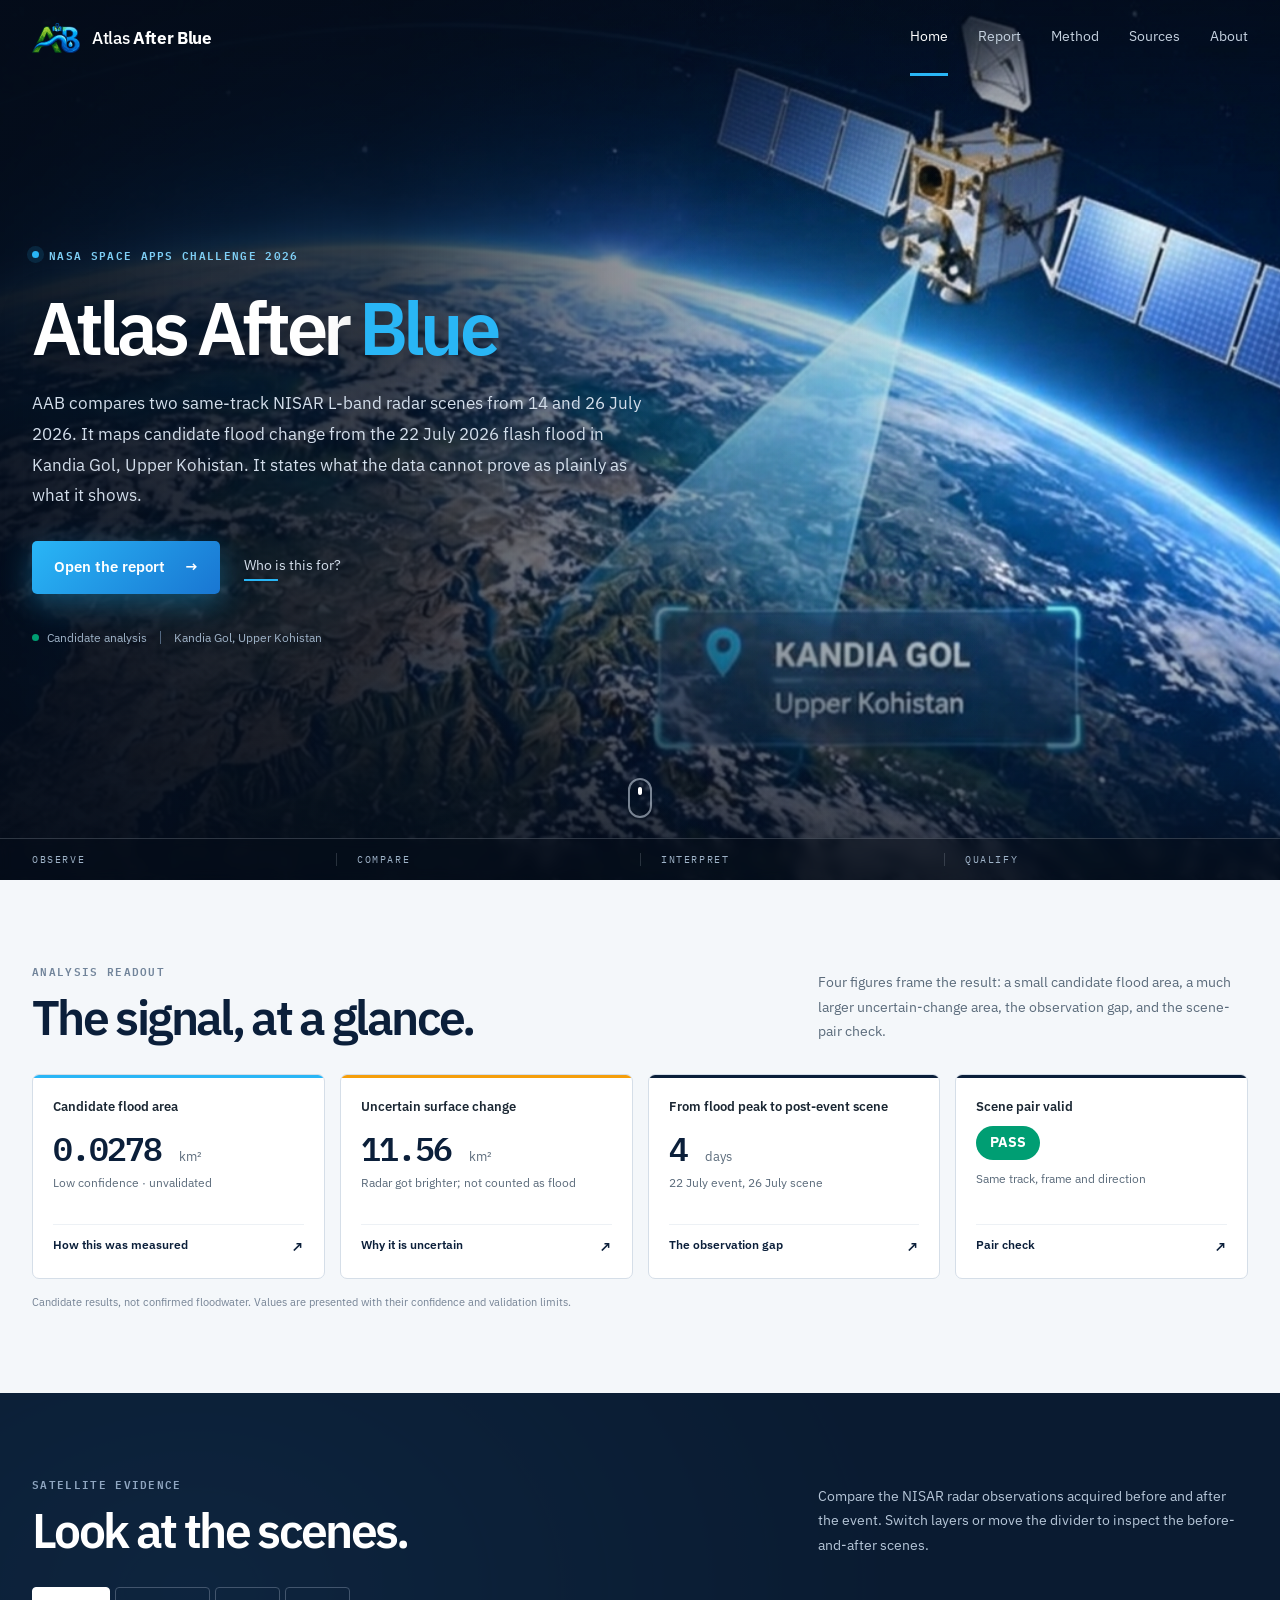
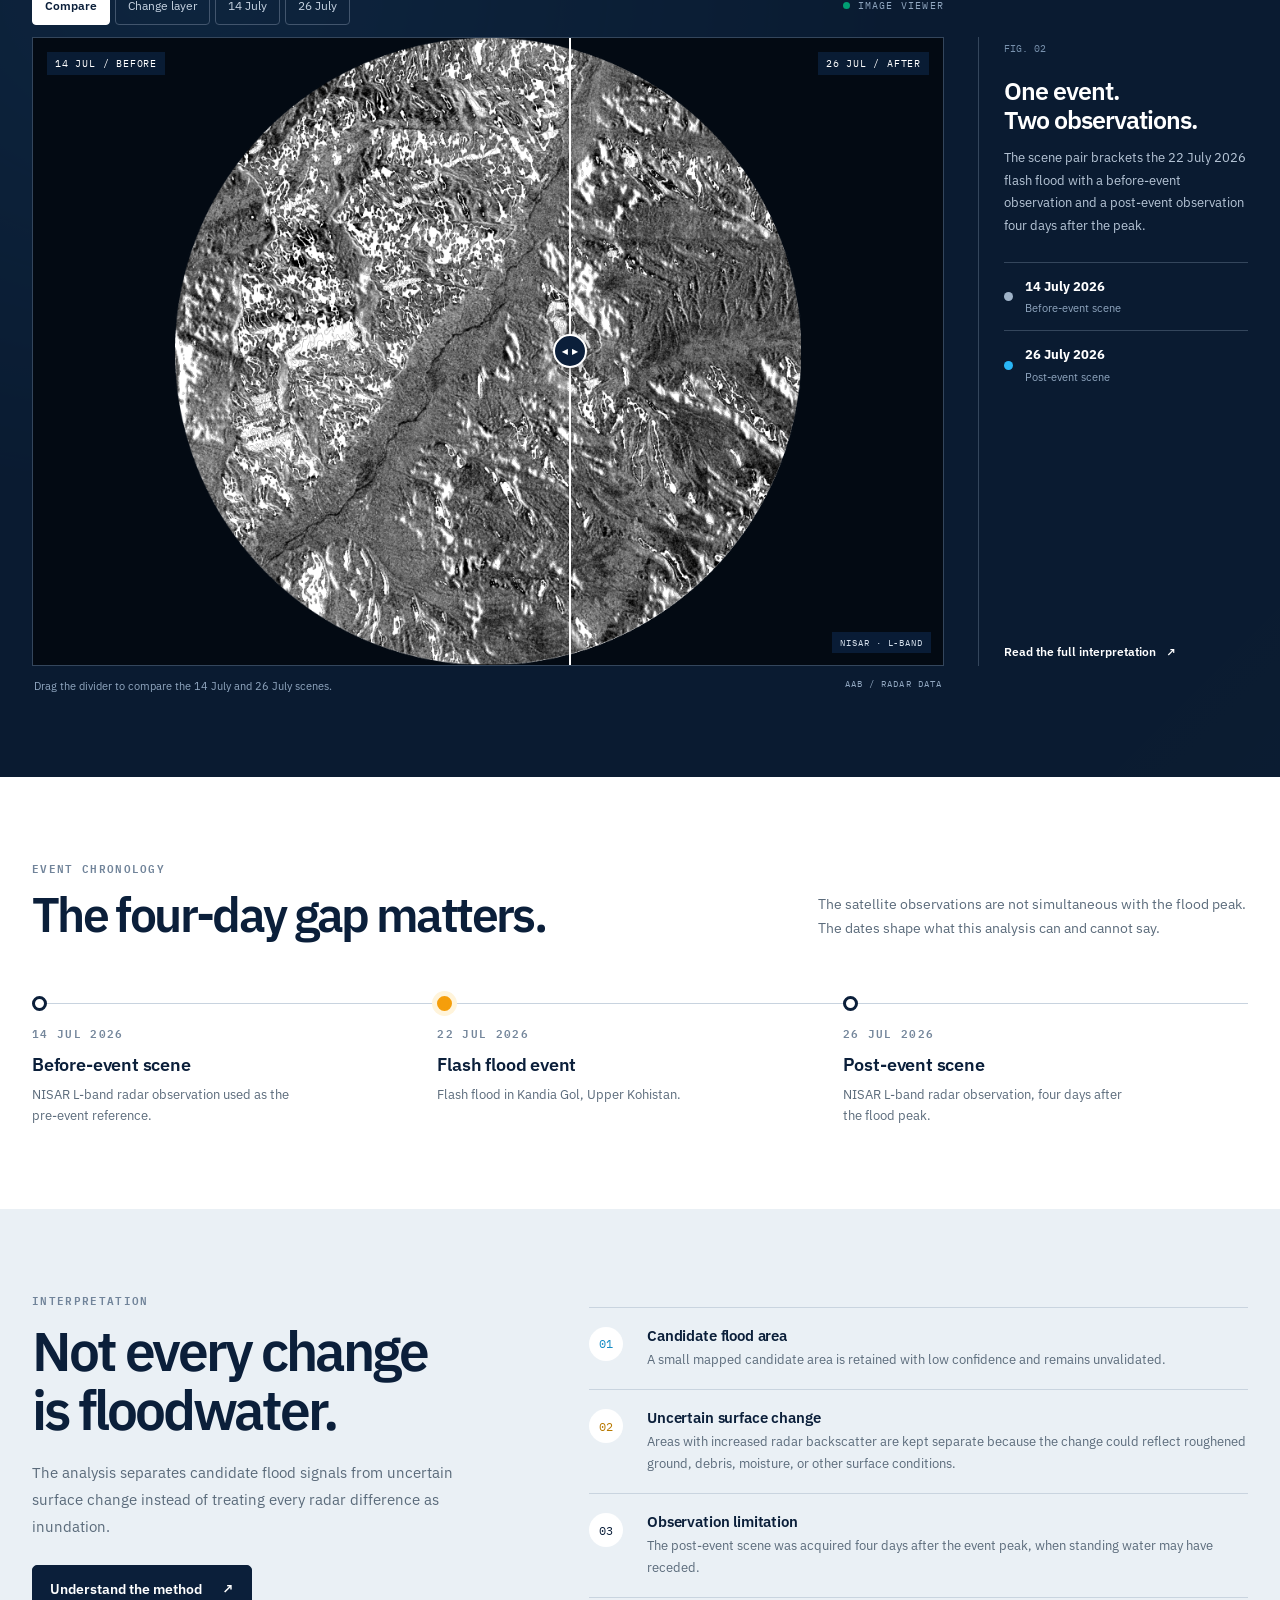
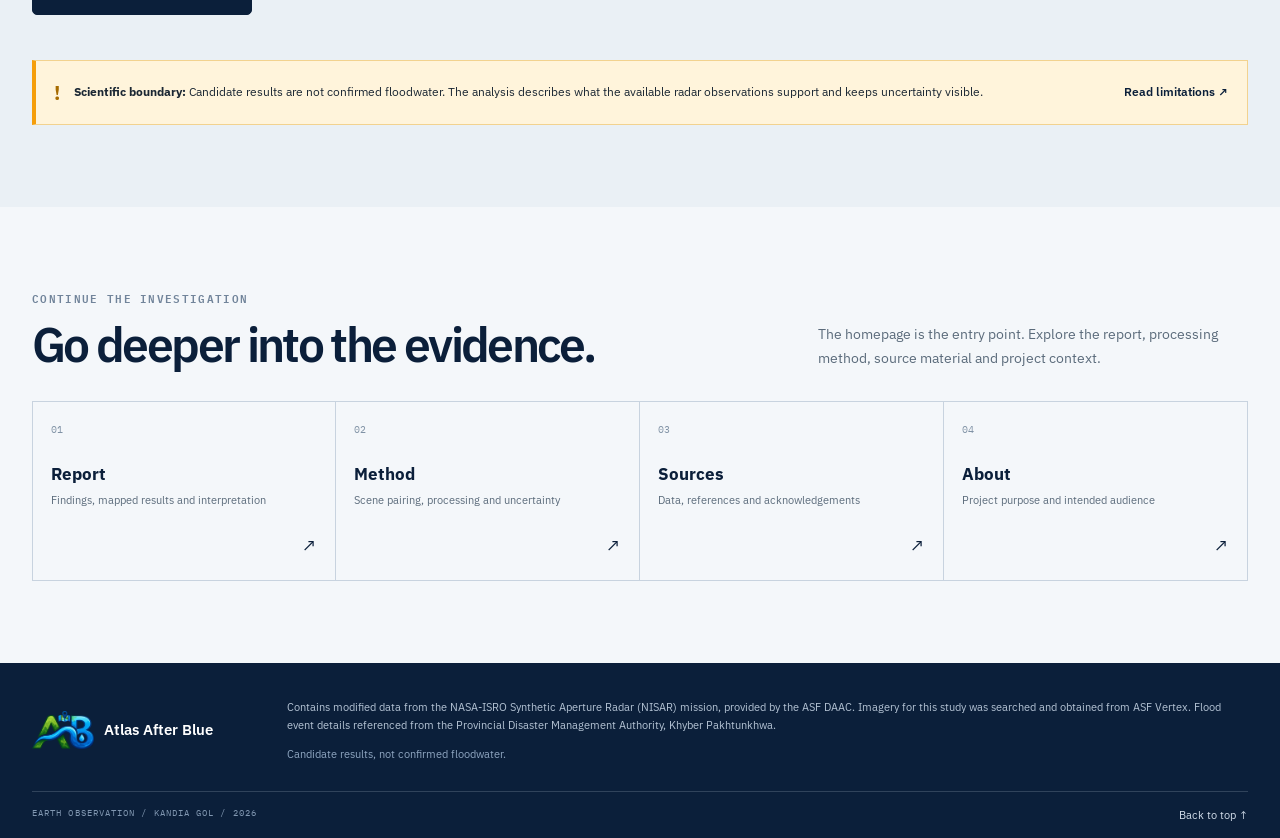
<file: aab/index.html>
<!doctype html>
<html lang="en">
<head>
  <meta charset="utf-8">
  <meta name="viewport" content="width=device-width,initial-scale=1">
  <meta name="description" content="Atlas After Blue compares two same-track NISAR L-band radar scenes to map candidate flood change from the 22 July 2026 flash flood in Kandia Gol, Upper Kohistan.">
  <meta name="theme-color" content="#0B1F3A">
  <title>Atlas After Blue | NISAR flood-change investigation</title>
  <link rel="icon" href="img/logo.png">
  <link rel="preconnect" href="https://fonts.googleapis.com">
  <link rel="preconnect" href="https://fonts.gstatic.com" crossorigin>
  <link href="https://fonts.googleapis.com/css2?family=IBM+Plex+Mono:wght@400;500;600&family=IBM+Plex+Sans:wght@400;500;600;700&display=swap" rel="stylesheet">
  <link rel="stylesheet" href="css/style.css">
  <link rel="stylesheet" href="css/home.css">
  <link rel="stylesheet" href="css/hero-upgrade.css">
  <script>document.documentElement.classList.add('js');</script>
</head>
<body>
  <a class="skip-link" href="#main">Skip to content</a>
  <header class="site-header" id="site-header">
    <div class="header-inner">
      <a class="brand" href="index.html" aria-label="Atlas After Blue home">
        <img src="img/logo.png" alt="">
        <span>Atlas <b>After Blue</b></span>
      </a>
      <button class="menu-toggle" id="menu-toggle" aria-expanded="false" aria-controls="site-nav">
        <span class="menu-lines" aria-hidden="true"></span><span class="sr-only">Toggle navigation</span>
      </button>
      <nav class="site-nav" id="site-nav" aria-label="Main navigation">
        <a href="index.html" aria-current="page">Home</a>
        <a href="report.html">Report</a>
        <a href="method.html">Method</a>
        <a href="sources.html">Sources</a>
        <a href="about.html">About</a>
      </nav>
    </div>
  </header>

  <main id="main">
    <!-- HERO: Earth is the full-bleed background -->
    <section class="hero" id="hero">
      <div class="hero-bg">
        <img class="hero-bg-img" src="img/earth-orbit-hero.jpg" alt="Earth seen from orbit with a radar satellite scanning the Kandia Gol area of Upper Kohistan" fetchpriority="high">
        <div class="hero-shade" aria-hidden="true"></div>
        <div class="hero-glow" aria-hidden="true"></div>
        <div class="hero-scan" aria-hidden="true"></div>
      </div>

      <div class="hero-grid">
        <div class="hero-copy">
          <div class="eyebrow"><span class="eyebrow-mark"></span> NASA SPACE APPS CHALLENGE 2026</div><br>
                <h1>Atlas After <span>Blue</span></h1>
          <p class="hero-lead">AAB compares two same-track NISAR L-band radar scenes from 14 and 26 July 2026. It maps candidate flood change from the 22 July 2026 flash flood in Kandia Gol, Upper Kohistan. It states what the data cannot prove as plainly as what it shows.</p>
          <div class="hero-actions">
            <a class="button button-primary" href="report.html">Open the report <span aria-hidden="true">→</span></a>
            <a class="quiet-link" href="about.html#audience">Who is this for?</a>
          </div>
          <div class="hero-meta">
            <span><i class="status-dot"></i> Candidate analysis</span>
            <span class="meta-separator"></span>
            <span>Kandia Gol, Upper Kohistan</span>
          </div>
        </div>
      </div>

      <a class="scroll-cue" href="#readout-title" aria-label="Scroll to key figures"><span></span></a>

      <div class="hero-bottom-grid" aria-hidden="true">
        <span>OBSERVE</span><span>COMPARE</span><span>INTERPRET</span><span>QUALIFY</span>
      </div>
    </section>

    <!-- KEY FIGURES -->
    <section class="readout section-pad" aria-labelledby="readout-title">
      <div class="section-heading reveal">
        <div>
          <p class="section-index">ANALYSIS READOUT</p>
          <h2 id="readout-title">The signal, at a glance.</h2>
        </div>
        <p class="section-intro">Four figures frame the result: a small candidate flood area, a much larger uncertain-change area, the observation gap, and the scene-pair check.</p>
      </div>
      <div class="metrics-grid" id="metrics">
        <article class="metric-card metric-blue reveal" style="--d:0ms">
          <span class="metric-art metric-art-water" aria-hidden="true">
            <svg viewBox="0 0 64 44" focusable="false"><path d="M5 13c7-5 13-5 20 0s13 5 20 0 9-5 14-2M5 23c7-5 13-5 20 0s13 5 20 0 9-5 14-2M5 33c7-5 13-5 20 0s13 5 20 0 9-5 14-2"/><path d="M5 6h54" class="water-line-top"/></svg>
          </span>
          <p class="metric-label">Candidate flood area</p>
          <p class="metric-value"><b class="count" data-to="0.0278" data-dec="4">0.0278</b> <span>km²</span></p>
          <p class="metric-note">Low confidence · unvalidated</p>
          <a href="report.html#map" class="metric-link">How this was measured <span>↗</span></a>
        </article>
        <article class="metric-card metric-amber reveal" style="--d:80ms">
          <p class="metric-label">Uncertain surface change</p>
          <p class="metric-value"><b class="count" data-to="11.56" data-dec="2">11.56</b> <span>km²</span></p>
          <p class="metric-note">Radar got brighter; not counted as flood</p>
          <a href="method.html#thresholds" class="metric-link">Why it is uncertain <span>↗</span></a>
        </article>
        <article class="metric-card metric-navy reveal" style="--d:160ms">
          <p class="metric-label">From flood peak to post-event scene</p>
          <p class="metric-value metric-value-calendar"><svg viewBox="0 0 24 24" aria-hidden="true" focusable="false"><rect x="3.5" y="5" width="17" height="16" rx="2"/><path d="M7.5 3v4M16.5 3v4M4 9.5h16"/><path d="M8 13h2M14 13h2M8 17h2"/></svg><b class="count" data-to="4" data-dec="0">4</b> <span>days</span></p>
          <p class="metric-note">22 July event, 26 July scene</p>
          <a href="report.html#limitations" class="metric-link">The observation gap <span>↗</span></a>
        </article>
        <article class="metric-card metric-navy reveal" style="--d:240ms">
          <p class="metric-label">Scene pair valid</p>
          <p class="metric-status"><span class="pass-badge">PASS</span></p>
          <p class="metric-note">Same track, frame and direction</p>
          <a href="method.html#pair" class="metric-link">Pair check <span>↗</span></a>
        </article>
      </div>
      <p class="data-footnote">Candidate results, not confirmed floodwater. Values are presented with their confidence and validation limits.</p>
    </section>

    <!-- IMAGE EXPLORER -->
    <section class="explorer section-pad" aria-labelledby="explorer-title">
      <div class="section-heading section-heading-light reveal">
        <div>
          <p class="section-index">SATELLITE EVIDENCE</p>
          <h2 id="explorer-title">Look at the scenes.</h2>
        </div>
        <p class="section-intro">Compare the NISAR radar observations acquired before and after the event. Switch layers or move the divider to inspect the before-and-after scenes.</p>
      </div>
      <div class="explorer-layout reveal">
        <div class="explorer-main">
          <div class="viewer-toolbar">
            <div class="layer-tabs" role="group" aria-label="Choose radar layer">
              <button type="button" class="layer-tab is-active" data-layer="compare" aria-pressed="true">Compare</button>
              <button type="button" class="layer-tab" data-layer="change" aria-pressed="false">Change layer</button>
              <button type="button" class="layer-tab" data-layer="before" aria-pressed="false">14 July</button>
              <button type="button" class="layer-tab" data-layer="after" aria-pressed="false">26 July</button>
            </div>
            <span class="viewer-live"><i></i> IMAGE VIEWER</span>
          </div>
          <div class="radar-viewer" id="radar-viewer">
            <div class="compare-stage" id="compare-stage">
              <img class="radar-image radar-base" src="img/pre.png" alt="NISAR L-band radar scene from 14 July 2026, before the flash flood">
              <div class="radar-after-clip" id="radar-after-clip">
                <img class="radar-image radar-after" src="img/post.png" alt="NISAR L-band radar scene from 26 July 2026, after the flash flood">
              </div>
              <div class="compare-divider" id="compare-divider"><span>◀</span><span>▶</span></div>
              <div class="compare-captions"><span>14 JUL / BEFORE</span><span>26 JUL / AFTER</span></div>
              <input id="compare-range" class="compare-range" type="range" min="0" max="100" value="50" aria-label="Move comparison divider between before and after radar scenes">
            </div>
            <img class="single-layer" id="single-layer" src="img/change.png" alt="NISAR radar backscatter change image" hidden>
            <div class="single-layer-caption" id="single-layer-caption" hidden></div>
            <div class="viewer-corner">NISAR · L-BAND</div>
          </div>
          <div class="viewer-foot">
            <span id="viewer-caption">Drag the divider to compare the 14 July and 26 July scenes.</span>
            <span class="mono">AAB / RADAR DATA</span>
          </div>
        </div>
        <aside class="explorer-aside">
          <div class="aside-number mono">FIG. 02</div>
          <h3>One event.<br>Two observations.</h3>
          <p>The scene pair brackets the 22 July 2026 flash flood with a before-event observation and a post-event observation four days after the peak.</p>
          <div class="scene-date"><span class="date-marker"></span><div><b>14 July 2026</b><small>Before-event scene</small></div></div>
          <div class="scene-date"><span class="date-marker date-marker-blue"></span><div><b>26 July 2026</b><small>Post-event scene</small></div></div>
          <a class="aside-link" href="report.html">Read the full interpretation <span>↗</span></a>
        </aside>
      </div>
    </section>

    <!-- EVENT TIMELINE -->
    <section class="timeline-section section-pad" aria-labelledby="timeline-title">
      <div class="section-heading reveal">
        <div><p class="section-index">EVENT CHRONOLOGY</p><h2 id="timeline-title">The four-day gap matters.</h2></div>
        <p class="section-intro">The satellite observations are not simultaneous with the flood peak. The dates shape what this analysis can and cannot say.</p>
      </div>
      <div class="event-timeline">
        <article class="timeline-stop reveal" style="--d:0ms">
          <span class="timeline-node"></span><p class="timeline-date mono">14 JUL 2026</p><h3>Before-event scene</h3><p>NISAR L-band radar observation used as the pre-event reference.</p>
        </article>
        <article class="timeline-stop timeline-event reveal" style="--d:120ms">
          <span class="timeline-node"></span><p class="timeline-date mono">22 JUL 2026</p><h3>Flash flood event</h3><p>Flash flood in Kandia Gol, Upper Kohistan.</p>
        </article>
        <article class="timeline-stop reveal" style="--d:240ms">
          <span class="timeline-node"></span><p class="timeline-date mono">26 JUL 2026</p><h3>Post-event scene</h3><p>NISAR L-band radar observation, four days after the flood peak.</p>
        </article>
      </div>
    </section>

    <!-- INTERPRETATION -->
    <section class="interpretation section-pad" aria-labelledby="interp-title">
      <div class="interpretation-grid">
        <div class="reveal">
          <p class="section-index">INTERPRETATION</p>
          <h2 id="interp-title">Not every change<br>is floodwater.</h2>
          <p class="interpretation-lead">The analysis separates candidate flood signals from uncertain surface change instead of treating every radar difference as inundation.</p>
          <a class="button button-dark" href="method.html">Understand the method <span>↗</span></a>
        </div>
        <div class="interpretation-notes">
          <article class="interpretation-row reveal" style="--d:0ms">
            <span class="interpretation-symbol symbol-blue">01</span>
            <div><h3>Candidate flood area</h3><p>A small mapped candidate area is retained with low confidence and remains unvalidated.</p></div>
          </article>
          <article class="interpretation-row reveal" style="--d:100ms">
            <span class="interpretation-symbol symbol-amber">02</span>
            <div><h3>Uncertain surface change</h3><p>Areas with increased radar backscatter are kept separate because the change could reflect roughened ground, debris, moisture, or other surface conditions.</p></div>
          </article>
          <article class="interpretation-row reveal" style="--d:200ms">
            <span class="interpretation-symbol symbol-navy">03</span>
            <div><h3>Observation limitation</h3><p>The post-event scene was acquired four days after the event peak, when standing water may have receded.</p></div>
          </article>
        </div>
      </div>
      <div class="limits-strip reveal"><span class="limits-icon">!</span><p><b>Scientific boundary:</b> Candidate results are not confirmed floodwater. The analysis describes what the available radar observations support and keeps uncertainty visible.</p><a href="report.html#limitations">Read limitations ↗</a></div>
    </section>

    <!-- EXPLORE SITE -->
    <section class="explore-pages section-pad" aria-labelledby="continue-title">
      <div class="section-heading reveal">
        <div><p class="section-index">CONTINUE THE INVESTIGATION</p><h2 id="continue-title">Go deeper into the evidence.</h2></div>
        <p class="section-intro">The homepage is the entry point. Explore the report, processing method, source material and project context.</p>
      </div>
      <div class="page-links">
        <a class="page-link reveal" style="--d:0ms" href="report.html"><span class="page-link-index mono">01</span><span><b>Report</b><small>Findings, mapped results and interpretation</small></span><i>↗</i></a>
        <a class="page-link reveal" style="--d:70ms" href="method.html"><span class="page-link-index mono">02</span><span><b>Method</b><small>Scene pairing, processing and uncertainty</small></span><i>↗</i></a>
        <a class="page-link reveal" style="--d:140ms" href="sources.html"><span class="page-link-index mono">03</span><span><b>Sources</b><small>Data, references and acknowledgements</small></span><i>↗</i></a>
        <a class="page-link reveal" style="--d:210ms" href="about.html"><span class="page-link-index mono">04</span><span><b>About</b><small>Project purpose and intended audience</small></span><i>↗</i></a>
      </div>
    </section>
  </main>

  <footer class="site-footer">
    <div class="footer-main">
      <a class="footer-brand" href="index.html"><img src="img/logo.png" alt=""><span>Atlas After Blue</span></a>
      <p id="ack">AAB · NASA Space Apps Challenge 2026.</p>
      <p class="footer-disclaimer">Candidate results, not confirmed floodwater.</p>
    </div>
    <div class="footer-bottom"><span>EARTH OBSERVATION / KANDIA GOL / 2026</span><a href="#main">Back to top ↑</a></div>
  </footer>

  <script src="js/common.js?v=3"></script>
  <script src="js/home.js?v=3"></script>
</body>
</html>
</file>
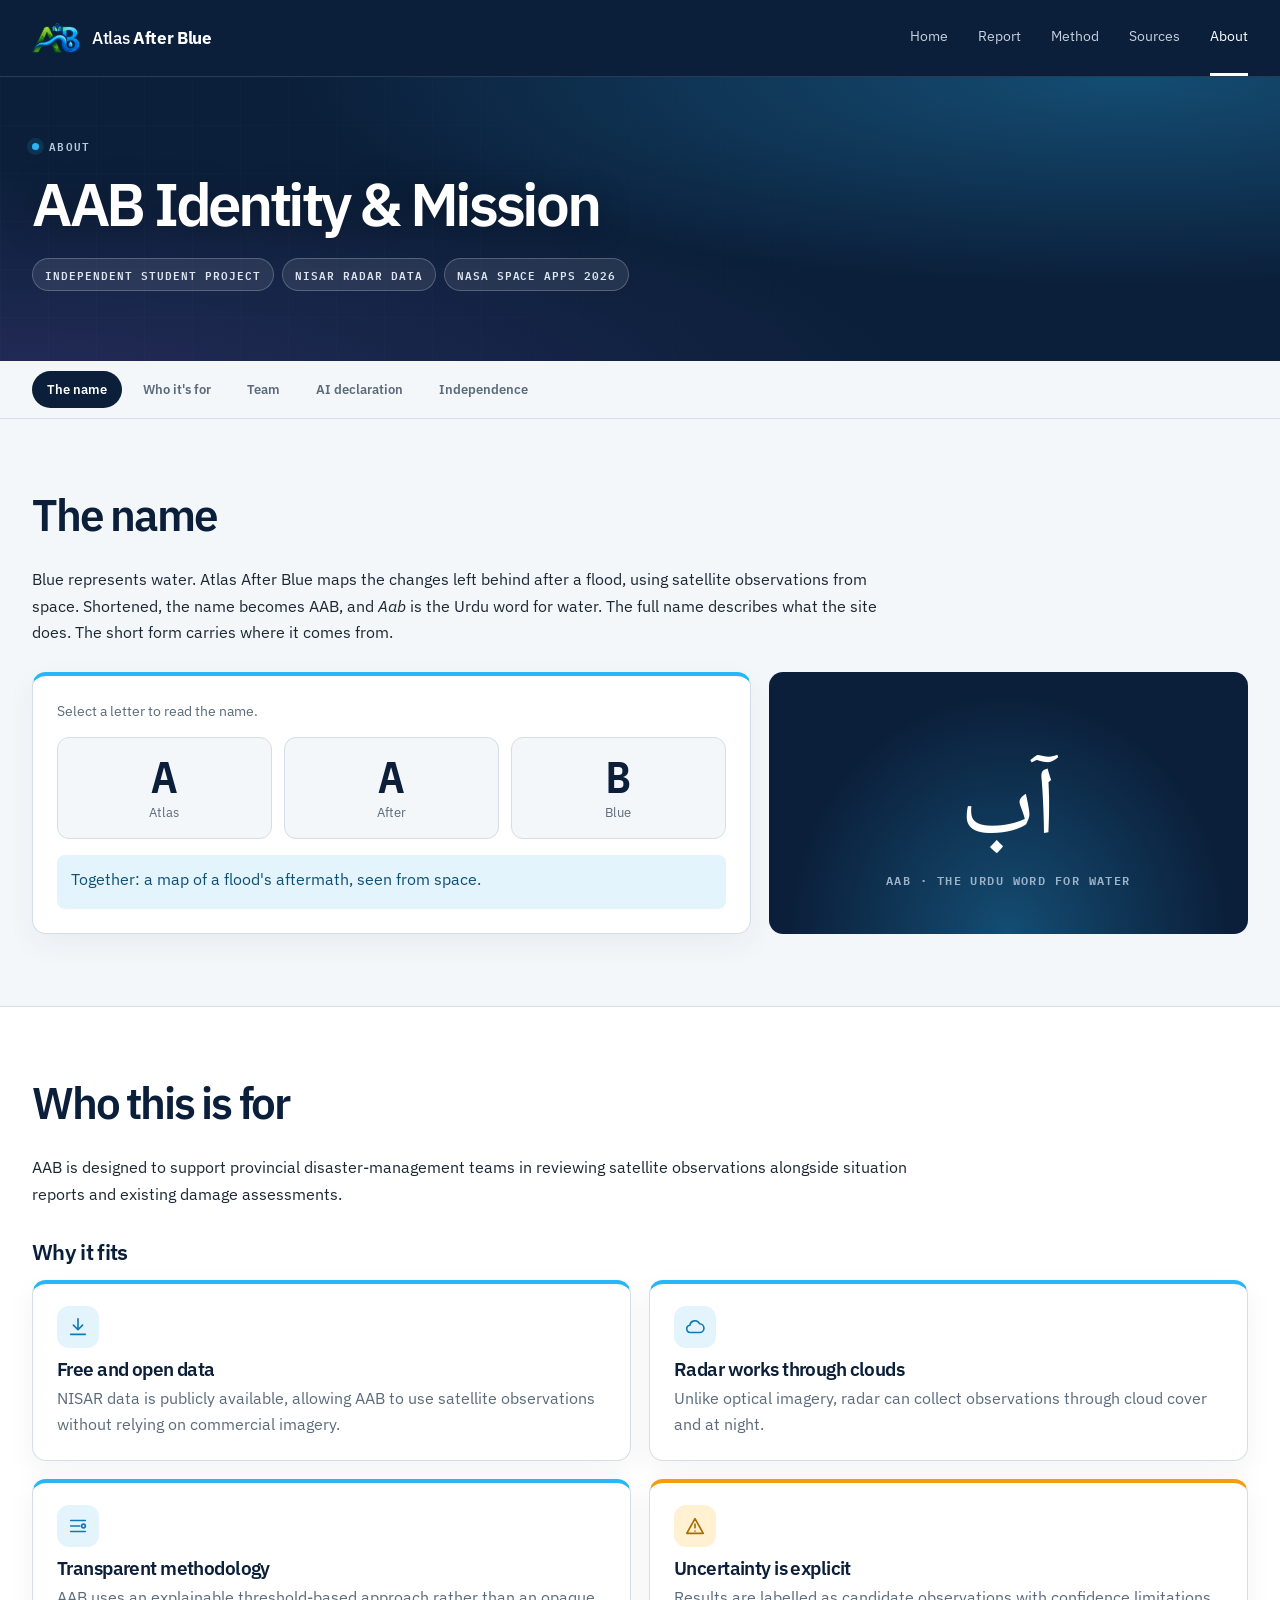
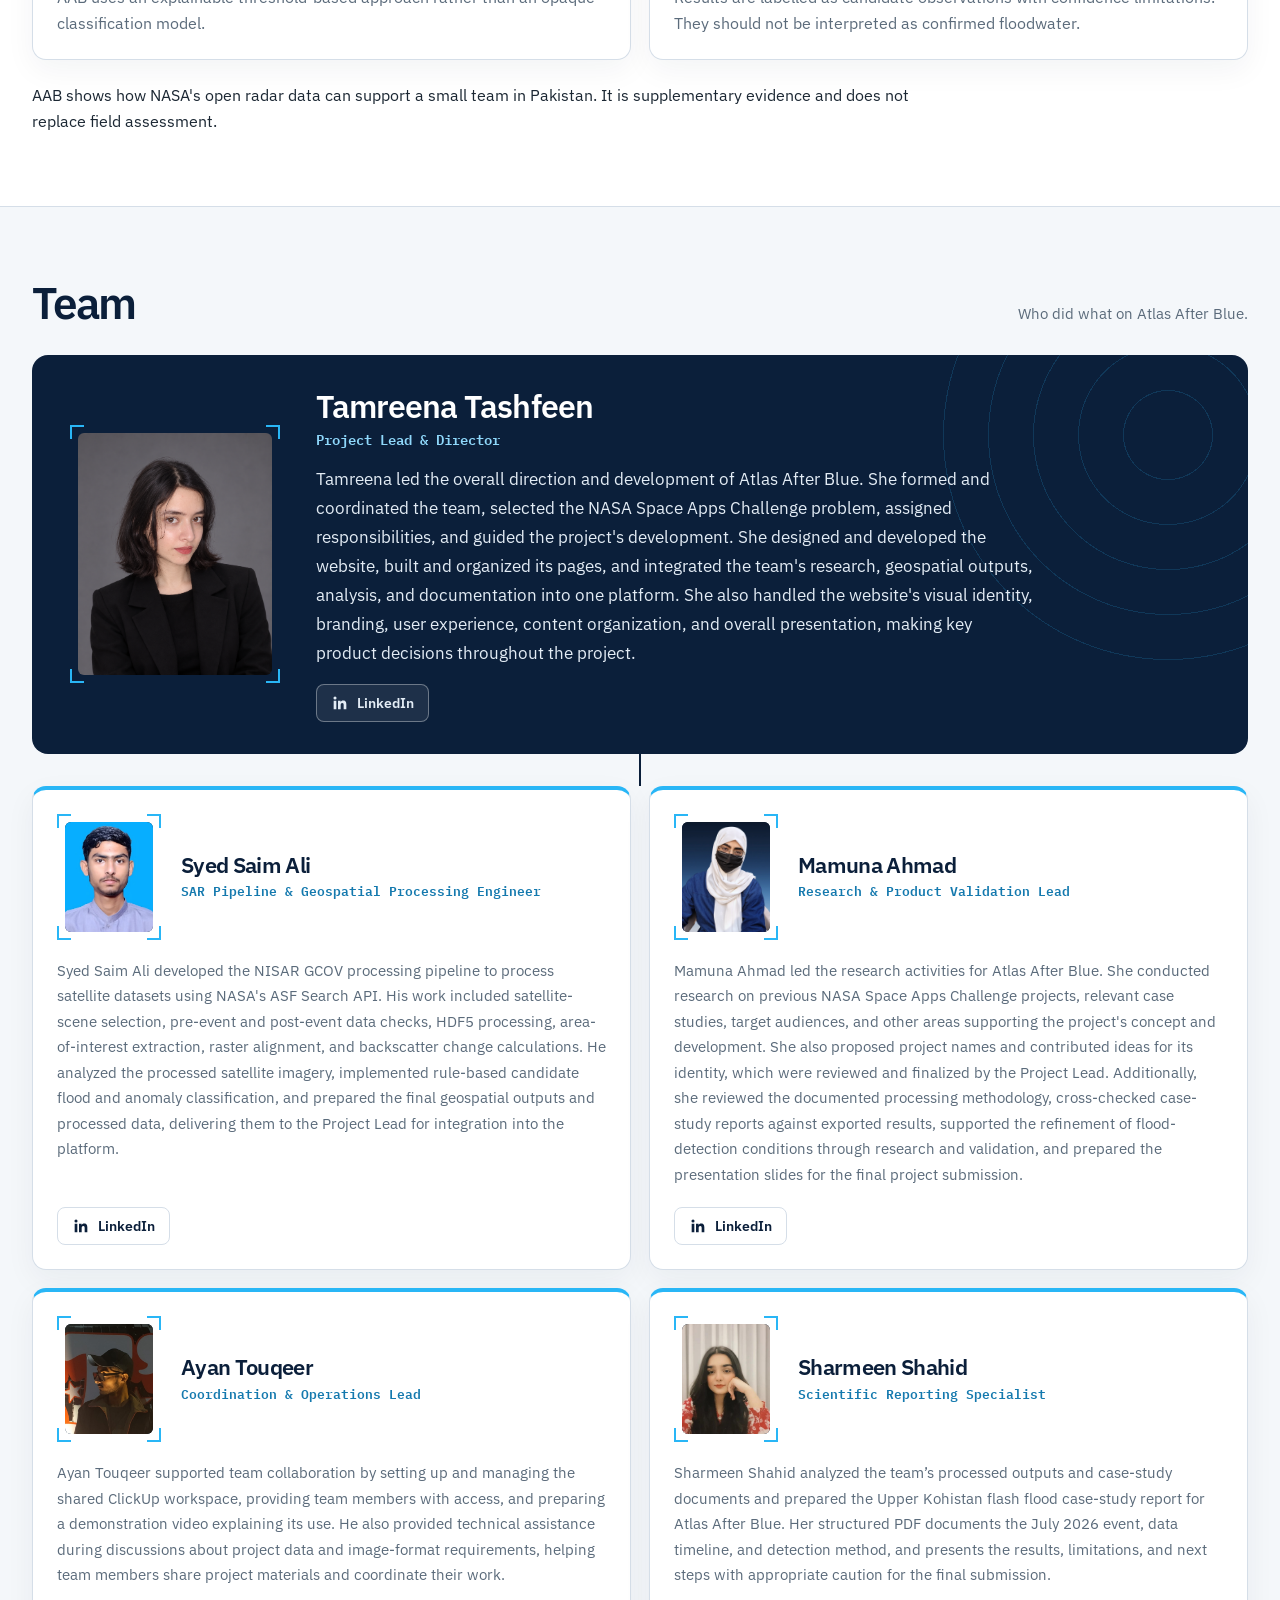
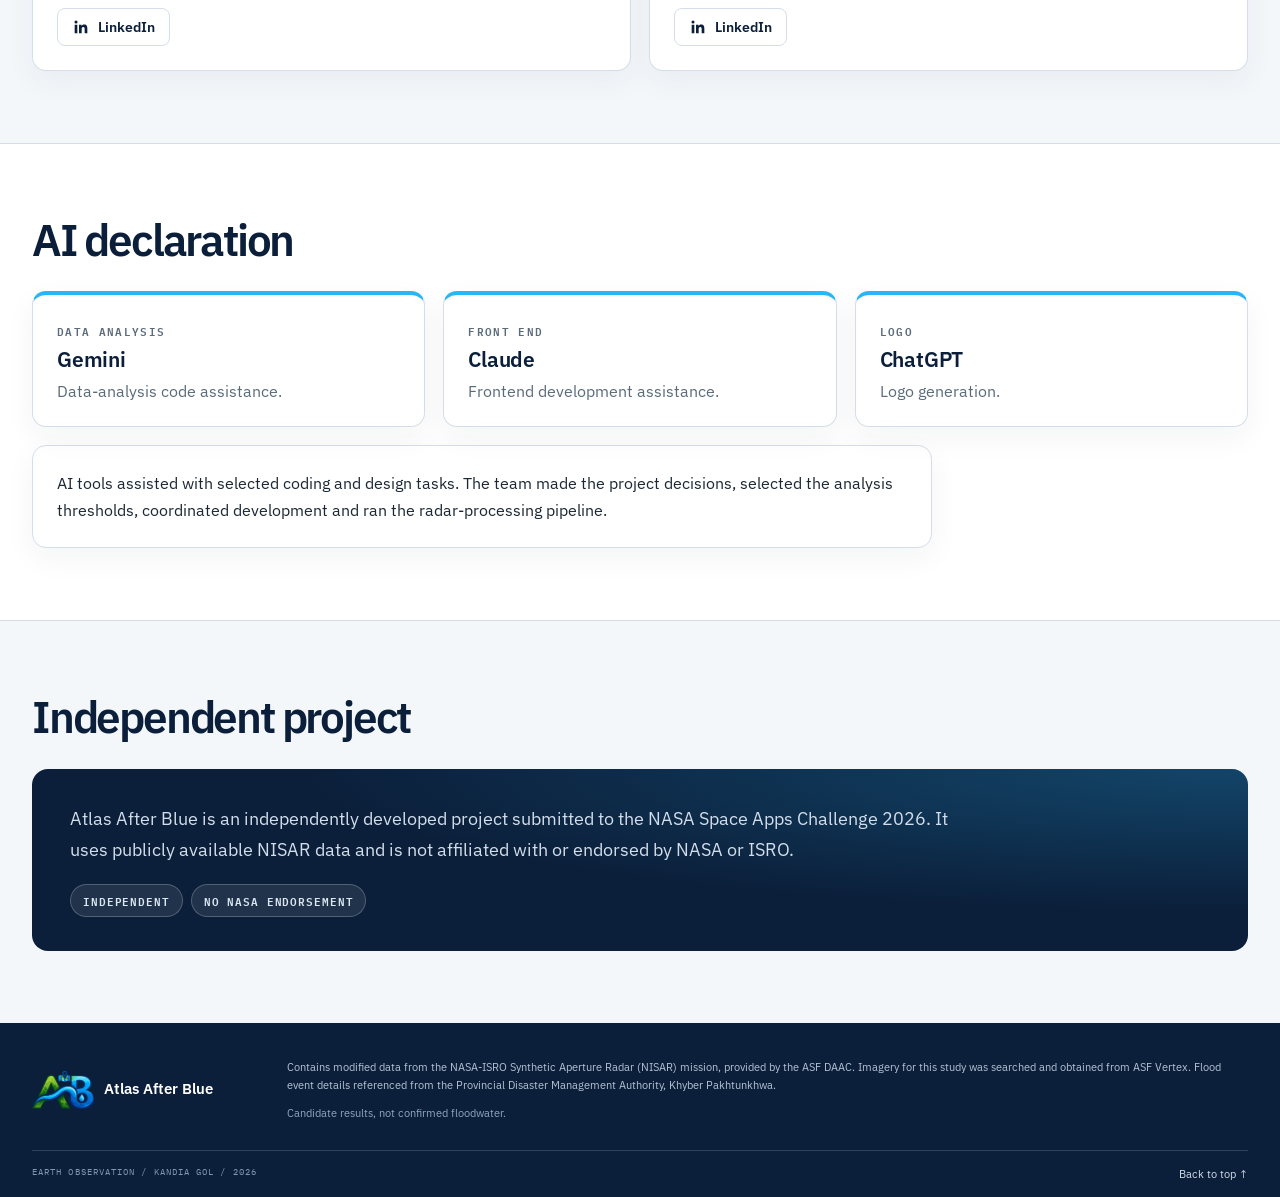
<file: aab/about.html>
<!doctype html>
<html lang="en">
<head>
  <meta charset="utf-8">
  <meta name="viewport" content="width=device-width, initial-scale=1">
  <title>About | Atlas After Blue</title>
  <meta name="description" content="Learn about Atlas After Blue, its intended users, team, use of AI tools and independent status.">
  <meta name="theme-color" content="#0B1F3A">
  <link rel="icon" href="img/logo.png">
  <link rel="preconnect" href="https://fonts.googleapis.com">
  <link rel="preconnect" href="https://fonts.gstatic.com" crossorigin>
  <link href="https://fonts.googleapis.com/css2?family=IBM+Plex+Mono:wght@400;500;600&family=IBM+Plex+Sans:wght@400;500;600;700&family=Noto+Naskh+Arabic:wght@400;600&display=swap" rel="stylesheet">
  <link rel="stylesheet" href="css/style.css">
  <link rel="stylesheet" href="css/home.css">
  <link rel="stylesheet" href="css/method.css">
  <link rel="stylesheet" href="css/about.css">
  <script>document.documentElement.classList.add('js');</script>
</head>
<body>
  <a class="skip-link" href="#content">Skip to content</a>

  <header class="site-header">
    <div class="header-inner">
      <a class="brand" href="index.html" aria-label="Atlas After Blue home">
        <img src="img/logo.png" alt="">
        <span>Atlas <b>After Blue</b></span>
      </a>
      <button class="menu-toggle" id="menu-toggle" aria-expanded="false" aria-controls="site-nav">
        <span class="menu-lines" aria-hidden="true"></span><span class="sr-only">Toggle navigation</span>
      </button>
      <nav class="site-nav" id="site-nav" aria-label="Main navigation">
        <a href="index.html">Home</a>
        <a href="report.html">Report</a>
        <a href="method.html">Method</a>
        <a href="sources.html">Sources</a>
        <a href="about.html" aria-current="page">About</a>
      </nav>
    </div>
  </header>

  <section class="m-hero">
    <div class="mwrap rwrap">
      <div class="eyebrow"><span class="eyebrow-mark"></span> ABOUT</div>
      <h1>AAB Identity & Mission</h1>
      <ul class="hero-chips" aria-label="Project facts">
        <li>Independent student project</li>
        <li>NISAR radar data</li>
        <li>NASA Space Apps 2026</li>
      </ul>
    </div>
  </section>

  <nav class="subnav" aria-label="On this page">
    <div class="mwrap">
      <a href="#the-name" aria-current="true">The name</a>
      <a href="#audience">Who it's for</a>
      <a href="#team">Team</a>
      <a href="#ai-declaration">AI declaration</a>
      <a href="#independence">Independence</a>
    </div>
  </nav>

  <main id="content">

    <!-- 1. THE NAME -->
    <section class="msec" id="the-name" aria-labelledby="name-title">
      <div class="mwrap">
        <div class="mhead reveal">
          <h2 id="name-title">The name</h2>
        </div>
        <p class="name-copy reveal">Blue represents water. Atlas After Blue maps the changes left behind after a flood, using satellite observations from space. Shortened, the name becomes AAB, and <em>Aab</em> is the Urdu word for water. The full name describes what the site does. The short form carries where it comes from.</p>
        <div class="name-lab reveal">
          <div class="name-card">
            <p class="cap">Select a letter to read the name.</p>
            <div class="letter-row" role="group" aria-label="Letters of AAB">
              <button class="letter" type="button" aria-pressed="false" data-say="Atlas: the map. The site maps what remains."><b>A</b><span>Atlas</span></button>
              <button class="letter" type="button" aria-pressed="false" data-say="After: the time once the water has passed."><b>A</b><span>After</span></button>
              <button class="letter" type="button" aria-pressed="false" data-say="Blue: water."><b>B</b><span>Blue</span></button>
            </div>
            <p class="letter-out" id="letter-out" aria-live="polite">Together: a map of a flood's aftermath, seen from space.</p>
          </div>
          <div class="urdu-card" id="urdu-card">
            <div class="ripples" aria-hidden="true"><i></i><i></i><i></i></div>
            <div>
              <span class="urdu-name" lang="ur" dir="rtl" aria-label="Aab">آب</span>
              <p class="urdu-sub">AAB · the Urdu word for water</p>
            </div>
          </div>
        </div>
      </div>
    </section>

    <!-- 2. AUDIENCE -->
    <section class="msec alt" id="audience" aria-labelledby="aud-title">
      <div class="mwrap">
        <div class="mhead reveal">
          <h2 id="aud-title">Who this is for</h2>
        </div>
        <p class="about-copy reveal">AAB is designed to support provincial disaster-management teams in reviewing satellite observations alongside situation reports and existing damage assessments.</p>
        <h3 class="why-title reveal">Why it fits</h3>
        <div class="why-grid">
          <article class="why-card reveal">
            <div class="why-ic" aria-hidden="true"><svg viewBox="0 0 24 24"><path d="M12 3v12M7 10l5 5 5-5M4 20h16"/></svg></div>
            <h3>Free and open data</h3>
            <p>NISAR data is publicly available, allowing AAB to use satellite observations without relying on commercial imagery.</p>
          </article>
          <article class="why-card reveal" style="--d:70ms">
            <div class="why-ic" aria-hidden="true"><svg viewBox="0 0 24 24"><path d="M7 18a4 4 0 0 1-.5-7.97A5.5 5.5 0 0 1 17 8.5a4.5 4.5 0 0 1 0 9.5H7z"/></svg></div>
            <h3>Radar works through clouds</h3>
            <p>Unlike optical imagery, radar can collect observations through cloud cover and at night.</p>
          </article>
          <article class="why-card reveal" style="--d:140ms">
            <div class="why-ic" aria-hidden="true"><svg viewBox="0 0 24 24"><path d="M4 6h16M4 12h10M4 18h16"/><circle cx="18" cy="12" r="2"/></svg></div>
            <h3>Transparent methodology</h3>
            <p>AAB uses an explainable threshold-based approach rather than an opaque classification model.</p>
          </article>
          <article class="why-card caution reveal" style="--d:210ms">
            <div class="why-ic" aria-hidden="true"><svg viewBox="0 0 24 24"><path d="M12 4l9 16H3z"/><path d="M12 10v4M12 17.5v.01"/></svg></div>
            <h3>Uncertainty is explicit</h3>
            <p>Results are labelled as candidate observations with confidence limitations. They should not be interpreted as confirmed floodwater.</p>
          </article>
        </div>
        <p class="why-closing reveal">AAB shows how NASA's open radar data can support a small team in Pakistan. It is supplementary evidence and does not replace field assessment.</p>
      </div>
    </section>

    <!-- 3. TEAM -->
    <section class="msec" id="team" aria-labelledby="team-title">
      <div class="mwrap">
        <div class="mhead reveal">
          <h2 id="team-title">Team</h2>
          <p class="sub">Who did what on Atlas After Blue.</p>
        </div>
        <div id="team-board" class="team-board" aria-live="polite">
          <p class="team-load-note">Loading team…</p>
        </div>
      </div>
    </section>

    <!-- 4. AI DECLARATION -->
    <section class="msec alt" id="ai-declaration" aria-labelledby="ai-title">
      <div class="mwrap">
        <div class="mhead reveal">
          <h2 id="ai-title">AI declaration</h2>
        </div>
        <div class="ai-grid reveal">
          <article class="ai-tool">
            <span class="tag">Data analysis</span>
            <h3>Gemini</h3>
            <p>Data-analysis code assistance.</p>
          </article>
          <article class="ai-tool">
            <span class="tag">Front end</span>
            <h3>Claude</h3>
            <p>Frontend development assistance.</p>
          </article>
          <article class="ai-tool">
            <span class="tag">Logo</span>
            <h3>ChatGPT</h3>
            <p>Logo generation.</p>
          </article>
        </div>
        <article class="mcard ai-full reveal">
          <p>AI tools assisted with selected coding and design tasks. The team made the project decisions, selected the analysis thresholds, coordinated development and ran the radar-processing pipeline.</p>
        </article>
      </div>
    </section>

    <!-- 5. INDEPENDENCE -->
    <section class="msec" id="independence" aria-labelledby="indep-title">
      <div class="mwrap">
        <div class="mhead reveal">
          <h2 id="indep-title">Independent project</h2>
        </div>
        <article class="short reveal">
          <p>Atlas After Blue is an independently developed project submitted to the NASA Space Apps Challenge 2026. It uses publicly available NISAR data and is not affiliated with or endorsed by NASA or ISRO.</p>
          <div class="indep-tags" aria-hidden="true">
            <span>Independent</span><span>No NASA endorsement</span>
          </div>
        </article>
      </div>
    </section>
  </main>

  <footer class="site-footer">
    <div class="footer-main">
      <a class="footer-brand" href="index.html"><img src="img/logo.png" alt=""><span>Atlas After Blue</span></a>
      <p id="ack">AAB · NASA Space Apps Challenge 2026.</p>
      <p class="footer-disclaimer">Candidate results, not confirmed floodwater.</p>
    </div>
    <div class="footer-bottom"><span>EARTH OBSERVATION / KANDIA GOL / 2026</span><a href="#content">Back to top ↑</a></div>
  </footer>

  <script src="js/common.js"></script>
  <script>
    (() => {
      "use strict";
      const $ = (s, r = document) => r.querySelector(s);
      const $$ = (s, r = document) => Array.from(r.querySelectorAll(s));
      const reduce = window.matchMedia("(prefers-reduced-motion: reduce)").matches;

      /* ---------- Reveal on scroll (same behaviour as the Method page) ---------- */
      const io = "IntersectionObserver" in window && !reduce
        ? new IntersectionObserver(entries => entries.forEach(en => {
            if (en.isIntersecting) { en.target.classList.add("in"); io.unobserve(en.target); }
          }), { threshold: 0.12, rootMargin: "0px 0px -6% 0px" })
        : null;
      const reveal = el => (io ? io.observe(el) : el.classList.add("in"));
      $$(".reveal").forEach(reveal);

      /* ---------- Sub-nav highlight (same aria-current="true" pattern as Method) ---------- */
      const navLinks = $$(".subnav a");
      const sections = navLinks.map(a => $(a.getAttribute("href"))).filter(Boolean);
      const spy = () => {
        const y = window.scrollY + 190;
        let current = sections[0];
        sections.forEach(s => { if (s.offsetTop <= y) current = s; });
        navLinks.forEach(a => {
          if (a.getAttribute("href") === "#" + current.id) a.setAttribute("aria-current", "true");
          else a.removeAttribute("aria-current");
        });
      };
      window.addEventListener("scroll", spy, { passive: true });
      spy();

      /* ---------- Name decoder ---------- */
      const out = $("#letter-out");
      const defaultSay = out.textContent;
      const letters = $$(".letter");
      const urdu = $("#urdu-card");
      letters.forEach(btn => btn.addEventListener("click", () => {
        const on = btn.getAttribute("aria-pressed") === "true";
        letters.forEach(b => b.setAttribute("aria-pressed", "false"));
        if (!on) btn.setAttribute("aria-pressed", "true");
        out.textContent = on ? defaultSay : btn.dataset.say;
        urdu.classList.remove("pulse");
        void urdu.offsetWidth;
        if (!on && btn.querySelector("span").textContent === "Blue") urdu.classList.add("pulse");
      }));

      /* ---------- Team ---------- */
      const board = $("#team-board");
      const make = (tag, className, text) => {
        const el = document.createElement(tag);
        if (className) el.className = className;
        if (text !== undefined) el.textContent = text;
        return el;
      };
      const initialsFor = name => String(name || "").trim().split(/\s+/).filter(Boolean).slice(0, 2)
        .map(p => Array.from(p)[0].toUpperCase()).join("");

      const LINKEDIN_PATH = "M20.45 20.45h-3.56v-5.57c0-1.33-.03-3.04-1.85-3.04-1.86 0-2.14 1.45-2.14 2.94v5.67H9.35V9h3.41v1.56h.05c.48-.9 1.64-1.85 3.37-1.85 3.6 0 4.27 2.37 4.27 5.45v6.29zM5.34 7.43a2.06 2.06 0 1 1 0-4.12 2.06 2.06 0 0 1 0 4.12zM7.12 20.45H3.56V9h3.56v11.45z";

      function linkedinButton(member) {
        if (!member.linkedin) return null;
        const a = make("a", "tm-li");
        a.href = member.linkedin;
        a.target = "_blank";
        a.rel = "noopener noreferrer";
        a.setAttribute("aria-label", `LinkedIn profile of ${member.name} (opens in a new tab)`);
        const ns = "http://www.w3.org/2000/svg";
        const svg = document.createElementNS(ns, "svg");
        svg.setAttribute("viewBox", "0 0 24 24");
        svg.setAttribute("width", "18");
        svg.setAttribute("height", "18");
        svg.setAttribute("aria-hidden", "true");
        svg.setAttribute("focusable", "false");
        const path = document.createElementNS(ns, "path");
        path.setAttribute("d", LINKEDIN_PATH);
        path.setAttribute("fill", "currentColor");
        svg.appendChild(path);
        a.append(svg, make("span", "", "LinkedIn"));
        return a;
      }

      function photoFrame(member) {
        const frame = make("div", "tm-frame");
        const photo = make("div", "tm-photo", initialsFor(member.name));
        if (member.focus) photo.style.setProperty("--focus", member.focus);
        if (member.zoom) photo.style.setProperty("--zoom", member.zoom);
        if (member.photo) {
          const img = document.createElement("img");
          img.src = member.photo;
          img.alt = `Portrait of ${member.name}`;
          img.loading = "lazy";
          img.decoding = "async";
          img.onerror = () => img.remove();
          img.onload = () => photo.classList.add("loaded");
          photo.appendChild(img);
        }
        frame.appendChild(photo);
        return frame;
      }

      function nameBlock(member) {
        const box = make("div", "tm-id");
        box.append(make("h3", "tm-name", member.name), make("p", "tm-title", member.role));
        return box;
      }

      function leadCard(member) {
        const card = make("article", "tm-lead reveal");
        const body = make("div", "tm-body");
        const li = linkedinButton(member);
        body.append(nameBlock(member), make("p", "tm-desc", member.description));
        if (li) body.append(li);
        card.append(photoFrame(member), body);
        reveal(card);
        return card;
      }

      function memberCard(member, delay) {
        const card = make("article", "tm-card reveal");
        card.style.setProperty("--d", delay + "ms");
        const head = make("div", "tm-head");
        head.append(photoFrame(member), nameBlock(member));
        card.append(head, make("p", "tm-desc", member.description));
        const li = linkedinButton(member);
        if (li) card.append(li);
        reveal(card);
        return card;
      }

      function renderTeam(members) {
        if (!Array.isArray(members) || members.length === 0) throw new Error("Team data is empty.");
        const leadIndex = Math.max(0, members.findIndex(m => m.lead === true));
        const others = members.filter((m, i) => i !== leadIndex);

        const grid = make("ul", "team-grid");
        grid.setAttribute("aria-label", "Team members");
        others.forEach((m, i) => {
          const li = document.createElement("li");
          li.appendChild(memberCard(m, i * 70));
          grid.appendChild(li);
        });
        const join = make("div", "team-join");
        join.setAttribute("aria-hidden", "true");
        board.replaceChildren(leadCard(members[leadIndex]), join, grid);
      }

      fetch("data/team.json")
        .then(r => { if (!r.ok) throw new Error("Team data request failed."); return r.json(); })
        .then(renderTeam)
        .catch(() => board.replaceChildren(make("p", "team-load-error", "The team list could not be loaded.")));
    })();
  </script>
</body>
</html>
</file>
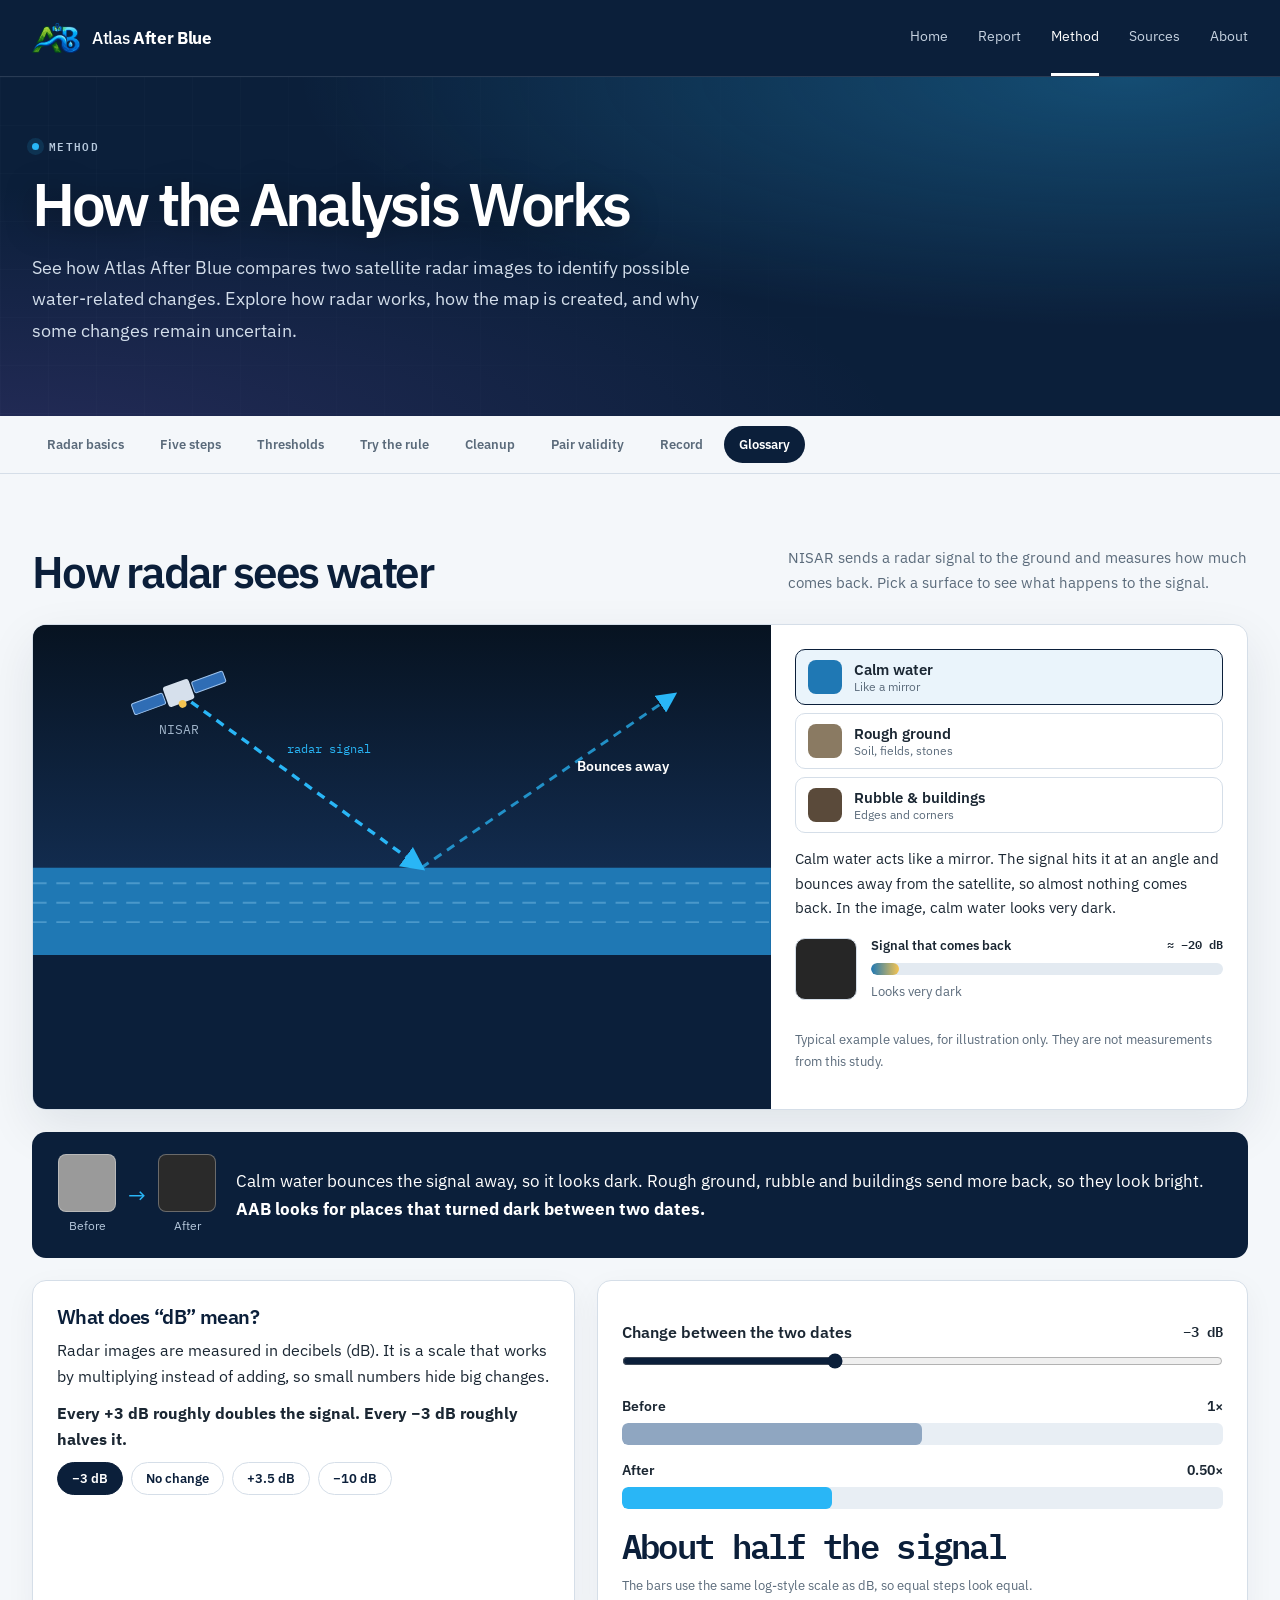
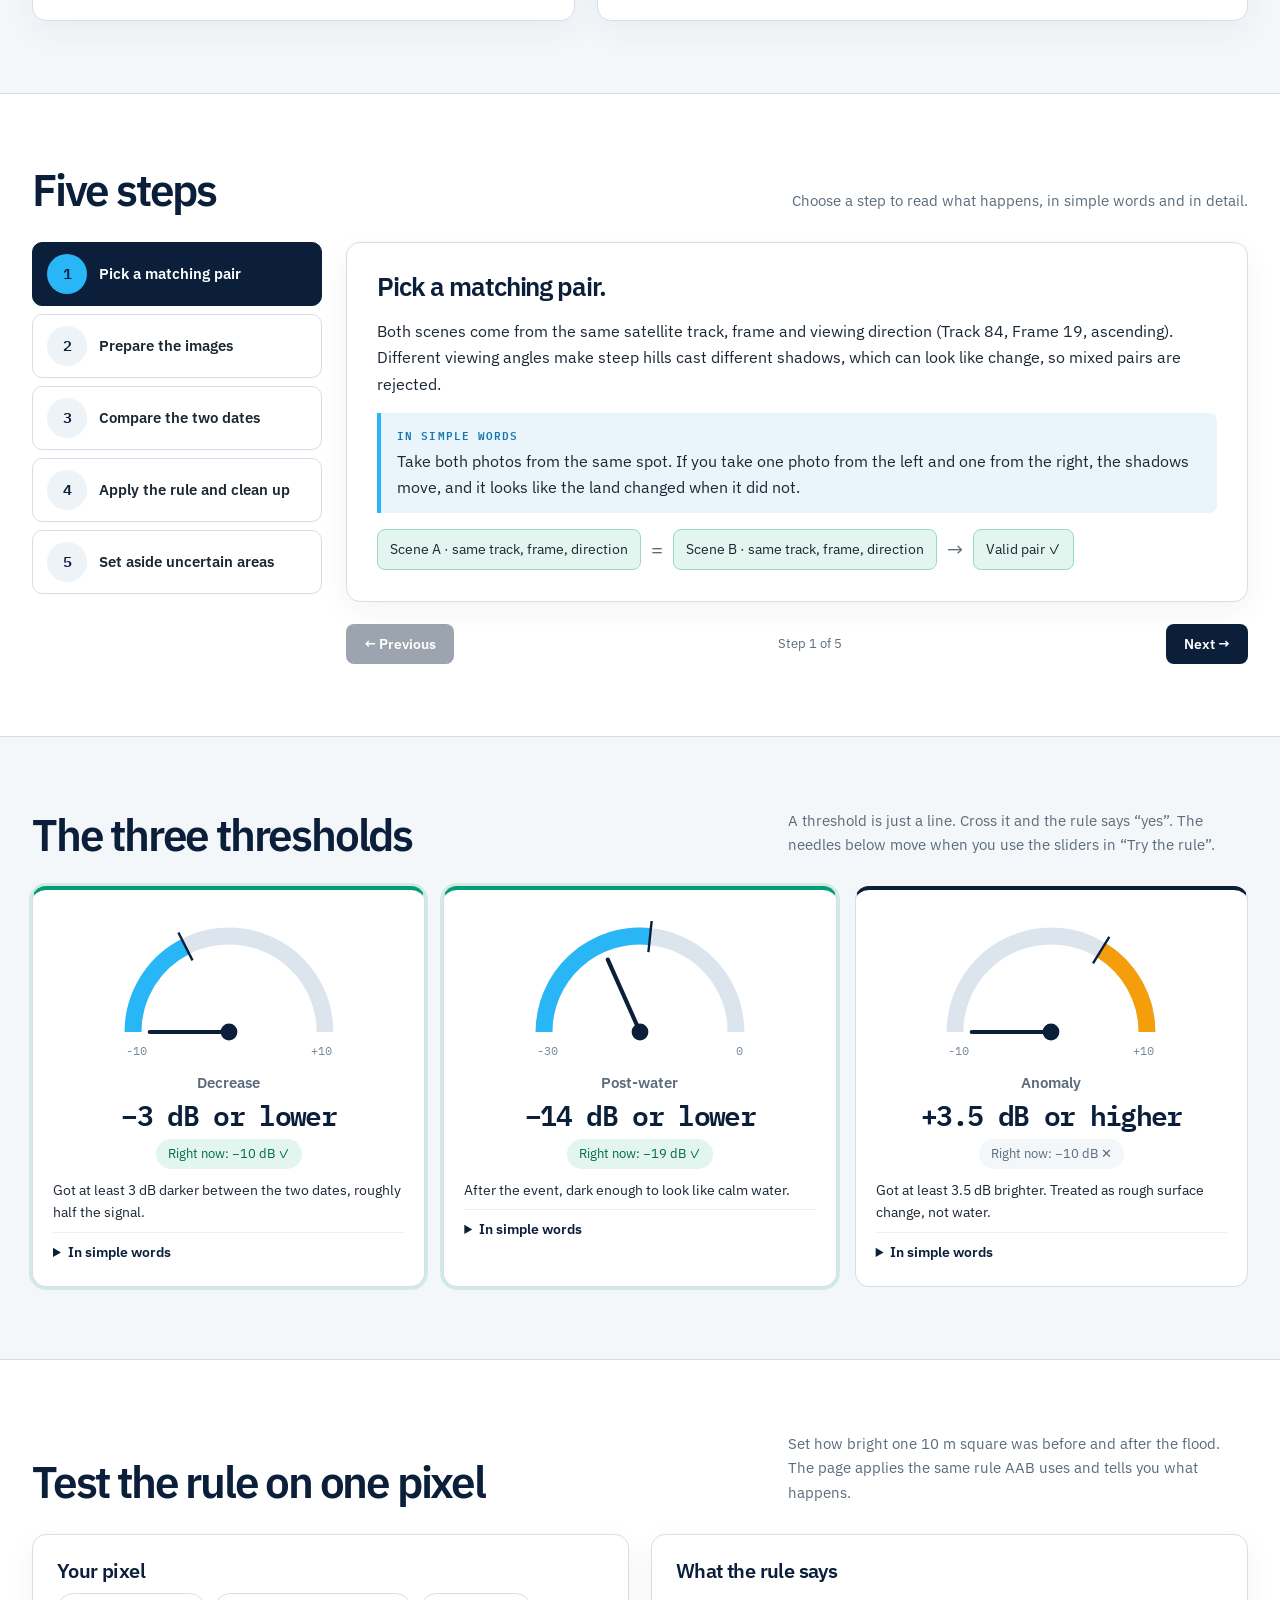
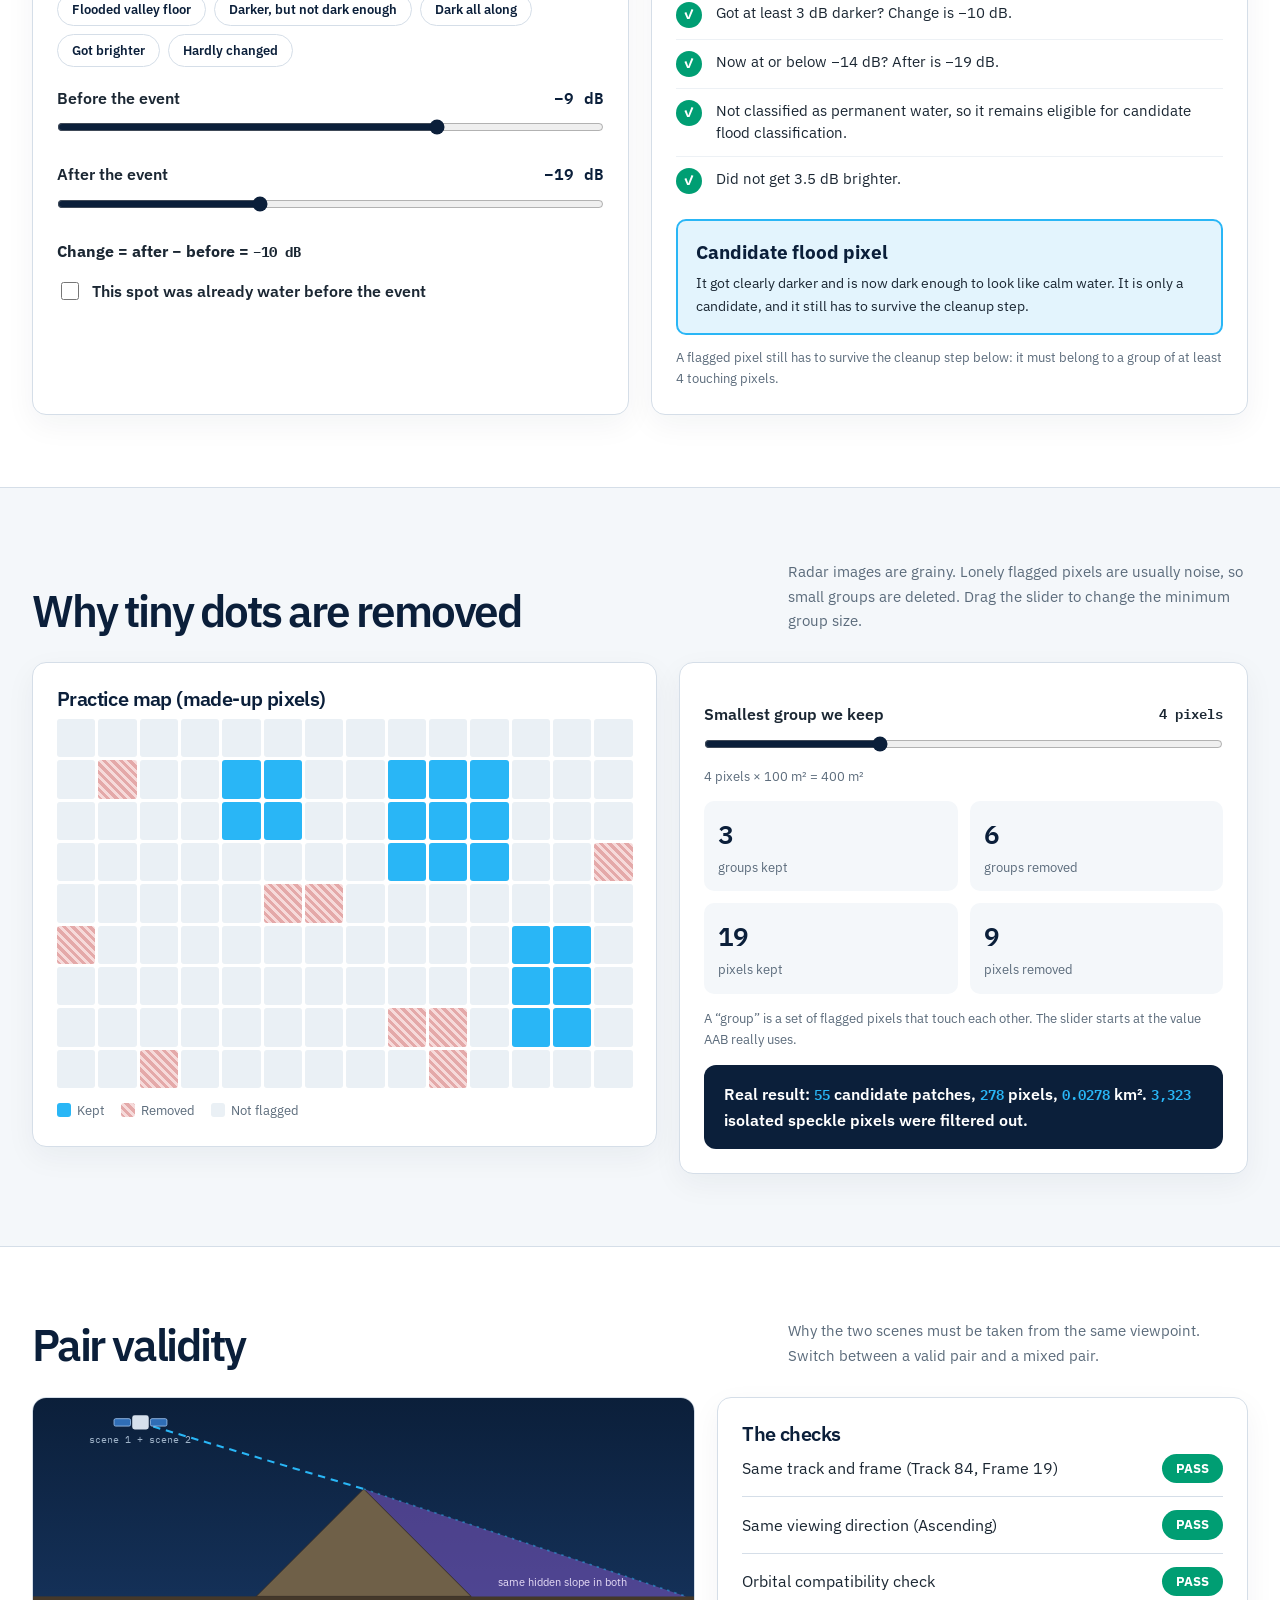
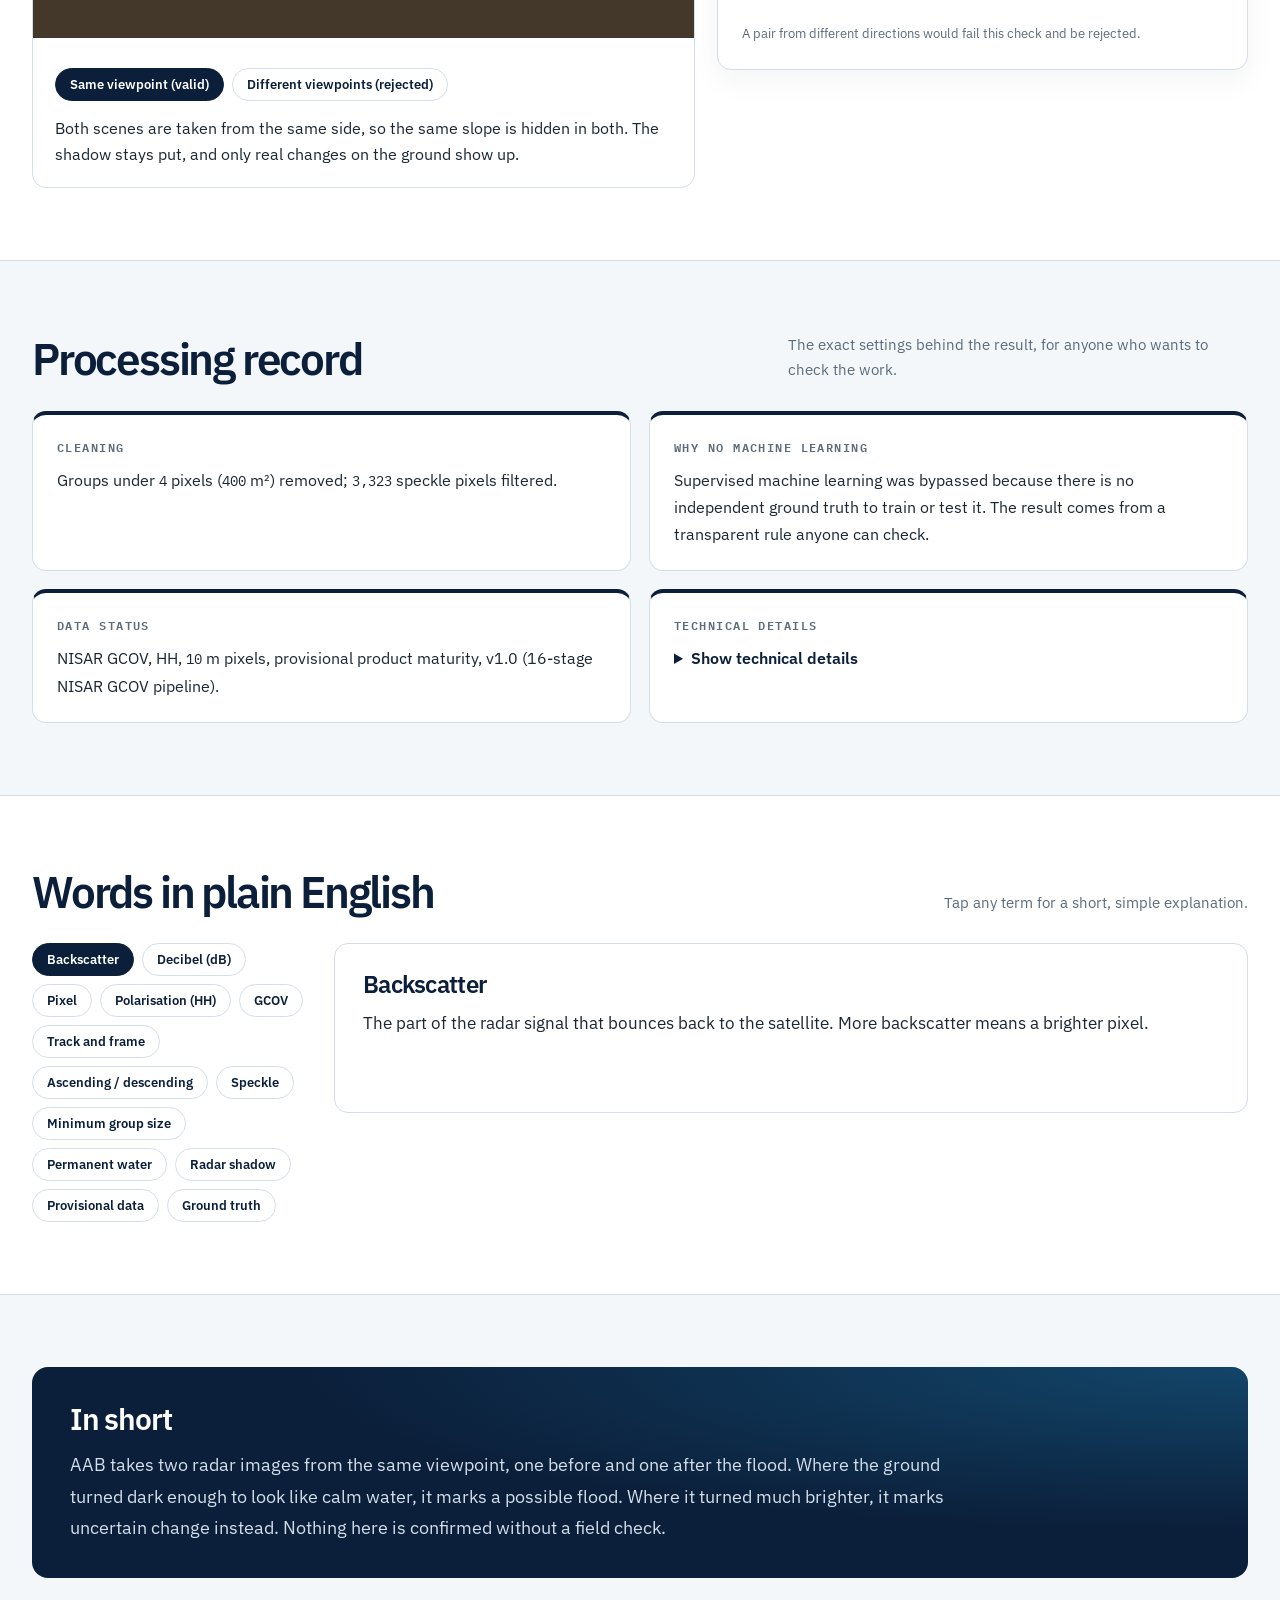
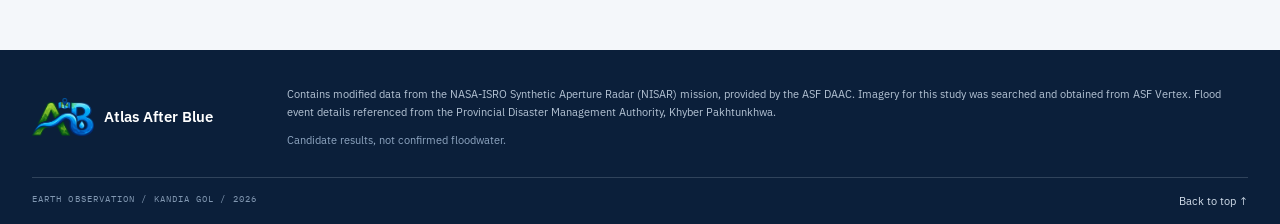
<file: aab/method.html>
<!doctype html>
<html lang="en">
<head>
  <meta charset="utf-8">
  <meta name="viewport" content="width=device-width, initial-scale=1">
  <title>Method | Atlas After Blue</title>
  <meta name="description" content="Learn how Atlas After Blue compares matched NISAR radar scenes and applies transparent thresholds to flag candidate flood change.">
  <meta name="theme-color" content="#0B1F3A">
  <link rel="icon" href="img/logo.png">
  <link rel="preconnect" href="https://fonts.googleapis.com">
  <link rel="preconnect" href="https://fonts.gstatic.com" crossorigin>
  <link href="https://fonts.googleapis.com/css2?family=IBM+Plex+Mono:wght@400;500;600&family=IBM+Plex+Sans:wght@400;500;600;700&display=swap" rel="stylesheet">
  <link rel="stylesheet" href="css/style.css">
  <link rel="stylesheet" href="css/home.css">
  <link rel="stylesheet" href="css/method.css">
  <script>document.documentElement.classList.add('js');</script>
</head>
<body>
  <a class="skip-link" href="#content">Skip to content</a>

  <header class="site-header">
    <div class="header-inner">
      <a class="brand" href="index.html" aria-label="Atlas After Blue home">
        <img src="img/logo.png" alt="">
        <span>Atlas <b>After Blue</b></span>
      </a>
      <button class="menu-toggle" id="menu-toggle" aria-expanded="false" aria-controls="site-nav">
        <span class="menu-lines" aria-hidden="true"></span><span class="sr-only">Toggle navigation</span>
      </button>
      <nav class="site-nav" id="site-nav" aria-label="Main navigation">
        <a href="index.html">Home</a>
        <a href="report.html">Report</a>
        <a href="method.html" aria-current="page">Method</a>
        <a href="sources.html">Sources</a>
        <a href="about.html">About</a>
      </nav>
    </div>
  </header>

  <section class="m-hero">
    <div class="mwrap rwrap">
      <div class="eyebrow"><span class="eyebrow-mark"></span> METHOD</div>
      <h1>How the Analysis Works</h1>
      <p class="lead">See how Atlas After Blue compares two satellite radar images to identify possible water-related changes. Explore how radar works, how the map is created, and why some changes remain uncertain.</p>
    </div>
  </section>

  <nav class="subnav" aria-label="On this page">
    <div class="mwrap">
      <a href="#basics">Radar basics</a>
      <a href="#steps">Five steps</a>
      <a href="#thresholds">Thresholds</a>
      <a href="#try">Try the rule</a>
      <a href="#clean">Cleanup</a>
      <a href="#pair">Pair validity</a>
      <a href="#record">Record</a>
      <a href="#glossary">Glossary</a>
    </div>
  </nav>

  <main id="content">

    <!-- 1. RADAR BASICS -->
    <section class="msec" id="basics" aria-labelledby="basics-title">
      <div class="mwrap">
        <div class="mhead reveal">
          <h2 id="basics-title">How radar sees water</h2>
          <p class="sub">NISAR sends a radar signal to the ground and measures how much comes back. Pick a surface to see what happens to the signal.</p>
        </div>

        <div class="stage reveal">
          <div class="stage-vis">
            <svg id="radar-svg" viewBox="0 0 760 340" role="img" aria-label="Diagram of a radar satellite sending a signal to the ground. The signal bounces differently from water, rough ground and rubble.">
              <defs>
                <linearGradient id="sky" x1="0" y1="0" x2="0" y2="1"><stop offset="0" stop-color="#071321"/><stop offset="1" stop-color="#16345E"/></linearGradient>
                <marker id="arr" viewBox="0 0 10 10" refX="8" refY="5" markerWidth="7" markerHeight="7" orient="auto-start-reverse"><path d="M0 0L10 5L0 10z" fill="#29B6F6"/></marker>
                <marker id="arr2" viewBox="0 0 10 10" refX="8" refY="5" markerWidth="7" markerHeight="7" orient="auto-start-reverse"><path d="M0 0L10 5L0 10z" fill="#F5C451"/></marker>
              </defs>
              <rect width="760" height="340" fill="url(#sky)"/>
              <g id="r-ground"></g>
              <g id="r-rays"></g>
              <g transform="translate(150,70) rotate(-20)">
                <rect x="-50" y="-6" width="34" height="12" rx="2" fill="#2F6DB5" stroke="#9FC4EE"/>
                <rect x="16" y="-6" width="34" height="12" rx="2" fill="#2F6DB5" stroke="#9FC4EE"/>
                <rect x="-14" y="-11" width="28" height="22" rx="3" fill="#D6E0EC"/>
                <circle cx="0" cy="12" r="4" fill="#F5C451"/>
              </g>
              <text x="150" y="112" fill="#9FB3C8" font-size="13" text-anchor="middle" font-family="IBM Plex Mono, monospace">NISAR</text>
              <text x="262" y="132" fill="#29B6F6" font-size="12" font-family="IBM Plex Mono, monospace">radar signal</text>
              <text id="r-label" x="380" y="226" fill="#fff" font-size="14" font-weight="600" font-family="IBM Plex Sans, sans-serif"></text>
            </svg>
          </div>
          <div class="stage-side">
            <div class="surf-list" role="group" aria-label="Choose a surface">
              <button class="surf" type="button" data-s="water" aria-pressed="true"><i style="background:#1F78B4"></i><span>Calm water<small>Like a mirror</small></span></button>
              <button class="surf" type="button" data-s="ground" aria-pressed="false"><i style="background:#8a7a62"></i><span>Rough ground<small>Soil, fields, stones</small></span></button>
              <button class="surf" type="button" data-s="rubble" aria-pressed="false"><i style="background:#5a4a3a"></i><span>Rubble &amp; buildings<small>Edges and corners</small></span></button>
            </div>
            <p class="surf-text" id="surf-text" aria-live="polite"></p>
            <div class="meter-row">
              <div class="swatch" id="surf-swatch" aria-hidden="true"></div>
              <div class="meter-col">
                <div class="lbl"><span>Signal that comes back</span><span id="surf-db" class="mono"></span></div>
                <div class="meter"><i id="surf-meter"></i></div>
                <div class="note" id="surf-look" style="margin-top:6px"></div>
              </div>
            </div>
            <p class="note">Typical example values, for illustration only. They are not measurements from this study.</p>
          </div>
        </div>

        <div class="callout reveal">
          <div class="ba" aria-hidden="true">
            <figure><i style="background:#9A9A9A"></i>Before</figure>
            <span class="arrow">→</span>
            <figure><i style="background:#2A2A2A"></i>After</figure>
          </div>
          <p>Calm water bounces the signal away, so it looks dark. Rough ground, rubble and buildings send more back, so they look bright. <b>AAB looks for places that turned dark between two dates.</b></p>
        </div>

        <div class="dbdemo">
          <article class="mcard reveal">
            <h3>What does “dB” mean?</h3>
            <p>Radar images are measured in decibels (dB). It is a scale that works by multiplying instead of adding, so small numbers hide big changes.</p>
            <p><b>Every +3 dB roughly doubles the signal. Every −3 dB roughly halves it.</b></p>
            <div class="chip-btns" role="group" aria-label="Try an example change">
              <button class="chip-btn" type="button" data-db="-3">−3 dB</button>
              <button class="chip-btn" type="button" data-db="0">No change</button>
              <button class="chip-btn" type="button" data-db="3.5">+3.5 dB</button>
              <button class="chip-btn" type="button" data-db="-10">−10 dB</button>
            </div>
          </article>
          <article class="mcard reveal" style="--d:90ms">
            <div class="range-row">
              <label for="db-slider"><span>Change between the two dates</span><span class="mono" id="db-readout">−3 dB</span></label>
              <input id="db-slider" type="range" min="-10" max="10" step="0.5" value="-3">
            </div>
            <div class="bars" aria-hidden="true">
              <div class="bar-row"><div class="lab"><span>Before</span><span>1×</span></div><div class="bar-track"><i class="bar-before" style="width:50%"></i></div></div>
              <div class="bar-row"><div class="lab"><span>After</span><span id="db-factor">0.5×</span></div><div class="bar-track"><i class="bar-after" id="db-bar" style="width:35%"></i></div></div>
            </div>
            <p class="big-fact" id="db-fact" aria-live="polite">About half the signal</p>
            <p class="note">The bars use the same log-style scale as dB, so equal steps look equal.</p>
          </article>
        </div>
      </div>
    </section>

    <!-- 2. FIVE STEPS -->
    <section class="msec alt" id="steps" aria-labelledby="steps-title">
      <div class="mwrap">
        <div class="mhead reveal">
          <h2 id="steps-title">Five steps</h2>
          <p class="sub">Choose a step to read what happens, in simple words and in detail.</p>
        </div>

        <div class="stepper reveal">
          <div class="step-list" role="tablist" aria-label="Method steps" aria-orientation="vertical">
            <button class="step-btn" role="tab" id="st-1" aria-selected="true" aria-controls="sp-1" type="button"><span class="n">1</span><span class="t">Pick a matching pair</span></button>
            <button class="step-btn" role="tab" id="st-2" aria-selected="false" aria-controls="sp-2" tabindex="-1" type="button"><span class="n">2</span><span class="t">Prepare the images</span></button>
            <button class="step-btn" role="tab" id="st-3" aria-selected="false" aria-controls="sp-3" tabindex="-1" type="button"><span class="n">3</span><span class="t">Compare the two dates</span></button>
            <button class="step-btn" role="tab" id="st-4" aria-selected="false" aria-controls="sp-4" tabindex="-1" type="button"><span class="n">4</span><span class="t">Apply the rule and clean up</span></button>
            <button class="step-btn" role="tab" id="st-5" aria-selected="false" aria-controls="sp-5" tabindex="-1" type="button"><span class="n">5</span><span class="t">Set aside uncertain areas</span></button>
          </div>

          <div>
            <div class="step-panel" role="tabpanel" id="sp-1" aria-labelledby="st-1">
              <h3>Pick a matching pair.</h3>
              <p>Both scenes come from the same satellite track, frame and viewing direction (<span id="pair-track-value">Track 84, Frame 19</span>, <span id="pair-direction-value">ascending</span>). Different viewing angles make steep hills cast different shadows, which can look like change, so mixed pairs are rejected.</p>
              <div class="simple"><b>IN SIMPLE WORDS</b>Take both photos from the same spot. If you take one photo from the left and one from the right, the shadows move, and it looks like the land changed when it did not.</div>
              <div class="mini"><span class="pill ok">Scene A · same track, frame, direction</span><span class="sep">=</span><span class="pill ok">Scene B · same track, frame, direction</span><span class="sep">→</span><span class="pill ok">Valid pair ✓</span></div>
            </div>
            <div class="step-panel" role="tabpanel" id="sp-2" aria-labelledby="st-2" hidden>
              <h3>Prepare the images.</h3>
              <p>We use terrain-corrected radar data (NISAR GCOV, HH polarisation), mask out invalid pixels, and convert to decibels (dB). On this scale, a 3 dB change means the signal roughly halved or doubled.</p>
              <div class="simple"><b>IN SIMPLE WORDS</b>The raw radar data is tidied up first. It is placed correctly on the map, pixels with no usable data are ignored, and the numbers are put on the dB scale so they are easy to compare.</div>
              <div class="mini"><span class="pill">Terrain-corrected data</span><span class="sep">→</span><span class="pill">Invalid pixels masked</span><span class="sep">→</span><span class="pill mono">Converted to dB</span></div>
            </div>
            <div class="step-panel" role="tabpanel" id="sp-3" aria-labelledby="st-3" hidden>
              <h3>Compare the two dates.</h3>
              <p>For every 10 m pixel, we subtract the “before” value from the “after” value.</p>
              <div class="simple"><b>IN SIMPLE WORDS</b>For each small square on the ground, we ask one question: is it darker or brighter now than before? A negative answer means darker. A positive answer means brighter.</div>
              <div class="mini"><span class="pill mono">after − before = change</span><span class="sep">e.g.</span><span class="pill mono">−18 − (−9) = −9 dB</span><span class="pill blue">Got darker</span></div>
              <p class="note" style="margin-top:12px">The numbers above are an example. You can try your own further down, in “Try the rule”.</p>
            </div>
            <div class="step-panel" role="tabpanel" id="sp-4" aria-labelledby="st-4" hidden>
              <h3>Apply the rule and clean up.</h3>
              <p>A pixel is a candidate when it got at least 3 dB darker and is now at or below −14 dB. Permanent water is excluded. Groups smaller than 4 pixels (400 m²) are removed, which filters out 3,323 isolated speckle pixels.</p>
              <div class="simple"><b>IN SIMPLE WORDS</b>A square is only flagged if it got clearly darker <em>and</em> is now dark enough to look like calm water. Lakes and rivers that were already there are ignored. Tiny lonely dots are deleted because they are usually just radar noise.</div>
              <div class="mini"><span class="pill blue">Got ≥ 3 dB darker</span><span class="sep">+</span><span class="pill blue">Now ≤ −14 dB</span><span class="sep">+</span><span class="pill">Not permanent water</span><span class="sep">+</span><span class="pill">Group of 4+ pixels</span></div>
              <div class="step-nav"><a href="#try">Try the rule yourself ↓</a><a href="#clean">See the cleanup ↓</a></div>
            </div>
            <div class="step-panel" role="tabpanel" id="sp-5" aria-labelledby="st-5" hidden>
              <h3>Set aside uncertain areas.</h3>
              <p>Pixels that got at least 3.5 dB brighter are held as uncertain surface change: <span id="uncertain-area">11.56</span> km². They are not counted as flood.</p>
              <div class="simple"><b>IN SIMPLE WORDS</b>Places that got much brighter are not water. They may be rough, disturbed ground. We do not know exactly what happened there, so we keep them separate instead of guessing.</div>
              <div class="mini"><span class="pill amber">Got ≥ 3.5 dB brighter</span><span class="sep">→</span><span class="pill amber">Uncertain surface change</span><span class="sep">→</span><span class="pill">Not counted as flood</span></div>
            </div>
            <div class="step-nav">
              <button class="btn-dark" id="step-prev" type="button">← Previous</button>
              <span class="note" id="step-count">Step 1 of 5</span>
              <button class="btn-dark" id="step-next" type="button">Next →</button>
            </div>
          </div>
        </div>
      </div>
    </section>

    <!-- 3. THRESHOLDS -->
    <section class="msec" id="thresholds" aria-labelledby="thr-title">
      <div class="mwrap">
        <div class="mhead reveal">
          <h2 id="thr-title">The three thresholds</h2>
          <p class="sub">A threshold is just a line. Cross it and the rule says “yes”. The needles below move when you use the sliders in “Try the rule”.</p>
        </div>
        <div class="gauges">
          <article class="gcard reveal" id="gc-dec">
            <div class="gauge-svg" id="gs-dec"></div>
            <p class="g-name">Decrease</p>
            <h3 id="threshold-decrease">−3 dB or lower</h3>
            <p class="g-live" id="gl-dec">Right now: –</p>
            <p class="desc">Got at least 3 dB darker between the two dates, roughly half the signal.</p>
            <details><summary>In simple words</summary><p>This asks: did this spot get clearly darker? A tiny dip could be noise, so it must drop by at least 3 dB, about half the signal, to count.</p></details>
          </article>
          <article class="gcard reveal" id="gc-water" style="--d:90ms">
            <div class="gauge-svg" id="gs-water"></div>
            <p class="g-name">Post-water</p>
            <h3 id="threshold-water">−14 dB or lower</h3>
            <p class="g-live" id="gl-water">Right now: –</p>
            <p class="desc">After the event, dark enough to look like calm water.</p>
            <details><summary>In simple words</summary><p>This asks: is it dark enough <em>now</em> to look like calm water? A spot can get darker and still be too bright to be water, so both rules must pass together.</p></details>
          </article>
          <article class="gcard reveal" id="gc-bright" style="--d:180ms">
            <div class="gauge-svg" id="gs-bright"></div>
            <p class="g-name">Anomaly</p>
            <h3 id="threshold-brighter">+3.5 dB or higher</h3>
            <p class="g-live" id="gl-bright">Right now: –</p>
            <p class="desc">Got at least 3.5 dB brighter. Treated as rough surface change, not water.</p>
            <details><summary>In simple words</summary><p>This asks: did the spot get much brighter instead? Water does not make radar images brighter, so these spots are set aside as “uncertain” and are not counted as flood.</p></details>
          </article>
        </div>
      </div>
    </section>

    <!-- 4. TRY THE RULE -->
    <section class="msec alt" id="try" aria-labelledby="try-title">
      <div class="mwrap">
        <div class="mhead reveal">
          <h2 id="try-title">Test the rule on one pixel</h2>
          <p class="sub">Set how bright one 10 m square was before and after the flood. The page applies the same rule AAB uses and tells you what happens.</p>
        </div>
        <div class="play">
          <article class="mcard reveal">
            <h3>Your pixel</h3>
            <div class="chip-btns" role="group" aria-label="Example pixels" id="presets">
              <button class="chip-btn" type="button" data-b="-9" data-a="-19">Flooded valley floor</button>
              <button class="chip-btn" type="button" data-b="-6" data-a="-10">Darker, but not dark enough</button>
              <button class="chip-btn" type="button" data-b="-23" data-a="-24">Dark all along</button>
              <button class="chip-btn" type="button" data-b="-12" data-a="-7">Got brighter</button>
              <button class="chip-btn" type="button" data-b="-10" data-a="-10.5">Hardly changed</button>
            </div>
            <div class="slider-block">
              <label for="pb"><span>Before the event</span><span class="val" id="pb-v">−9 dB</span></label>
              <input id="pb" type="range" min="-30" max="0" step="0.5" value="-9">
            </div>
            <div class="slider-block">
              <label for="pa"><span>After the event</span><span class="val" id="pa-v">−19 dB</span></label>
              <input id="pa" type="range" min="-30" max="0" step="0.5" value="-19">
            </div>
            <p><b>Change = after − before = <span class="mono" id="pc-v">−10 dB</span></b></p>
            <label class="check"><input type="checkbox" id="pperm"> This spot was already water before the event</label>
          </article>

          <article class="mcard reveal" style="--d:90ms">
            <h3>What the rule says</h3>
            <ul class="checks" aria-live="polite">
              <li><span class="ck" id="ck-1">–</span><span id="tx-1"></span></li>
              <li><span class="ck" id="ck-2">–</span><span id="tx-2"></span></li>
              <li><span class="ck" id="ck-3">–</span><span id="tx-3"></span></li>
              <li><span class="ck" id="ck-4">–</span><span id="tx-4"></span></li>
            </ul>
            <div class="verdict none" id="verdict" aria-live="polite"><b id="v-title"></b><p id="v-text"></p></div>
            <p class="note" style="margin-top:12px">A flagged pixel still has to survive the cleanup step below: it must belong to a group of at least 4 touching pixels.</p>
          </article>
        </div>
      </div>
    </section>

    <!-- 5. CLEANUP -->
    <section class="msec" id="clean" aria-labelledby="clean-title">
      <div class="mwrap">
        <div class="mhead reveal">
          <h2 id="clean-title">Why tiny dots are removed</h2>          <p class="sub">Radar images are grainy. Lonely flagged pixels are usually noise, so small groups are deleted. Drag the slider to change the minimum group size.</p>
        </div>
        <div class="clean">
          <article class="mcard reveal">
            <h3>Practice map (made-up pixels)</h3>
            <div class="pxgrid" id="pxgrid" role="img" aria-label="A small grid of flagged pixels showing which groups are kept and which are removed"></div>
            <div class="legend2"><span><i style="background:var(--flood)"></i>Kept</span><span><i style="background:repeating-linear-gradient(45deg,#E4A9A9,#E4A9A9 3px,#F6DADA 3px,#F6DADA 6px)"></i>Removed</span><span><i style="background:#EAF0F5"></i>Not flagged</span></div>
          </article>
          <article class="mcard reveal" style="--d:90ms">
            <div class="range-row">
              <label for="mmu-slider"><span>Smallest group we keep</span><span class="mono" id="mmu-readout">4 pixels</span></label>
              <input id="mmu-slider" type="range" min="1" max="10" step="1" value="4">
            </div>
            <p class="note" id="mmu-area">4 pixels × 100 m² = 400 m²</p>
            <div class="stat-row">
              <div class="stat"><b id="kept-groups">0</b><span>groups kept</span></div>
              <div class="stat"><b id="removed-groups">0</b><span>groups removed</span></div>
              <div class="stat"><b id="kept-px">0</b><span>pixels kept</span></div>
              <div class="stat"><b id="removed-px">0</b><span>pixels removed</span></div>
            </div>
            <p class="note">A “group” is a set of flagged pixels that touch each other. The slider starts at the value AAB really uses.</p>
            <div class="result-line">
              <p>Real result: <span class="mono" id="result-patches">55</span> candidate patches, <span class="mono" id="result-pixels">278</span> pixels, <span class="mono" id="result-area">0.0278</span> km². <span class="mono" id="demo-speckle">3,323</span> isolated speckle pixels were filtered out.</p>
            </div>
          </article>
        </div>
      </div>
    </section>

    <!-- 6. PAIR VALIDITY -->
    <section class="msec alt" id="pair" aria-labelledby="pair-title">
      <div class="mwrap">
        <div class="mhead reveal">
          <h2 id="pair-title">Pair validity</h2>
          <p class="sub">Why the two scenes must be taken from the same viewpoint. Switch between a valid pair and a mixed pair.</p>
        </div>
        <div class="pairgrid">
          <div class="vp-card reveal">
            <svg id="vp-svg" viewBox="0 0 800 290" role="img" aria-label="A hill with radar shadows. A valid pair has the same shadow in both scenes. A mixed pair has different shadows."></svg>
            <div class="vp-body">
              <div class="chip-btns" role="group" aria-label="Pair type">
                <button class="chip-btn" type="button" data-vp="same" aria-pressed="true">Same viewpoint (valid)</button>
                <button class="chip-btn" type="button" data-vp="mixed" aria-pressed="false">Different viewpoints (rejected)</button>
              </div>
              <p id="vp-text" style="margin:14px 0 0" aria-live="polite"></p>
            </div>
          </div>
          <article class="mcard reveal" style="--d:90ms">
            <h3>The checks</h3>
            <div class="pair-row">
              <span class="condition">Same track and frame (<span id="pair-track-label">Track 84, Frame 19</span>)</span>
              <span class="badge pass" id="pair-track-status">PASS</span>
            </div>
            <div class="pair-row">
              <span class="condition">Same viewing direction (<span id="pair-direction-label">Ascending</span>)</span>
              <span class="badge pass" id="pair-direction-status">PASS</span>
            </div>
            <div class="pair-row">
              <span class="condition">Orbital compatibility check</span>
              <span class="badge pass" id="pair-orbital-status">PASS</span>
            </div>
            <p class="note" style="margin-top:14px">A pair from different directions would fail this check and be rejected.</p>
          </article>
        </div>
      </div>
    </section>

    <!-- 7. RECORD -->
    <section class="msec" id="record" aria-labelledby="rec-title">
      <div class="mwrap">
        <div class="mhead reveal">
          <h2 id="rec-title">Processing record</h2>
          <p class="sub">The exact settings behind the result, for anyone who wants to check the work.</p>
        </div>
        <div class="rec-grid">
          <article class="rec-card reveal">
            <h3>Cleaning</h3>
            <p>Groups under <span class="mono" id="record-mmu">4</span> pixels (<span class="mono" id="record-area">400</span> m²) removed; <span class="mono" id="record-speckle">3,323</span> speckle pixels filtered.</p>
          </article>
          <article class="rec-card reveal" id="ml-row" style="--d:80ms">
            <h3>Why no machine learning</h3>
            <p>Supervised machine learning was bypassed because there is no independent ground truth to train or test it. The result comes from a transparent rule anyone can check.</p>
          </article>
          <article class="rec-card reveal" style="--d:160ms">
            <h3>Data status</h3>
            <p>NISAR GCOV, <span id="record-polarization">HH</span>, <span class="mono" id="record-pixel-size">10</span> m pixels, provisional product maturity, <span id="record-version">v1.0 (16-stage NISAR GCOV pipeline)</span>.</p>
          </article>
          <article class="rec-card reveal" style="--d:240ms">
            <h3>Technical details</h3>
            <details>
              <summary>Show technical details</summary>
              <p>Schema validation: <span id="record-schema">PASSED</span>. Rejected complex term: <span class="mono" id="record-rejected">HHHV</span>. Pixel area: <span class="mono" id="record-pixel-area">100</span> m².</p>
            </details>
          </article>
        </div>
      </div>
    </section>

    <!-- 8. GLOSSARY -->
    <section class="msec alt" id="glossary" aria-labelledby="gloss-title">
      <div class="mwrap">
        <div class="mhead reveal">
          <h2 id="gloss-title">Words in plain English</h2>
          <p class="sub">Tap any term for a short, simple explanation.</p>
        </div>
        <div class="gloss reveal">
          <div class="gloss-list" id="gloss-list" role="group" aria-label="Terms"></div>
          <div class="gloss-panel" aria-live="polite"><h3 id="gloss-term"></h3><p id="gloss-def"></p></div>
        </div>
      </div>
    </section>

    <!-- IN SHORT -->
    <section class="msec">
      <div class="mwrap">
        <article class="short reveal">
          <h2>In short</h2>
          <p>AAB takes two radar images from the same viewpoint, one before and one after the flood. Where the ground turned dark enough to look like calm water, it marks a possible flood. Where it turned much brighter, it marks uncertain change instead. Nothing here is confirmed without a field check.</p>
        </article>
      </div>
    </section>
  </main>

  <footer class="site-footer">
    <div class="footer-main">
      <a class="footer-brand" href="index.html"><img src="img/logo.png" alt=""><span>Atlas After Blue</span></a>
      <p id="ack">AAB · NASA Space Apps Challenge 2026.</p>
      <p class="footer-disclaimer">Candidate results, not confirmed floodwater.</p>
    </div>
    <div class="footer-bottom"><span>EARTH OBSERVATION / KANDIA GOL / 2026</span><a href="#content">Back to top ↑</a></div>
  </footer>

  <script src="js/common.js"></script>
  <script>
    (() => {
      "use strict";
      const $ = id => document.getElementById(id);
      const setText = (id, value) => {
        const node = $(id);
        if (node && value !== undefined && value !== null && value !== "") node.textContent = value;
      };
      const fmtNum = (v, d = 1) => {
        const n = Math.round(Number(v) * Math.pow(10, d)) / Math.pow(10, d);
        return (n < 0 ? "−" : n > 0 ? "+" : "") + Math.abs(n);
      };
      const fmtDb = v => fmtNum(v) + " dB";
      const clamp = (v, a, b) => Math.min(b, Math.max(a, v));
      const fetchJson = async path => {
        const response = await fetch(path);
        if (!response.ok) throw new Error(`Could not load ${path}`);
        return response.json();
      };
      const valueAt = (object, path, fallback) => {
        const value = path.split(".").reduce((c, k) => c && c[k] !== undefined ? c[k] : undefined, object);
        return value === undefined || value === null ? fallback : value;
      };

      // Thresholds and pixel size (replaced by the JSON values when they load)
      const T = { dec: -3, water: -14, bright: 3.5 };
      let PIXEL_AREA = 100;
      let MMU = 4;

      /* ================= 1. Radar demo ================= */
      const S = { x: 150, y: 70 }, C = { x: 400, y: 250 }, P = { x: -5.6, y: 8.3 };
      const surfaces = {
        water: {
          ground: '<rect x="0" y="250" width="760" height="90" fill="#1F78B4"/><path d="M0 266h760M0 286h760M0 306h760" stroke="#9AD3F2" stroke-opacity=".35" stroke-width="2" stroke-dasharray="14 10"/>',
          rays: '<line x1="400" y1="250" x2="660" y2="72" stroke="#29B6F6" stroke-width="3" stroke-opacity=".75" marker-end="url(#arr)" class="flow"/>',
          label: "Bounces away", labelX: 560, labelY: 150,
          text: "Calm water acts like a mirror. The signal hits it at an angle and bounces away from the satellite, so almost nothing comes back. In the image, calm water looks very dark.",
          level: 8, db: "≈ −20 dB", look: "Looks very dark", swatch: "#262626"
        },
        ground: {
          ground: '<polygon points="0,340 0,252 30,244 55,256 85,246 120,258 150,245 190,256 225,247 260,258 300,246 335,257 370,245 410,258 445,247 480,257 520,246 560,258 600,247 640,256 680,246 720,257 760,248 760,340" fill="#8a7a62"/>',
          rays: '<line x1="394" y1="258" x2="144" y2="78" stroke="#F5C451" stroke-width="2.5" stroke-opacity=".6" marker-end="url(#arr2)" class="flow"/>' +
                '<g stroke="#29B6F6" stroke-width="2" stroke-opacity=".6" class="flow">' +
                '<line x1="400" y1="250" x2="520" y2="190"/><line x1="400" y1="250" x2="470" y2="170"/><line x1="400" y1="250" x2="600" y2="225"/><line x1="400" y1="250" x2="330" y2="180"/><line x1="400" y1="250" x2="270" y2="215"/></g>',
          label: "Scatters in many directions", labelX: 450, labelY: 160,
          text: "Rough ground scatters the signal in many directions. Some of it finds its way back to the satellite, so the ground looks medium grey.",
          level: 45, db: "≈ −12 dB", look: "Looks mid grey", swatch: "#8C8C8C"
        },
        rubble: {
          ground: '<rect x="0" y="262" width="760" height="78" fill="#5a4a3a"/><g fill="#7a6650" stroke="#3a2e22"><rect x="300" y="226" width="34" height="36"/><rect x="345" y="238" width="26" height="24"/><rect x="430" y="214" width="40" height="48"/><rect x="484" y="236" width="30" height="26"/><rect x="560" y="230" width="36" height="32"/><rect x="230" y="240" width="30" height="22"/></g><polygon points="372,262 384,236 400,262" fill="#7a6650" stroke="#3a2e22"/>',
          rays: '<line x1="394" y1="258" x2="144" y2="78" stroke="#F5C451" stroke-width="7" stroke-opacity=".95" marker-end="url(#arr2)" class="flow"/>' +
                '<line x1="400" y1="250" x2="470" y2="200" stroke="#29B6F6" stroke-width="2" stroke-opacity=".55" class="flow"/>',
          label: "Bounces straight back", labelX: 420, labelY: 190,
          text: "Rubble, rocks and buildings have many edges and corners that throw the signal straight back. A lot comes back, so these places look bright.",
          level: 90, db: "≈ −5 dB", look: "Looks bright", swatch: "#E4E4E4"
        }
      };
      const beam = `<line x1="${S.x}" y1="${S.y}" x2="${C.x}" y2="${C.y}" stroke="#29B6F6" stroke-width="3.5" marker-end="url(#arr)" class="flow"/>`;
      function setSurface(key) {
        const s = surfaces[key];
        $("r-ground").innerHTML = s.ground;
        $("r-rays").innerHTML = beam + s.rays;
        const lbl = $("r-label");
        lbl.textContent = s.label; lbl.setAttribute("x", s.labelX); lbl.setAttribute("y", s.labelY);
        $("surf-text").textContent = s.text;
        $("surf-meter").style.width = s.level + "%";
        $("surf-db").textContent = s.db;
        $("surf-look").textContent = s.look;
        $("surf-swatch").style.background = s.swatch;
        document.querySelectorAll(".surf").forEach(b => b.setAttribute("aria-pressed", String(b.dataset.s === key)));
      }
      document.querySelectorAll(".surf").forEach(b => b.addEventListener("click", () => setSurface(b.dataset.s)));
      setSurface("water");

      /* ================= dB demo ================= */
      const dbSlider = $("db-slider");
      function updateDb() {
        const v = Number(dbSlider.value);
        const factor = Math.pow(10, v / 10);
        $("db-readout").textContent = fmtDb(v);
        $("db-factor").textContent = (factor >= 10 ? factor.toFixed(0) : factor >= 1 ? factor.toFixed(1) : factor.toFixed(2)) + "×";
        const bar = $("db-bar");
        bar.style.width = ((v + 10) / 20 * 100) + "%";
        bar.classList.toggle("up", v > 0);
        let fact;
        if (Math.abs(v) < 0.25) fact = "No real change";
        else if (v < 0) fact = factor <= 0.12 ? "About a tenth of the signal" : factor < 0.4 ? "Less than half the signal" : factor < 0.6 ? "About half the signal" : "A little less signal";
        else fact = factor >= 8 ? "About ten times the signal" : factor > 2.4 ? "More than double the signal" : factor > 1.7 ? "About double the signal" : "A little more signal";
        $("db-fact").textContent = fact;
        document.querySelectorAll("[data-db]").forEach(b => b.setAttribute("aria-pressed", String(Number(b.dataset.db) === v)));
      }
      dbSlider.addEventListener("input", updateDb);
      document.querySelectorAll("[data-db]").forEach(b => b.addEventListener("click", () => { dbSlider.value = b.dataset.db; updateDb(); }));
      updateDb();

      /* ================= 2. Stepper ================= */
      const stepBtns = [...document.querySelectorAll(".step-btn")];
      const stepPanels = stepBtns.map(b => $(b.getAttribute("aria-controls")));
      let stepIdx = 0;
      function selectStep(i, focus) {
        stepIdx = clamp(i, 0, stepBtns.length - 1);
        stepBtns.forEach((b, k) => {
          const on = k === stepIdx;
          b.setAttribute("aria-selected", String(on));
          b.tabIndex = on ? 0 : -1;
          stepPanels[k].hidden = !on;
        });
        $("step-prev").disabled = stepIdx === 0;
        $("step-next").disabled = stepIdx === stepBtns.length - 1;
        $("step-count").textContent = `Step ${stepIdx + 1} of ${stepBtns.length}`;
        if (focus) stepBtns[stepIdx].focus();
      }
      stepBtns.forEach((b, i) => {
        b.addEventListener("click", () => selectStep(i));
        b.addEventListener("keydown", e => {
          if (e.key === "ArrowDown" || e.key === "ArrowRight") { e.preventDefault(); selectStep((i + 1) % stepBtns.length, true); }
          if (e.key === "ArrowUp" || e.key === "ArrowLeft") { e.preventDefault(); selectStep((i - 1 + stepBtns.length) % stepBtns.length, true); }
        });
      });
      $("step-prev").addEventListener("click", () => selectStep(stepIdx - 1));
      $("step-next").addEventListener("click", () => selectStep(stepIdx + 1));
      selectStep(0);

      /* ================= 3. Gauges ================= */
      const R = 80, CX = 100, CY = 100;
      const pt = (f, r = R) => { const a = Math.PI * (1 - f); return [CX + r * Math.cos(a), CY - r * Math.sin(a)]; };
      const arc = (f1, f2) => {
        const [x1, y1] = pt(f1), [x2, y2] = pt(f2);
        return `M${x1.toFixed(2)} ${y1.toFixed(2)}A${R} ${R} 0 0 1 ${x2.toFixed(2)} ${y2.toFixed(2)}`;
      };
      const gauges = {
        dec:    { el: "gs-dec",    min: -10, max: 10, cls: "blue",  zone: () => [-10, T.dec], mark: () => T.dec,    label: "Decrease gauge" },
        water:  { el: "gs-water",  min: -30, max: 0,  cls: "blue",  zone: () => [-30, T.water], mark: () => T.water, label: "Post-water gauge" },
        bright: { el: "gs-bright", min: -10, max: 10, cls: "amber", zone: () => [T.bright, 10], mark: () => T.bright, label: "Anomaly gauge" }
      };
      const gaugeVal = { dec: T.dec, water: T.water, bright: T.bright };
      function buildGauge(key) {
        const g = gauges[key];
        const f = v => (clamp(v, g.min, g.max) - g.min) / (g.max - g.min);
        const [lo, hi] = g.zone();
        const [tx1, ty1] = pt(f(g.mark()), R - 13), [tx2, ty2] = pt(f(g.mark()), R + 13);
        $(g.el).innerHTML =
          `<svg viewBox="0 0 200 124" role="img" aria-label="${g.label}, scale ${g.min} to ${g.max} dB">` +
          `<path class="g-bg" d="${arc(0, 1)}"/>` +
          `<path class="g-zone ${g.cls}" d="${arc(f(lo), f(hi))}"/>` +
          `<line class="g-tick" x1="${tx1.toFixed(1)}" y1="${ty1.toFixed(1)}" x2="${tx2.toFixed(1)}" y2="${ty2.toFixed(1)}"/>` +
          `<g class="g-needle-wrap" id="${g.el}-n" style="transform:rotate(-90deg);transform-origin:100px 100px"><line class="g-needle" x1="100" y1="100" x2="100" y2="34"/></g>` +
          `<circle class="g-hub" cx="100" cy="100" r="7"/>` +
          `<text class="g-end" x="14" y="119">${g.min}</text><text class="g-end" x="186" y="119" text-anchor="end">${g.max > 0 ? "+" + g.max : g.max}</text>` +
          `</svg>`;
        moveNeedle(key, gaugeVal[key]);
      }
      function moveNeedle(key, value) {
        const g = gauges[key];
        gaugeVal[key] = value;
        const f = (clamp(value, g.min, g.max) - g.min) / (g.max - g.min);
        const n = $(g.el + "-n");
        if (n) n.style.transform = `rotate(${(-90 + f * 180).toFixed(1)}deg)`;
      }
      const buildAllGauges = () => Object.keys(gauges).forEach(buildGauge);
      buildAllGauges();

      /* ================= 4. Rule playground ================= */
      const pb = $("pb"), pa = $("pa"), pperm = $("pperm");
      function evaluate() {
        const before = Number(pb.value), after = Number(pa.value);
        const change = after - before;
        const perm = pperm.checked;
        $("pb-v").textContent = fmtDb(before);
        $("pa-v").textContent = fmtDb(after);
        $("pc-v").textContent = fmtDb(change);

        const c1 = change <= T.dec;
        const c2 = after <= T.water;
        const c3 = !perm;
        const c4 = change >= T.bright;
        const flood = c1 && c2 && c3;
        const unc = !flood && c4;

        const mark = (id, ok) => { const e = $(id); e.textContent = ok ? "✓" : "✕"; e.className = "ck " + (ok ? "yes" : "no"); };
        mark("ck-1", c1); mark("ck-2", c2); mark("ck-3", c3); mark("ck-4", !c4);
        $("tx-1").textContent = `Got at least ${Math.abs(T.dec)} dB darker? Change is ${fmtDb(change)}.`;
        $("tx-2").textContent = `Now at or below ${fmtDb(T.water)}? After is ${fmtDb(after)}.`;
        $("tx-3").textContent = perm ? "Already water before the event, so it is excluded." : "Not classified as permanent water, so it remains eligible for candidate flood classification.";
        $("tx-4").textContent = c4 ? `Got at least ${T.bright} dB brighter, so it is held as uncertain.` : `Did not get ${T.bright} dB brighter.`;

        const v = $("verdict");
        v.className = "verdict " + (flood ? "flood" : unc ? "unc" : "none");
        if (flood) {
          $("v-title").textContent = "Candidate flood pixel";
          $("v-text").textContent = "It got clearly darker and is now dark enough to look like calm water. It is only a candidate, and it still has to survive the cleanup step.";
        } else if (unc) {
          $("v-title").textContent = "Uncertain surface change";
          $("v-text").textContent = "It got much brighter. That points to rough or disturbed ground, not standing water, so it is kept apart and not counted as flood.";
        } else {
          let why;
          if (perm) why = "It was already water before the event, so there is nothing new to flag.";
          else if (!c1 && c2) why = "It is dark, but it did not get darker by enough between the two dates.";
          else if (c1 && !c2) why = "It got darker, but it is still too bright to look like calm water.";
          else why = "It did not change enough to pass either rule.";
          $("v-title").textContent = "Not flagged";
          $("v-text").textContent = why;
        }

        // gauges follow the pixel
        moveNeedle("dec", change); moveNeedle("water", after); moveNeedle("bright", change);
        const live = (id, text, hit, cardId) => { $(id).textContent = text; $(cardId).classList.toggle("hit", hit); };
        live("gl-dec", `Right now: ${fmtDb(change)} ${c1 ? "✓" : "✕"}`, c1, "gc-dec");
        live("gl-water", `Right now: ${fmtDb(after)} ${c2 ? "✓" : "✕"}`, c2, "gc-water");
        live("gl-bright", `Right now: ${fmtDb(change)} ${c4 ? "✓" : "✕"}`, c4, "gc-bright");
      }
      [pb, pa, pperm].forEach(e => e.addEventListener("input", evaluate));
      document.querySelectorAll("#presets .chip-btn").forEach(b => b.addEventListener("click", () => {
        pb.value = b.dataset.b; pa.value = b.dataset.a; pperm.checked = false; evaluate();
      }));
      evaluate();

      /* ================= 5. Cleanup demo ================= */
      const COLS = 14, ROWS = 9;
      const flagged = new Set();
      [[1,1],[8,2],[3,13],[5,0],[4,5],[4,6],[7,8],[7,9],[8,9],[1,4],[1,5],[2,4],[2,5],
       [5,11],[5,12],[6,11],[6,12],[7,11],[7,12],[1,8],[1,9],[1,10],[2,8],[2,9],[2,10],[3,8],[3,9],[3,10]]
        .forEach(([r, c]) => flagged.add(r * COLS + c));
      // connected groups (touching pixels, up/down/left/right)
      const groupOf = new Map(); const groups = [];
      flagged.forEach(i => {
        if (groupOf.has(i)) return;
        const stack = [i], members = [];
        groupOf.set(i, groups.length);
        while (stack.length) {
          const cur = stack.pop(); members.push(cur);
          const r = Math.floor(cur / COLS), c = cur % COLS;
          [[r-1,c],[r+1,c],[r,c-1],[r,c+1]].forEach(([nr, nc]) => {
            if (nr < 0 || nc < 0 || nr >= ROWS || nc >= COLS) return;
            const ni = nr * COLS + nc;
            if (flagged.has(ni) && !groupOf.has(ni)) { groupOf.set(ni, groups.length); stack.push(ni); }
          });
        }
        groups.push(members);
      });
      const grid = $("pxgrid");
      const cells = [];
      for (let i = 0; i < ROWS * COLS; i++) { const d = document.createElement("div"); d.className = "px"; grid.appendChild(d); cells.push(d); }
      const mmuSlider = $("mmu-slider");
      let mmuTouched = false;
      function updateClean() {
        const min = Number(mmuSlider.value);
        let kg = 0, rg = 0, kp = 0, rp = 0;
        groups.forEach(g => { if (g.length >= min) { kg++; kp += g.length; } else { rg++; rp += g.length; } });
        cells.forEach((cell, i) => {
          if (!flagged.has(i)) { cell.className = "px"; return; }
          cell.className = "px " + (groups[groupOf.get(i)].length >= min ? "kept" : "removed");
        });
        $("mmu-readout").textContent = `${min} pixel${min === 1 ? "" : "s"}`;
        $("mmu-area").textContent = `${min} pixel${min === 1 ? "" : "s"} × ${PIXEL_AREA} m² = ${(min * PIXEL_AREA).toLocaleString("en-US")} m²`;
        $("kept-groups").textContent = kg; $("removed-groups").textContent = rg;
        $("kept-px").textContent = kp; $("removed-px").textContent = rp;
      }
      mmuSlider.addEventListener("input", () => { mmuTouched = true; updateClean(); });
      updateClean();

      /* ================= 6. Viewpoint demo ================= */
      const vpSvg = $("vp-svg");
      const sat = (x, y, label) =>
        `<g transform="translate(${x},${y})"><rect x="-32" y="-5" width="20" height="9" rx="2" fill="#2F6DB5" stroke="#9FC4EE"/><rect x="12" y="-5" width="20" height="9" rx="2" fill="#2F6DB5" stroke="#9FC4EE"/><rect x="-10" y="-9" width="20" height="17" rx="3" fill="#D6E0EC"/></g>` +
        `<text x="${x}" y="${y + 24}" fill="#9FB3C8" font-size="12" text-anchor="middle" font-family="IBM Plex Mono, monospace">${label}</text>`;
      const hill = '<polygon points="270,240 400,110 530,240" fill="#6f6048" stroke="#3a2e22"/>';
      function setVp(mode) {
        let svg = '<rect width="800" height="290" fill="none"/><rect x="0" y="240" width="800" height="50" fill="#44382a"/>';
        if (mode === "same") {
          svg += '<polygon points="400,110 790,240 530,240" fill="#7E57C2" fill-opacity=".55"/>' + hill +
                 '<line x1="130" y1="30" x2="400" y2="110" stroke="#29B6F6" stroke-width="2.5" stroke-dasharray="8 6" class="flow"/><line x1="400" y1="110" x2="790" y2="240" stroke="#29B6F6" stroke-opacity=".5" stroke-width="2" stroke-dasharray="3 6"/>' +
                 sat(130, 30, "scene 1 + scene 2") +
                 '<text x="640" y="228" fill="#E6DDF7" font-size="13" text-anchor="middle" font-family="IBM Plex Sans, sans-serif">same hidden slope in both</text>';
          $("vp-text").textContent = "Both scenes are taken from the same side, so the same slope is hidden in both. The shadow stays put, and only real changes on the ground show up.";
        } else {
          svg += '<polygon points="400,110 790,240 530,240" fill="#7E57C2" fill-opacity=".5"/><polygon points="400,110 10,240 270,240" fill="#F59E0B" fill-opacity=".5"/>' + hill +
                 '<line x1="130" y1="30" x2="400" y2="110" stroke="#29B6F6" stroke-width="2.5" stroke-dasharray="8 6" class="flow"/><line x1="670" y1="30" x2="400" y2="110" stroke="#F5C451" stroke-width="2.5" stroke-dasharray="8 6" class="flow"/>' +
                 sat(130, 30, "scene 1") + sat(670, 30, "scene 2") +
                 '<text x="650" y="228" fill="#E6DDF7" font-size="13" text-anchor="middle" font-family="IBM Plex Sans, sans-serif">hidden in scene 1</text>' +
                 '<text x="150" y="228" fill="#FFE1A8" font-size="13" text-anchor="middle" font-family="IBM Plex Sans, sans-serif">hidden in scene 2</text>';
          $("vp-text").textContent = "Scene 1 hides the right slope and scene 2 hides the left slope. A computer would see “change” that is only a viewing effect, so a mixed pair like this is rejected.";
        }
        vpSvg.innerHTML = svg;
        document.querySelectorAll("[data-vp]").forEach(b => b.setAttribute("aria-pressed", String(b.dataset.vp === mode)));
      }
      document.querySelectorAll("[data-vp]").forEach(b => b.addEventListener("click", () => setVp(b.dataset.vp)));
      setVp("same");

      /* ================= 8. Glossary ================= */
      const terms = [
        ["Backscatter", "The part of the radar signal that bounces back to the satellite. More backscatter means a brighter pixel."],
        ["Decibel (dB)", "A scale for comparing signal strength. Every +3 dB roughly doubles the signal and every −3 dB roughly halves it."],
        ["Pixel", "One small square of the image. In this study each pixel covers 10 m × 10 m on the ground, which is 100 m²."],
        ["Polarisation (HH)", "The direction the radar wave is wiggling. HH means it was sent horizontally and received horizontally."],
        ["GCOV", "A ready-to-use NISAR radar product. It has already been placed on the map and corrected for the shape of the land."],
        ["Track and frame", "A track is one repeating path of the satellite over the Earth. A frame is one slice of that path. Two scenes with the same track and frame look at the same ground."],
        ["Ascending / descending", "Whether the satellite is travelling roughly north (ascending) or south (descending) as it looks at the ground. Pairs must match."],
        ["Speckle", "The grainy, salt-and-pepper noise that every radar image has. It can create lonely pixels that look like change but are not."],
        ["Minimum group size", "The smallest number of touching flagged pixels we keep. Here it is 4 pixels, which is 400 m²."],
        ["Permanent water", "Rivers and lakes that were already water before the event. They are excluded so only new water is flagged."],
        ["Radar shadow", "A patch behind a hill that the radar cannot see, a bit like the shadow of a hill in sunlight."],
        ["Provisional data", "Data that has been released but is not yet at its final quality, so it may still be improved."],
        ["Ground truth", "A real-world check, such as a field visit or a clear photo, used to confirm what the satellite suggests. None was used here."]
      ];
      const gl = $("gloss-list");
      function showTerm(i) {
        $("gloss-term").textContent = terms[i][0];
        $("gloss-def").textContent = terms[i][1];
        [...gl.children].forEach((b, k) => b.setAttribute("aria-pressed", String(k === i)));
      }
      terms.forEach((t, i) => {
        const b = document.createElement("button");
        b.type = "button"; b.className = "chip-btn"; b.textContent = t[0];
        b.addEventListener("click", () => showTerm(i));
        gl.appendChild(b);
      });
      showTerm(0);

      /* ================= In-page nav highlight + reveal ================= */
      const navLinks = [...document.querySelectorAll(".subnav a")];
      if ("IntersectionObserver" in window) {
        const secIO = new IntersectionObserver(entries => entries.forEach(en => {
          if (!en.isIntersecting) return;
          navLinks.forEach(l => l.removeAttribute("aria-current"));
          const link = navLinks.find(l => l.getAttribute("href") === "#" + en.target.id);
          if (link) {
            link.setAttribute("aria-current", "true");
            const bar = link.parentElement;
            bar.scrollTo({ left: link.offsetLeft - 24, behavior: "smooth" });
          }
        }), { rootMargin: "-35% 0px -60% 0px" });
        navLinks.forEach(l => { const s = document.querySelector(l.getAttribute("href")); if (s) secIO.observe(s); });
      }
      const reveals = document.querySelectorAll(".reveal");
      if ("IntersectionObserver" in window && !window.matchMedia("(prefers-reduced-motion: reduce)").matches) {
        const io = new IntersectionObserver(entries => entries.forEach(en => {
          if (en.isIntersecting) { en.target.classList.add("in"); io.unobserve(en.target); }
        }), { threshold: 0.1 });
        reveals.forEach(el => io.observe(el));
      } else reveals.forEach(el => el.classList.add("in"));

      /* ================= Data (values unchanged) ================= */
      const updateBadge = (id, passed) => {
        const badge = $(id);
        if (!badge) return;
        badge.textContent = passed ? "PASS" : "FAIL";
        badge.classList.toggle("pass", passed);
        badge.classList.toggle("fail", !passed);
      };

      Promise.all([
        fetchJson("data/summary.json"),
        fetchJson("data/quality_report.json"),
        fetchJson("data/flood_boundary.geojson")
      ]).then(([summary, quality, geojson]) => {
        const thresholds = valueAt(quality, "thresholds_db", {});
        const decrease = valueAt(thresholds, "decrease", -3.0);
        const maxPostWater = valueAt(thresholds, "max_post_water", -14.0);
        const highIncrease = valueAt(thresholds, "high_increase_anomaly", 3.5);
        const mmu = valueAt(quality, "mmu_threshold_pixels", 4);
        const pixelArea = valueAt(quality, "pixel_area_m2", 100);
        const speckle = valueAt(quality, "speckle_pixels_filtered", 3323);
        const area = valueAt(summary, "flooded_area_sqkm", 0.0278);
        const candidatePixels = valueAt(summary, "candidate_pixels", 278);
        const uncertainArea = valueAt(summary, "uncertain_area_sqkm", 11.5562);
        const features = Array.isArray(geojson.features) ? geojson.features : [];
        const patchCount = features.filter(f => valueAt(f, "properties.type", "") === "candidate_flood").length;

        setText("threshold-decrease", `${Number(decrease) > 0 ? "+" : "−"}${Math.abs(Number(decrease))} dB or lower`);
        setText("threshold-water", `${Number(maxPostWater) > 0 ? "+" : "−"}${Math.abs(Number(maxPostWater))} dB or lower`);
        setText("threshold-brighter", `+${Math.abs(Number(highIncrease))} dB or higher`);
        setText("result-patches", patchCount || undefined);
        setText("result-pixels", candidatePixels);
        setText("result-area", Number(area).toFixed(4));
        setText("record-mmu", mmu);
        setText("record-area", Number(mmu) * Number(pixelArea));
        setText("record-speckle", Number(speckle).toLocaleString("en-US"));
        setText("demo-speckle", Number(speckle).toLocaleString("en-US"));
        setText("record-pixel-area", pixelArea);
        setText("record-pixel-size", valueAt(summary, "pixel_size_m", 10));
        setText("record-polarization", valueAt(summary, "polarization", "HH"));
        setText("record-version", valueAt(summary, "method_version", "v1.0 (16-stage NISAR GCOV pipeline)"));
        setText("record-schema", valueAt(quality, "schema_validation", "PASSED"));
        const rejected = valueAt(quality, "rejected_complex_terms", "HHHV");
        setText("record-rejected", Array.isArray(rejected) ? rejected.join(", ") : rejected);

        const mlStatus = String(valueAt(quality, "supervised_ml_status", ""));
        $("ml-row").hidden = !mlStatus.toUpperCase().startsWith("BYPASSED");

        // Pair checks. Direction must MATCH between the scenes (it is not required to be "ascending").
        const pairValid = valueAt(summary, "pair_valid", false) === true;
        const orbitPassDirection = String(valueAt(quality, "orbit_pass_direction", "")).toUpperCase();
        const summaryDirection = String(valueAt(summary, "direction", "")).toUpperCase();
        const directionValid = orbitPassDirection !== "" && (summaryDirection === "" || summaryDirection === orbitPassDirection);
        const orbitalValid = String(valueAt(quality, "orbital_check", "")).toUpperCase() === "PASSED";
        updateBadge("pair-track-status", pairValid);
        updateBadge("pair-direction-status", directionValid);
        updateBadge("pair-orbital-status", orbitalValid);

        setText("uncertain-area", Number(uncertainArea).toFixed(2));
        const track = valueAt(summary, "track", "Track 84, Frame 19");
        const direction = valueAt(summary, "direction", "Ascending");
        setText("pair-track-value", track);
        setText("pair-track-label", track);
        setText("pair-direction-value", String(direction).toLowerCase());
        setText("pair-direction-label", direction);

        // Feed the real numbers into the interactive parts
        if (Number.isFinite(Number(decrease))) T.dec = Number(decrease);
        if (Number.isFinite(Number(maxPostWater))) T.water = Number(maxPostWater);
        if (Number.isFinite(Number(highIncrease))) T.bright = Number(highIncrease);
        if (Number.isFinite(Number(pixelArea))) PIXEL_AREA = Number(pixelArea);
        if (Number.isFinite(Number(mmu))) {
          MMU = clamp(Number(mmu), 1, 10);
          if (!mmuTouched) mmuSlider.value = MMU;
        }
        buildAllGauges();
        evaluate();
        updateClean();
      }).catch(() => {
        // The approved fallback values already in the HTML stay visible.
      });
    })();
  </script>
</body>
</html>
</file>
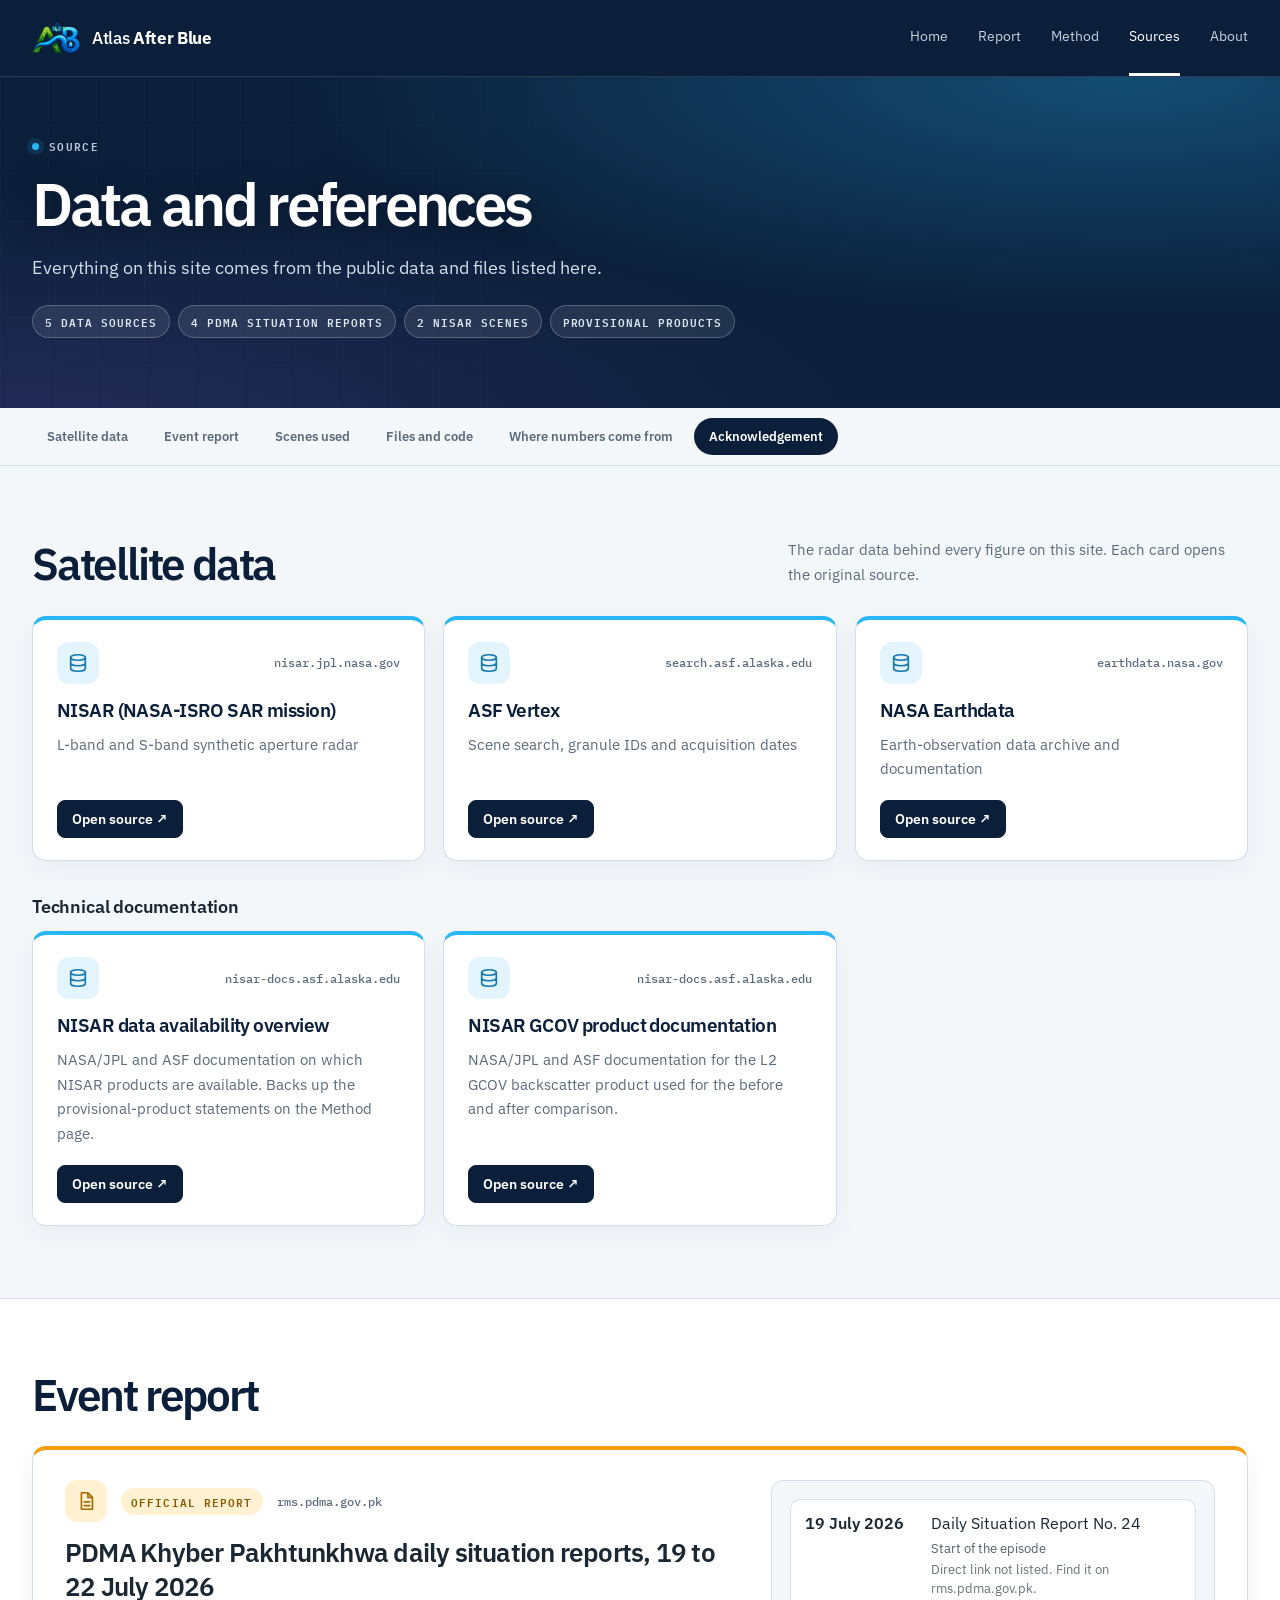
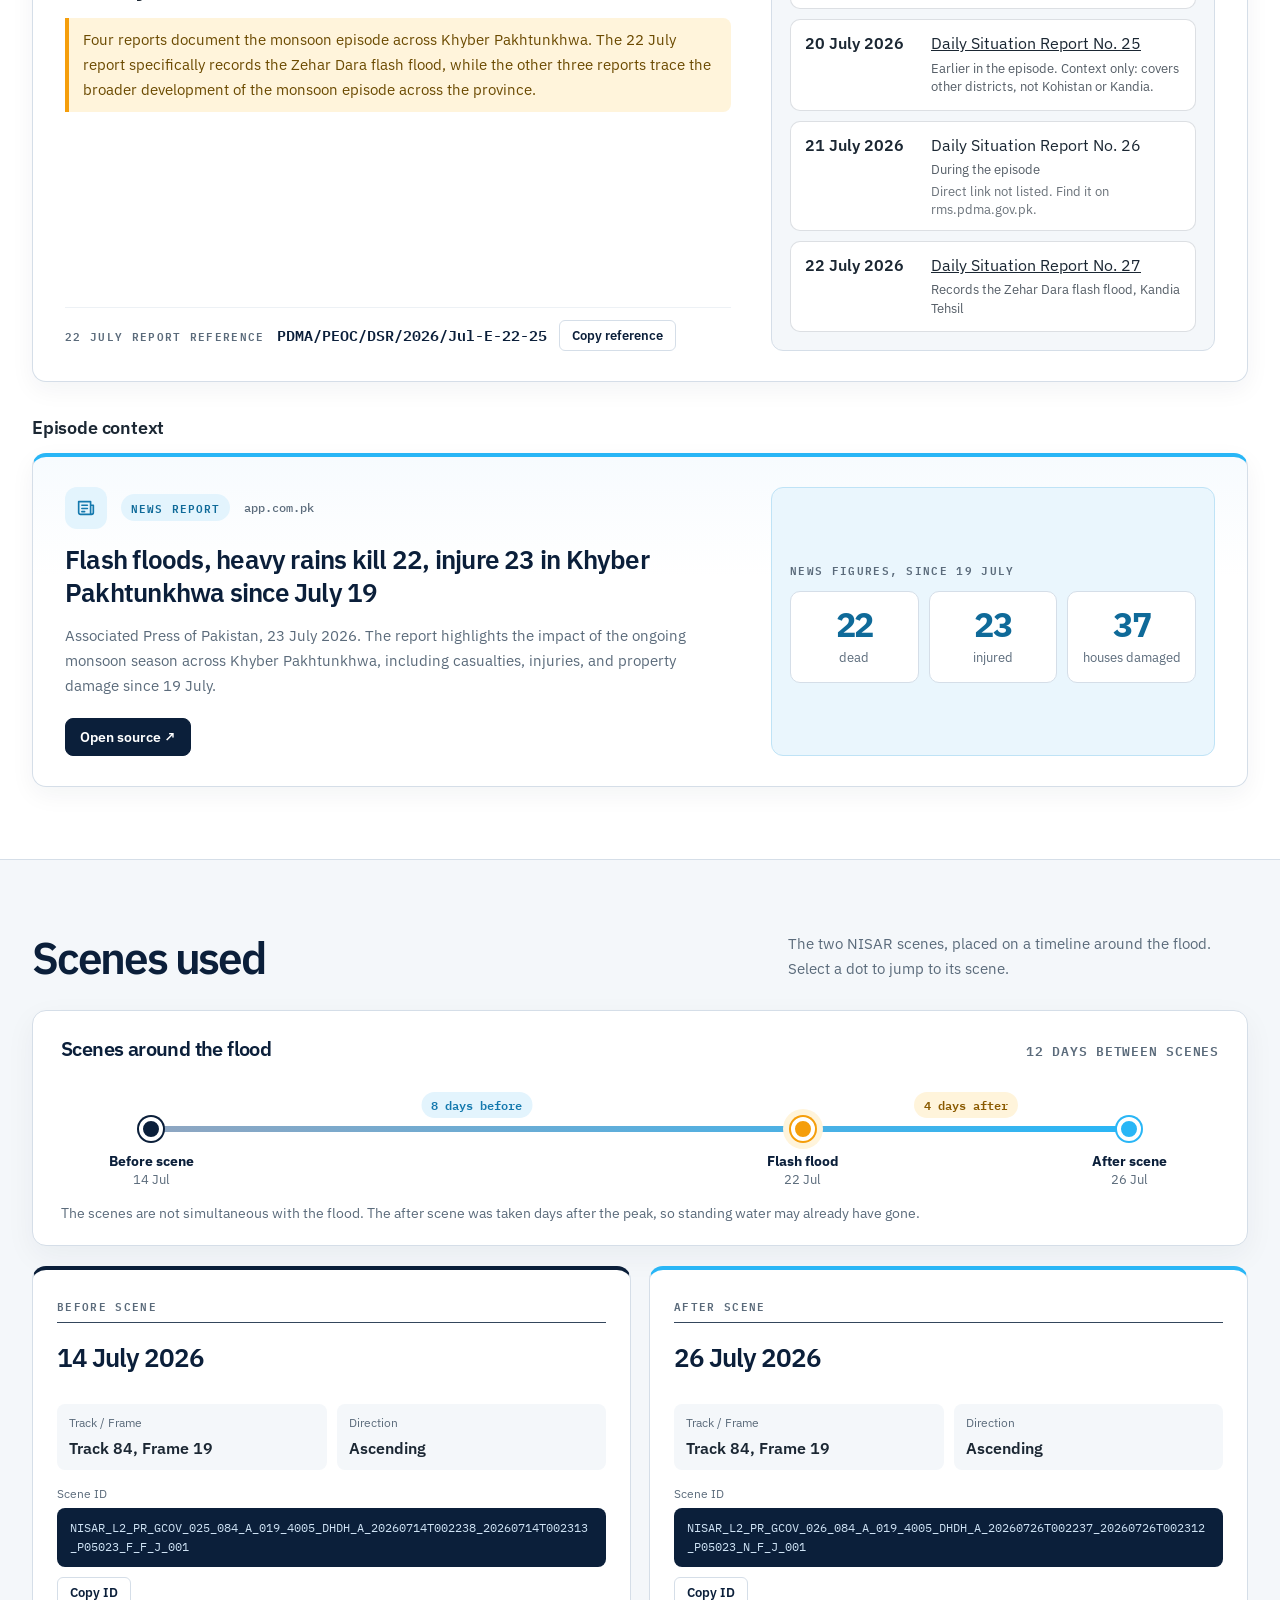
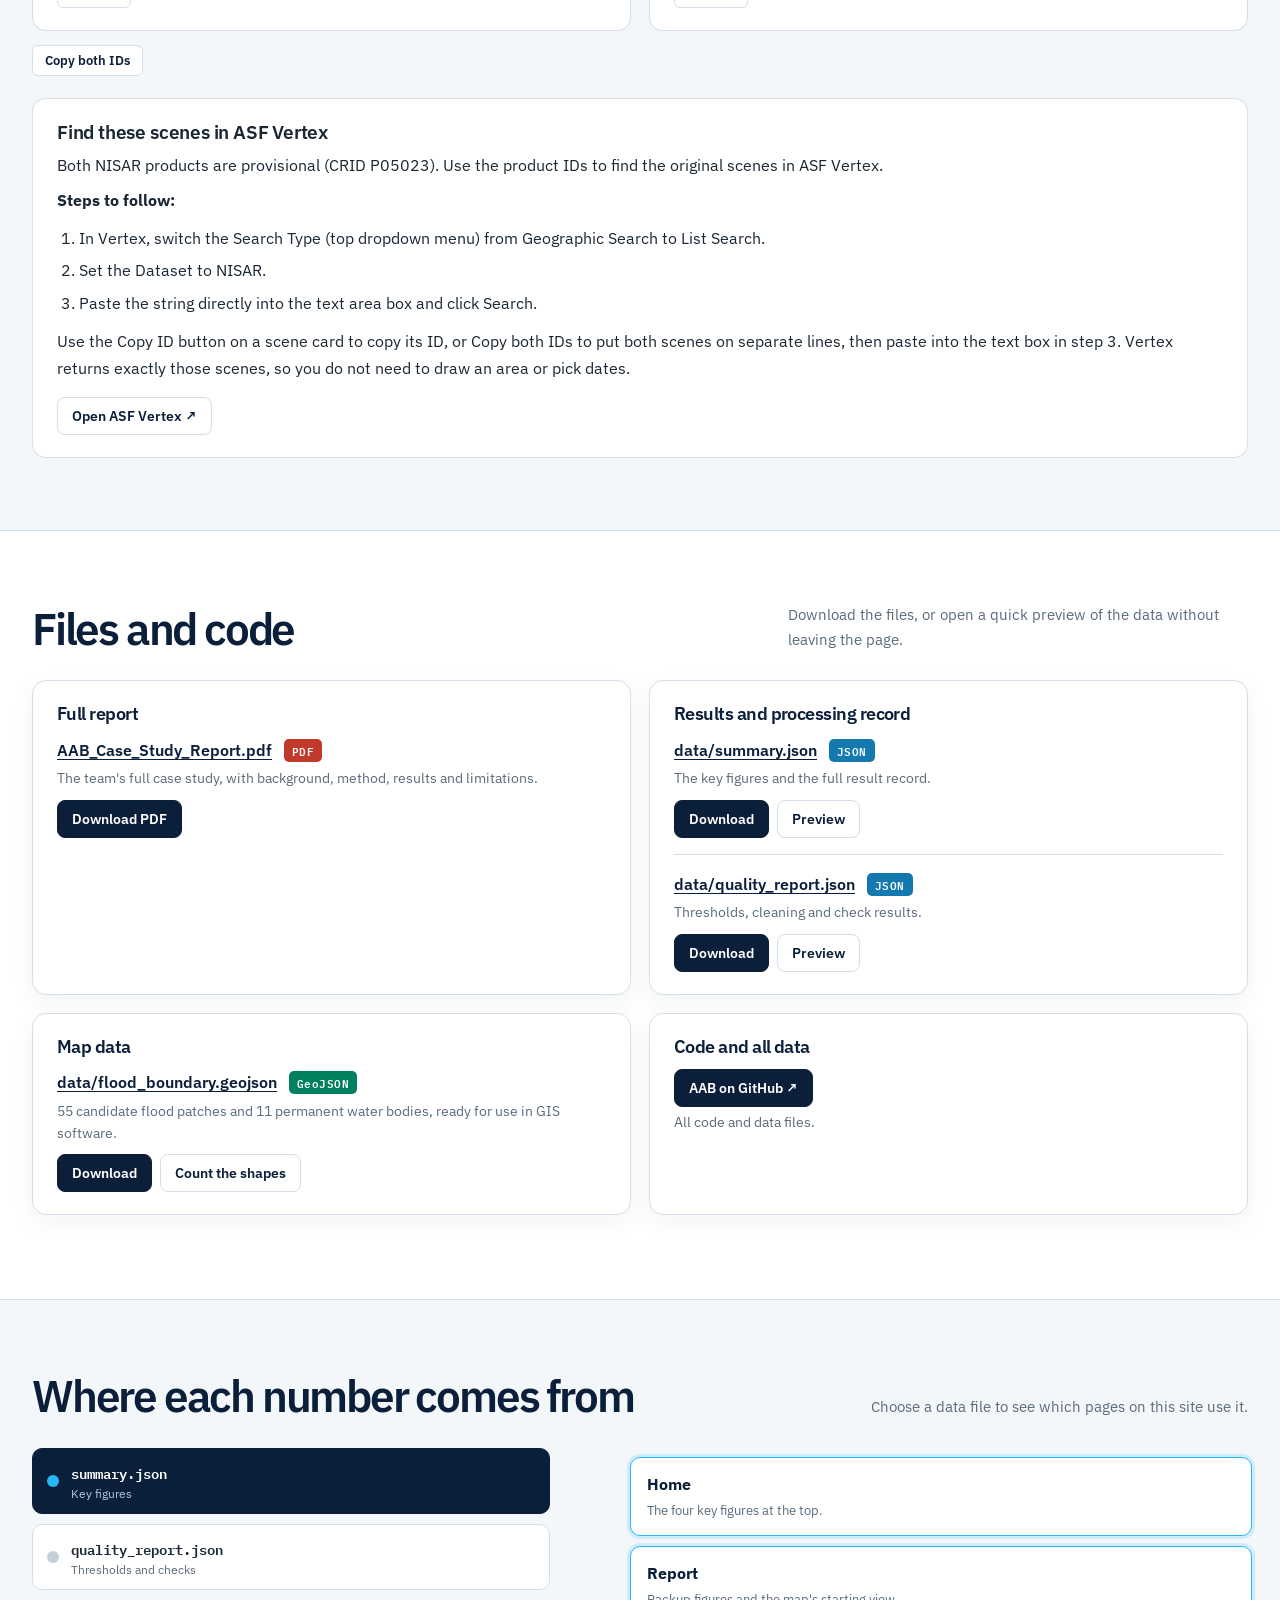
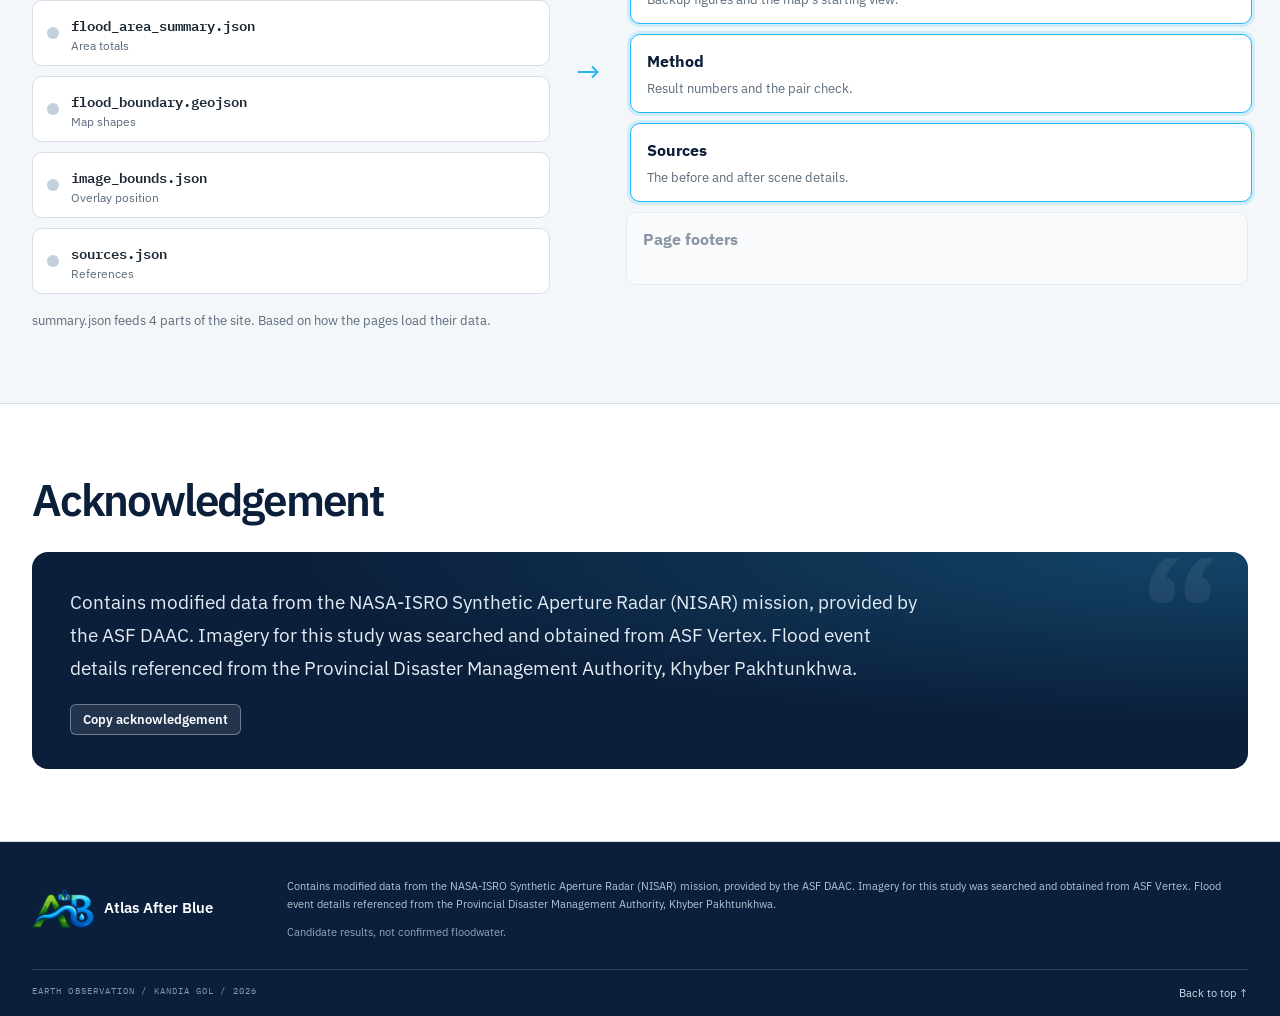
<file: aab/sources.html>
<!doctype html>
<html lang="en">
<head>
  <meta charset="utf-8">
  <meta name="viewport" content="width=device-width, initial-scale=1">
  <title>Sources | Atlas After Blue</title>
  <meta name="description" content="Review the satellite data, event reference, NISAR scenes, files and acknowledgements used by Atlas After Blue.">
  <meta name="theme-color" content="#0B1F3A">
  <link rel="icon" href="img/logo.png">
  <link rel="preconnect" href="https://fonts.googleapis.com">
  <link rel="preconnect" href="https://fonts.gstatic.com" crossorigin>
  <link href="https://fonts.googleapis.com/css2?family=IBM+Plex+Mono:wght@400;500;600&family=IBM+Plex+Sans:wght@400;500;600;700&display=swap" rel="stylesheet">
  <link rel="stylesheet" href="css/style.css">
  <link rel="stylesheet" href="css/home.css">
  <link rel="stylesheet" href="css/method.css">
  <link rel="stylesheet" href="css/sources.css">
  <style>
    .sub-head{margin:34px 0 14px;font-size:1.15rem}
    .dsr-list{list-style:none;margin:14px 0 0;padding:0;display:grid;gap:10px}
    .dsr-list li{display:flex;flex-wrap:wrap;gap:6px 14px;align-items:baseline;padding:10px 14px;border:1px solid rgba(11,31,58,.14);border-radius:10px;background:#fff}
    .dsr-list .dsr-date{font-weight:600;min-width:120px}
    .dsr-list .dsr-tag{font-size:.8rem;opacity:.75}
    .dsr-list .dsr-miss{font-size:.8rem;opacity:.65}
    .find-box{margin-top:22px;padding:22px 24px;border:1px solid rgba(11,31,58,.14);border-radius:14px;background:#fff}
    .find-box h3{margin:0 0 6px}
    .find-box ol{margin:12px 0;padding-left:22px;display:grid;gap:6px}
    .find-box p{margin:8px 0 0}
    .find-box .link-btn{margin-top:16px}
    /* event-report card: left column text, right column report list */
    .src-main .ref{margin-top:auto}
    .dsr-panel{display:flex;flex-direction:column;justify-content:center;background:#F4F7FA;border:1px solid var(--line);border-radius:12px;padding:18px;min-width:0}
    .dsr-panel .dsr-list{margin:0}
    .dsr-list li{display:grid;grid-template-columns:112px minmax(0,1fr);gap:3px 14px;align-items:start}
    .dsr-list .dsr-date{grid-column:1;grid-row:1 / span 3;min-width:0}
    .dsr-list li > :not(.dsr-date){grid-column:2}
    .dsr-list .dsr-tag,.dsr-list .dsr-miss{line-height:1.45}
    .dsr-panel .ref-label{margin-bottom:12px}
    .ctx-stats{display:grid;grid-template-columns:repeat(3,minmax(0,1fr));gap:10px}
    .ctx-stat{background:#fff;border:1px solid var(--line);border-radius:10px;padding:14px 12px;text-align:center}
    .ctx-stat b{display:block;font-size:34px;letter-spacing:-.04em;color:var(--navy);line-height:1.1}
    .ctx-stat span{display:block;margin-top:4px;font-size:13px;color:var(--label)}
    .src-badge{font:600 11px "IBM Plex Mono",monospace;letter-spacing:.1em;text-transform:uppercase;padding:4px 10px;border-radius:99px;white-space:nowrap}
    .src-badge.official{background:#FFF1D1;color:#8A5A00}
    .src-badge.news{background:#E3F4FD;color:#0F6A99}
    .src-wide .src-top{flex-wrap:wrap}
    .ctx-card{border-top-color:var(--flood);background:linear-gradient(180deg,#F7FBFE,#fff 120px)}
    .ctx-card .src-caveat{background:#EAF2F8;border-left-color:#5B7FA3;color:#27425F}
    .ctx-card .dsr-panel{background:#EAF6FD;border-color:#BFE3F6}
    .ctx-card .ctx-stat b{color:#0F6A99}
    #dsr-card + .sub-head,.sub-head{margin-top:34px}
    #event-links:empty{display:none}  /* ClickUp links will be placed here */
    @media(max-width:560px){.dsr-list li{grid-template-columns:1fr}.dsr-list .dsr-date,.dsr-list li > :not(.dsr-date){grid-column:1;grid-row:auto}}
  </style>
  <script>document.documentElement.classList.add('js');</script>
</head>
<body>
  <a class="skip-link" href="#content">Skip to content</a>

  <header class="site-header">
    <div class="header-inner">
      <a class="brand" href="index.html" aria-label="Atlas After Blue home">
        <img src="img/logo.png" alt="">
        <span>Atlas <b>After Blue</b></span>
      </a>
      <button class="menu-toggle" id="menu-toggle" aria-expanded="false" aria-controls="site-nav">
        <span class="menu-lines" aria-hidden="true"></span><span class="sr-only">Toggle navigation</span>
      </button>
      <nav class="site-nav" id="site-nav" aria-label="Main navigation">
        <a href="index.html">Home</a>
        <a href="report.html">Report</a>
        <a href="method.html">Method</a>
        <a href="sources.html" aria-current="page">Sources</a>
        <a href="about.html">About</a>
      </nav>
    </div>
  </header>

  <section class="m-hero">
    <div class="mwrap rwrap">
            <div class="eyebrow"><span class="eyebrow-mark"></span> SOURCE</div>
      <h1>Data and references</h1>
      <p class="lead">Everything on this site comes from the public data and files listed here.</p>
      <ul class="hero-chips" id="hero-chips" aria-label="At a glance" hidden></ul>
    </div>
  </section>

  <nav class="subnav" aria-label="On this page">
    <div class="mwrap">
      <a href="#satellite-data">Satellite data</a>
      <a href="#event-report">Event report</a>
      <a href="#scenes-used">Scenes used</a>
      <a href="#files-code">Files and code</a>
      <a href="#data-flow">Where numbers come from</a>
      <a href="#acknowledgement">Acknowledgement</a>
    </div>
  </nav>

  <main id="content">

    <section class="msec" id="satellite-data" aria-labelledby="sat-title">
      <div class="mwrap">
        <div class="mhead reveal">
          <div><h2 id="sat-title">Satellite data</h2></div>
          <p class="sub">The radar data behind every figure on this site. Each card opens the original source.</p>
        </div>
        <div class="src-grid" id="satellite-sources">
          <p class="note">Loading source details…</p>
        </div>
        <h3 class="sub-head">Technical documentation</h3>
        <div class="src-grid" id="doc-sources"></div>
      </div>
    </section>

    <section class="msec alt" id="event-report" aria-labelledby="event-title">
      <div class="mwrap">
        <div class="mhead reveal">
          <div><h2 id="event-title">Event report</h2></div>
          <!-- Links from ClickUp go in this empty area -->
          <div id="event-links"></div>
        </div>
        <div class="src-grid one" id="dsr-card">
          <p class="note">Loading event reference…</p>
        </div>
        <h3 class="sub-head">Episode context</h3>
        <div class="src-grid one" id="context-sources"></div>
      </div>
    </section>

    <section class="msec" id="scenes-used" aria-labelledby="scenes-title">
      <div class="mwrap">
        <div class="mhead reveal">
          <div><h2 id="scenes-title">Scenes used</h2></div>
          <p class="sub">The two NISAR scenes, placed on a timeline around the flood. Select a dot to jump to its scene.</p>
        </div>
        <div id="scene-details">
          <p class="note">Loading scene details…</p>
        </div>
        <div class="find-box reveal">
          <h3>Find these scenes in ASF Vertex</h3>
          <p>Both NISAR products are provisional (CRID P05023). Use the product IDs to find the original scenes in ASF Vertex.</p>
          <p><strong>Steps to follow:</strong></p>
          <ol>
            <li>In Vertex, switch the Search Type (top dropdown menu) from Geographic Search to List Search.</li>
            <li>Set the Dataset to NISAR.</li>
            <li>Paste the string directly into the text area box and click Search.</li>
          </ol>
          <p>Use the Copy ID button on a scene card to copy its ID, or Copy both IDs to put both scenes on separate lines, then paste into the text box in step 3. Vertex returns exactly those scenes, so you do not need to draw an area or pick dates.</p>
          <a class="link-btn" href="https://search.asf.alaska.edu/" target="_blank" rel="noopener">Open ASF Vertex ↗</a>
        </div>
      </div>
    </section>

    <section class="msec alt" id="files-code" aria-labelledby="files-title">
      <div class="mwrap">
        <div class="mhead reveal">
          <div><h2 id="files-title">Files and code</h2></div>
          <p class="sub">Download the files, or open a quick preview of the data without leaving the page.</p>
        </div>
        <div class="file-groups">
          <article class="file-group reveal">
            <h3>Full report</h3>
            <ul class="file-list">
              <li>
                <div class="file-row">
                  <a class="fname" href="downloads/AAB_Case_Study_Report.pdf" download>AAB_Case_Study_Report.pdf</a>
                  <span class="ftype pdf">PDF</span>
                </div>
                <span class="file-desc">The team's full case study, with background, method, results and limitations.</span>
                <div class="file-actions"><a class="link-btn solid" href="downloads/AAB_Case_Study_Report.pdf" download>Download PDF</a></div>
              </li>
            </ul>
          </article>

          <article class="file-group reveal" style="--d:80ms">
            <h3>Results and processing record</h3>
            <ul class="file-list">
              <li>
                <div class="file-row">
                  <a class="fname" href="data/summary.json" download>data/summary.json</a>
                  <span class="ftype json">JSON</span>
                </div>
                <span class="file-desc">The key figures and the full result record.</span>
                <div class="file-actions">
                  <a class="link-btn solid" href="data/summary.json" download>Download</a>
                  <button class="link-btn" type="button" data-preview="data/summary.json" data-kind="json" aria-expanded="false" aria-controls="pv-summary">Preview</button>
                </div>
                <div class="preview" id="pv-summary" hidden><div class="pv-bar"><span class="pv-stats"></span><button class="copy-btn pv-copy" type="button">Copy JSON</button></div><pre tabindex="0"></pre></div>
              </li>
              <li>
                <div class="file-row">
                  <a class="fname" href="data/quality_report.json" download>data/quality_report.json</a>
                  <span class="ftype json">JSON</span>
                </div>
                <span class="file-desc">Thresholds, cleaning and check results.</span>
                <div class="file-actions">
                  <a class="link-btn solid" href="data/quality_report.json" download>Download</a>
                  <button class="link-btn" type="button" data-preview="data/quality_report.json" data-kind="json" aria-expanded="false" aria-controls="pv-quality">Preview</button>
                </div>
                <div class="preview" id="pv-quality" hidden><div class="pv-bar"><span class="pv-stats"></span><button class="copy-btn pv-copy" type="button">Copy JSON</button></div><pre tabindex="0"></pre></div>
              </li>
            </ul>
          </article>

          <article class="file-group reveal">
            <h3>Map data</h3>
            <ul class="file-list">
              <li>
                <div class="file-row">
                  <a class="fname" href="data/flood_boundary.geojson" download>data/flood_boundary.geojson</a>
                  <span class="ftype geojson">GeoJSON</span>
                </div>
                <span class="file-desc">55 candidate flood patches and 11 permanent water bodies, ready for use in GIS software.</span>
                <div class="file-actions">
                  <a class="link-btn solid" href="data/flood_boundary.geojson" download>Download</a>
                  <button class="link-btn" type="button" data-preview="data/flood_boundary.geojson" data-kind="geojson" aria-expanded="false" aria-controls="pv-geo">Count the shapes</button>
                </div>
                <div class="preview" id="pv-geo" hidden><div class="pv-bar"><span class="pv-stats"></span><button class="copy-btn pv-copy" type="button">Copy first feature</button></div><pre tabindex="0"></pre></div>
              </li>
            </ul>
          </article>

          <article class="file-group reveal" style="--d:80ms">
            <h3>Code and all data</h3>
            <ul class="file-list">
              <li>
                <div class="file-row">
                  <a class="link-btn solid repo-link" id="repo-link" href="https://github.com/tamreenatashfeen-cyber/Atlas_After_Blue" target="_blank" rel="noopener">AAB on GitHub ↗</a>
                </div>
                <span class="file-desc">All code and data files.</span>
              </li>
            </ul>
          </article>
        </div>
        <p class="source-error" id="files-source-status" role="status" aria-live="polite"></p>
      </div>
    </section>

    <section class="msec" id="data-flow" aria-labelledby="flow-title">
      <div class="mwrap">
        <div class="mhead reveal">
          <div><h2 id="flow-title">Where each number comes from</h2></div>
          <p class="sub">Choose a data file to see which pages on this site use it.</p>
        </div>
        <div class="flow-wrap reveal">
          <div class="flow-files" id="flow-files" role="group" aria-label="Data files"></div>
          <div class="flow-arrow" aria-hidden="true">→</div>
          <div class="flow-pages" id="flow-pages"></div>
        </div>
        <p class="flow-note" id="flow-note" aria-live="polite"></p>
      </div>
    </section>

    <section class="msec alt" id="acknowledgement" aria-labelledby="ack-title">
      <div class="mwrap">
        <div class="mhead reveal">
          <div><h2 id="ack-title">Acknowledgement</h2></div>
        </div>
        <div class="ack reveal" id="acknowledgement-content">
          <p class="note" style="color:#B7C9DD">Loading acknowledgement…</p>
        </div>
      </div>
    </section>
  </main>

  <footer class="site-footer">
    <div class="footer-main">
      <a class="footer-brand" href="index.html"><img src="img/logo.png" alt=""><span>Atlas After Blue</span></a>
      <p id="ack">AAB · NASA Space Apps Challenge 2026.</p>
      <p class="footer-disclaimer">Candidate results, not confirmed floodwater.</p>
    </div>
    <div class="footer-bottom"><span>EARTH OBSERVATION / KANDIA GOL / 2026</span><a href="#content">Back to top ↑</a></div>
  </footer>

  <script src="js/common.js"></script>
  <script>
    (() => {
      "use strict";

      const $ = id => document.getElementById(id);
      const el = (tag, cls, text) => {
        const node = document.createElement(tag);
        if (cls) node.className = cls;
        if (text != null) node.textContent = text;
        return node;
      };
      const EVENT_DATE = "2026-07-22";

      const ICON_DATA = '<svg viewBox="0 0 24 24" aria-hidden="true"><ellipse cx="12" cy="6" rx="8" ry="3"/><path d="M4 6v6c0 1.7 3.6 3 8 3s8-1.3 8-3V6M4 12v6c0 1.7 3.6 3 8 3s8-1.3 8-3v-6"/></svg>';
      const ICON_NEWS = '<svg viewBox="0 0 24 24" aria-hidden="true"><path d="M4 5h13v14H6a2 2 0 0 1-2-2zM17 9h3v8a2 2 0 0 1-2 2M7.5 9h6M7.5 12.5h6M7.5 16h3"/></svg>';
      const ICON_DOC = '<svg viewBox="0 0 24 24" aria-hidden="true"><path d="M7 3h7l5 5v13H7zM14 3v5h5M10 13h6M10 17h6"/></svg>';

      /* ---------- extra sources from the Upper Kohistan case study ---------- */
      const PDMA_9050 = "https://rms.pdma.gov.pk/ViewDSR.aspx?DSRID=9050";
      const PDMA_9046 = "https://rms.pdma.gov.pk/ViewDSR.aspx?DSRID=9046";
      const DOC_SOURCES = [
        { name: "NISAR data availability overview", url: "https://nisar-docs.asf.alaska.edu/availability-overview/",
          note: "NASA/JPL and ASF documentation on which NISAR products are available. Backs up the provisional-product statements on the Method page." },
        { name: "NISAR GCOV product documentation", url: "https://nisar-docs.asf.alaska.edu/gcov/",
          note: "NASA/JPL and ASF documentation for the L2 GCOV backscatter product used for the before and after comparison." }
      ];
      const CONTEXT_SOURCES = [
        { name: "Flash floods, heavy rains kill 22, injure 23 in Khyber Pakhtunkhwa since July 19", url: "https://www.app.com.pk/kp/flash-floods-heavy-rains-kill-22-injure-23-in-khyber-pakhtunkhwa-since-july-19/",
          note: "Associated Press of Pakistan, 23 July 2026. The report highlights the impact of the ongoing monsoon season across Khyber Pakhtunkhwa, including casualties, injuries, and property damage since 19 July.",
          stats: [["22", "dead"], ["23", "injured"], ["37", "houses damaged"]] }
      ];
      const DSR_LIST = [
        { date: "19 July 2026", no: "Daily Situation Report No. 24", tag: "Start of the episode", url: null },
        { date: "20 July 2026", no: "Daily Situation Report No. 25", tag: "Earlier in the episode. Context only: covers other districts, not Kohistan or Kandia.", url: PDMA_9046 },
        { date: "21 July 2026", no: "Daily Situation Report No. 26", tag: "During the episode", url: null },
        { date: "22 July 2026", no: "Daily Situation Report No. 27", tag: "Records the Zehar Dara flash flood, Kandia Tehsil", url: PDMA_9050 }
      ];

      /* ---------- helpers ---------- */
      const copyText = async (text) => {
        if (navigator.clipboard && window.isSecureContext) {
          await navigator.clipboard.writeText(text);
          return;
        }
        const helper = document.createElement("textarea");
        helper.value = text;
        helper.setAttribute("readonly", "");
        helper.style.position = "fixed";
        helper.style.opacity = "0";
        document.body.appendChild(helper);
        helper.select();
        helper.setSelectionRange(0, helper.value.length);
        const copied = document.execCommand("copy");
        helper.remove();
        if (!copied) throw new Error("Copy command was not available.");
      };
      const wireCopy = (button, getText, label) => {
        const idle = button.textContent;
        button.addEventListener("click", async () => {
          try {
            await copyText(getText());
            button.textContent = "Copied ✓";
            button.classList.add("done");
          } catch (_) {
            button.textContent = "Copy failed";
          }
          setTimeout(() => { button.textContent = idle; button.classList.remove("done"); }, 2000);
        });
        if (label) button.setAttribute("aria-label", label);
      };
      const monthNames = ["January","February","March","April","May","June","July","August","September","October","November","December"];
      const parseIso = iso => {
        const p = String(iso || "").split("-").map(Number);
        return p.length === 3 && p.every(Number.isFinite) ? Date.UTC(p[0], p[1] - 1, p[2]) : NaN;
      };
      const formatDate = iso => {
        const p = String(iso || "").split("-");
        const m = Number(p[1]);
        if (p.length !== 3 || !m || m > 12) return String(iso || "");
        return `${Number(p[2])} ${monthNames[m - 1]} ${p[0]}`;
      };
      const shortDate = iso => {
        const p = String(iso || "").split("-"), m = Number(p[1]);
        return p.length === 3 && m ? `${Number(p[2])} ${monthNames[m - 1].slice(0, 3)}` : String(iso);
      };
      const hostOf = url => { try { return new URL(url).hostname.replace(/^www\./, ""); } catch (_) { return ""; } };
      const plural = (n, w) => `${n} ${w}${n === 1 ? "" : "s"}`;

      /* ---------- source cards ---------- */
      const makeSourceCard = (item) => {
        const card = el("article", "src-card reveal");
        const top = el("div", "src-top");
        const ic = el("span", "src-ic"); ic.innerHTML = ICON_DATA;
        ic.setAttribute("aria-hidden", "true");
        top.append(ic, el("span", "src-host", hostOf(item.url)));

        const h3 = el("h3");
        const a = el("a", "", item.name);
        a.href = item.url; a.target = "_blank"; a.rel = "noopener";
        h3.appendChild(a);

        const actions = el("div", "src-actions");
        const open = el("a", "link-btn solid", "Open source ↗");
        open.href = item.url; open.target = "_blank"; open.rel = "noopener";
        actions.appendChild(open);

        card.append(top, h3, el("p", "", item.note || ""), actions);
        return card;
      };

      /* landscape card for a news report used as episode context */
      const makeContextCard = (item) => {
        const card = el("article", "src-card src-wide ctx-card reveal");
        const main = el("div", "src-main");
        const top = el("div", "src-top");
        const ic = el("span", "src-ic"); ic.innerHTML = ICON_NEWS; ic.setAttribute("aria-hidden", "true");
        top.append(ic, el("span", "src-badge news", "News report"), el("span", "src-host", hostOf(item.url)));
        const h3 = el("h3");
        const a = el("a", "", item.name);
        a.href = item.url; a.target = "_blank"; a.rel = "noopener";
        h3.appendChild(a);
        const actions = el("div", "src-actions");
        const open = el("a", "link-btn solid", "Open source ↗");
        open.href = item.url; open.target = "_blank"; open.rel = "noopener";
        actions.appendChild(open);
        main.append(top, h3, el("p", "", item.note || ""));
        main.appendChild(actions);
        card.appendChild(main);
        if (item.stats) {
          const panel = el("div", "dsr-panel");
          panel.appendChild(el("span", "ref-label", "News figures, since 19 July"));
          const grid = el("div", "ctx-stats");
          item.stats.forEach(([n, l]) => {
            const box = el("div", "ctx-stat");
            box.append(el("b", "", n), el("span", "", l));
            grid.appendChild(box);
          });
          panel.appendChild(grid);
          card.appendChild(panel);
        }
        return card;
      };

      /* reference number + caveat taken from the PDMA record in sources.json */
      const eventMeta = (item) => {
        let note = item.note || "";
        let reference = item.reference || "";
        if (!reference) {
          const m = note.match(/[A-Z]+(?:\/[A-Za-z0-9-]+)+/);
          if (m) { reference = m[0]; note = note.replace(/^.*?reference\s+\S+?\.\s*/i, ""); }
        }
        return { reference, note, confirms: item.confirms, notUsedFor: item.not_used_for };
      };

      /* ---------- Event report: one card (PDMA daily situation reports) ---------- */
      const makeDsrCard = (ev) => {
        const meta = ev ? eventMeta(ev) : {};
        const card = el("article", "src-card event src-wide reveal");

        /* left column */
        const main = el("div", "src-main");
        const top = el("div", "src-top");
        const ic = el("span", "src-ic"); ic.innerHTML = ICON_DOC; ic.setAttribute("aria-hidden", "true");
        top.append(ic, el("span", "src-badge official", "Official report"), el("span", "src-host", "rms.pdma.gov.pk"));
        const caveat = "Four reports document the monsoon episode across Khyber Pakhtunkhwa. The 22 July report specifically records the Zehar Dara flash flood, while the other three reports trace the broader development of the monsoon episode across the province.";
        main.append(top,
          el("h3", "", "PDMA Khyber Pakhtunkhwa daily situation reports, 19 to 22 July 2026"),
          el("p", "src-caveat", caveat));
        if (meta.reference) {
          const ref = el("div", "ref");
          const cp = el("button", "copy-btn", "Copy reference");
          cp.type = "button";
          wireCopy(cp, () => meta.reference, "Copy the 22 July report reference number");
          ref.append(el("span", "ref-label", "22 July report reference"), el("code", "ref-id", meta.reference), cp);
          main.appendChild(ref);
        }
        card.appendChild(main);

        /* right column: the four reports */
        const panel = el("div", "dsr-panel");
        const list = el("ul", "dsr-list");
        DSR_LIST.forEach(r => {
          const li = el("li");
          li.append(el("span", "dsr-date", r.date));
          if (r.url) {
            const a = el("a", "", r.no); a.href = r.url; a.target = "_blank"; a.rel = "noopener";
            li.appendChild(a);
          } else li.appendChild(el("span", "", r.no));
          li.appendChild(el("span", "dsr-tag", r.tag));
          if (!r.url) li.appendChild(el("span", "dsr-miss", "Direct link not listed. Find it on rms.pdma.gov.pk."));
          list.appendChild(li);
        });
        panel.appendChild(list);
        card.appendChild(panel);

        return card;
      };

      /* ---------- scenes: timeline + cards ---------- */
      const makeSceneCard = (role, scene, track, direction) => {
        const key = role.toLowerCase();
        const card = el("article", "scene-card reveal" + (key === "after" ? " after" : ""));
        card.id = `scene-card-${key}`;
        card.tabIndex = -1;
        card.append(el("span", "scene-role", `${role} scene`), el("div", "scene-date", formatDate(scene.date)));

        const facts = el("dl", "scene-facts");
        [["Track / Frame", track], ["Direction", direction]].forEach(([k, v]) => {
          const d = el("div"); d.append(el("dt", "", k), el("dd", "", v)); facts.appendChild(d);
        });
        card.appendChild(facts);

        card.appendChild(el("p", "scene-id-label", "Scene ID"));
        const idText = el("code", "scene-id", scene.id);
        idText.id = `scene-id-${key}`;
        card.appendChild(idText);

        const actions = el("div", "scene-actions");
        const copyBtn = el("button", "copy-btn", "Copy ID");
        copyBtn.type = "button";
        wireCopy(copyBtn, () => scene.id, `Copy ${key} scene ID`);
        actions.appendChild(copyBtn);
        card.appendChild(actions);
        return card;
      };

      const buildTimeline = (summary) => {
        const t0 = parseIso(summary.scene_before.date), t1 = parseIso(summary.scene_after.date), te = parseIso(EVENT_DATE);
        if (!(t1 > t0)) return null;
        const DAY = 86400000;
        const pct = t => ((t - t0) / (t1 - t0)) * 100;
        const total = Math.round((t1 - t0) / DAY);

        const card = el("div", "tl-card reveal");
        const top = el("div", "tl-top");
        top.append(el("h3", "", "Scenes around the flood"), el("span", "tl-total", `${plural(total, "day").toUpperCase()} BETWEEN SCENES`));
        card.appendChild(top);

        const stage = el("div", "tl-stage");
        stage.appendChild(el("div", "tl-line"));

        const addMarker = (cls, p, label, sub, target) => {
          const b = el("button", "tl-m " + cls);
          b.type = "button"; b.style.left = p + "%";
          b.setAttribute("aria-label", `${label}, ${sub}. Jump to details.`);
          b.addEventListener("click", () => {
            if (target === "event") { const s = $("event-report"); if (s) s.scrollIntoView({ behavior: "smooth" }); return; }
            const c = $(target);
            if (!c) return;
            c.scrollIntoView({ behavior: "smooth", block: "center" });
            c.classList.add("hl"); c.focus({ preventScroll: true });
            setTimeout(() => c.classList.remove("hl"), 2200);
          });
          const l = el("div", "tl-l"); l.style.left = p + "%";
          l.append(el("b", "", label), el("span", "", sub));
          stage.append(b, l);
        };
        addMarker("before", 0, "Before scene", shortDate(summary.scene_before.date), "scene-card-before");
        addMarker("after", 100, "After scene", shortDate(summary.scene_after.date), "scene-card-after");

        const eventInside = te > t0 && te < t1;
        if (eventInside) {
          addMarker("event", pct(te), "Flash flood", shortDate(EVENT_DATE), "event");
          const g1 = Math.round((te - t0) / DAY), g2 = Math.round((t1 - te) / DAY);
          const gap1 = el("span", "tl-gap", `${plural(g1, "day")} before`); gap1.style.left = pct(te) / 2 + "%";
          const gap2 = el("span", "tl-gap late", `${plural(g2, "day")} after`); gap2.style.left = (pct(te) + 100) / 2 + "%";
          stage.append(gap1, gap2);
        }
        card.appendChild(stage);
        card.appendChild(el("p", "tl-note", eventInside
          ? "The scenes are not simultaneous with the flood. The after scene was taken days after the peak, so standing water may already have gone."
          : "Dots are placed in proportion to the real dates."));
        return card;
      };

      /* ---------- JSON / GeoJSON preview ---------- */
      const typeLabels = { candidate_flood: "candidate flood patches", permanent_water: "permanent water bodies" };
      document.querySelectorAll("[data-preview]").forEach(btn => {
        const panel = $(btn.getAttribute("aria-controls"));
        const pre = panel.querySelector("pre");
        const stats = panel.querySelector(".pv-stats");
        const copyBtn = panel.querySelector(".pv-copy");
        let payload = "", loaded = false;
        wireCopy(copyBtn, () => payload);

        btn.addEventListener("click", async () => {
          const open = panel.hidden;
          panel.hidden = !open;
          btn.setAttribute("aria-expanded", String(open));
          const idle = btn.dataset.kind === "geojson" ? "Count the shapes" : "Preview";
          btn.textContent = open ? "Hide" : idle;
          if (!open || loaded) return;
          pre.textContent = "Loading…";
          try {
            const response = await fetch(btn.dataset.preview);
            if (!response.ok) throw new Error("fetch failed");
            const obj = JSON.parse(await response.text());
            if (btn.dataset.kind === "geojson") {
              const feats = Array.isArray(obj.features) ? obj.features : [];
              const counts = {};
              feats.forEach(f => { const t = (f.properties && f.properties.type) || "other"; counts[t] = (counts[t] || 0) + 1; });
              stats.replaceChildren();
              Object.keys(counts).forEach(k => stats.appendChild(el("span", "", `${counts[k]} ${typeLabels[k] || k}`)));
              const first = feats[0] ? feats[0] : {};
              payload = JSON.stringify(first, null, 2);
              const props = feats[0] && feats[0].properties ? JSON.stringify(feats[0].properties, null, 2) : "{}";
              pre.textContent = `Counted from the file itself.\nProperties of the first shape:\n${props}`;
            } else {
              payload = JSON.stringify(obj, null, 2);
              const lines = payload.split("\n");
              stats.replaceChildren(el("span", "", `${lines.length} lines`));
              pre.textContent = lines.slice(0, 60).join("\n") + (lines.length > 60 ? `\n… ${lines.length - 60} more lines (download for the full file)` : "");
            }
            loaded = true;
          } catch (_) {
            pre.textContent = "The preview could not be loaded here. You can still download the file.";
            copyBtn.hidden = true;
          }
        });
      });

      /* ---------- Data-flow explorer ---------- */
      const pages = [
        ["home", "Home"], ["report", "Report"], ["method", "Method"], ["sources", "Sources"], ["footer", "Page footers"]
      ];
      const flow = [
        { file: "summary.json", sub: "Key figures", uses: {
          home: "The four key figures at the top.", report: "Backup figures and the map's starting view.",
          method: "Result numbers and the pair check.", sources: "The before and after scene details." } },
        { file: "quality_report.json", sub: "Thresholds and checks", uses: {
          report: "Track, frame and pair status.", method: "Thresholds, cleaning settings and pair checks." } },
        { file: "flood_area_summary.json", sub: "Area totals", note: "Not offered as a download on this page.", uses: {
          report: "Candidate area, uncertain area and pixel size." } },
        { file: "flood_boundary.geojson", sub: "Map shapes", uses: {
          report: "The flood and permanent-water shapes on the map.", method: "Counting the candidate patches." } },
        { file: "image_bounds.json", sub: "Overlay position", note: "Not offered as a download on this page.", uses: {
          report: "Where the backscatter change picture sits on the map." } },
        { file: "sources.json", sub: "References", uses: {
          sources: "Every reference and note on this page.", footer: "The acknowledgement line in the footers." } }
      ];
      const fWrap = $("flow-files"), pWrap = $("flow-pages"), fNote = $("flow-note");
      const pCards = {};
      pages.forEach(([key, name]) => {
        const c = el("div", "pcard"); c.append(el("b", "", name), el("span", "", " "));
        pWrap.appendChild(c); pCards[key] = c;
      });
      const fBtns = flow.map((f, i) => {
        const b = el("button", "fbtn"); b.type = "button"; b.setAttribute("aria-pressed", "false");
        const dot = el("span", "dotf"); dot.setAttribute("aria-hidden", "true");
        const txt = el("span"); txt.append(document.createTextNode(f.file), el("small", "", f.sub));
        b.append(dot, txt);
        b.addEventListener("click", () => selectFlow(i));
        fWrap.appendChild(b);
        return b;
      });
      function selectFlow(i) {
        const f = flow[i];
        fBtns.forEach((b, k) => b.setAttribute("aria-pressed", String(k === i)));
        pages.forEach(([key]) => {
          const used = Object.prototype.hasOwnProperty.call(f.uses, key);
          pCards[key].classList.toggle("on", used);
          pCards[key].lastChild.textContent = used ? f.uses[key] : " ";
        });
        const n = Object.keys(f.uses).length;
        fNote.textContent = `${f.file} feeds ${n} part${n === 1 ? "" : "s"} of the site.` + (f.note ? ` ${f.note}` : "") + " Based on how the pages load their data.";
      }
      selectFlow(0);

      /* ---------- In-page nav highlight + reveal ---------- */
      const navLinks = [...document.querySelectorAll(".subnav a")];
      if ("IntersectionObserver" in window) {
        const secIO = new IntersectionObserver(entries => entries.forEach(en => {
          if (!en.isIntersecting) return;
          navLinks.forEach(l => l.removeAttribute("aria-current"));
          const link = navLinks.find(l => l.getAttribute("href") === "#" + en.target.id);
          if (link) { link.setAttribute("aria-current", "true"); link.parentElement.scrollTo({ left: link.offsetLeft - 24, behavior: "smooth" }); }
        }), { rootMargin: "-35% 0px -60% 0px" });
        navLinks.forEach(l => { const s = document.querySelector(l.getAttribute("href")); if (s) secIO.observe(s); });
      }
      const reveal = (scope) => {
        const items = (scope || document).querySelectorAll(".reveal:not(.in)");
        if ("IntersectionObserver" in window && !window.matchMedia("(prefers-reduced-motion: reduce)").matches) {
          const io = new IntersectionObserver(entries => entries.forEach(en => {
            if (en.isIntersecting) { en.target.classList.add("in"); io.unobserve(en.target); }
          }), { threshold: 0.1 });
          items.forEach(i => io.observe(i));
        } else items.forEach(i => i.classList.add("in"));
      };
      reveal();

      /* ---------- Load the data ---------- */
      const showLoadError = () => {
        const message = "Source details could not be loaded.";
        ["satellite-sources", "dsr-card", "scene-details", "acknowledgement-content"].forEach(id => {
          const node = $(id);
          if (!node) return;
          node.replaceChildren(el("p", "source-error", message));
        });
        $("files-source-status").textContent = message;
      };

      const load = async () => {
        try {
          const [sourcesResponse, summaryResponse] = await Promise.all([fetch("data/sources.json"), fetch("data/summary.json")]);
          if (!sourcesResponse.ok || !summaryResponse.ok) throw new Error("A source data request failed.");
          const [sources, summary] = await Promise.all([sourcesResponse.json(), summaryResponse.json()]);
          if (!Array.isArray(sources.data_sources) || !Array.isArray(sources.event_sources) ||
              !summary.scene_before || !summary.scene_after) {
            throw new Error("The source data did not contain the expected records.");
          }

          const pdmaItem = sources.event_sources.find(i => /(^|\.)pdma\.gov\.pk$/.test(hostOf(i.url)));

          $("satellite-sources").replaceChildren(...sources.data_sources.map(i => makeSourceCard(i)));
          $("doc-sources").replaceChildren(...DOC_SOURCES.map(i => makeSourceCard(i)));
          $("dsr-card").replaceChildren(makeDsrCard(pdmaItem));
          $("context-sources").replaceChildren(...CONTEXT_SOURCES.map(i => makeContextCard(i)));

          const sceneBox = $("scene-details");
          sceneBox.replaceChildren();
          const timeline = buildTimeline(summary);
          if (timeline) sceneBox.appendChild(timeline);
          const grid = el("div", "scene-grid");
          grid.append(
            makeSceneCard("Before", summary.scene_before, summary.track, summary.direction),
            makeSceneCard("After", summary.scene_after, summary.track, summary.direction)
          );
          sceneBox.appendChild(grid);
          const both = el("button", "copy-btn", "Copy both IDs");
          both.type = "button"; both.style.marginTop = "14px";
          /* plain IDs, one per line, so they paste straight into Vertex List Search */
          wireCopy(both, () => `${summary.scene_before.id}\n${summary.scene_after.id}`);
          sceneBox.appendChild(both);

          const ackBox = $("acknowledgement-content");
          ackBox.replaceChildren();
          const ackP = el("p", "", sources.acknowledgement);
          const ackCopy = el("button", "copy-btn", "Copy acknowledgement");
          ackCopy.type = "button";
          wireCopy(ackCopy, () => String(sources.acknowledgement || ""));
          ackBox.append(ackP, ackCopy);

          /* GitHub link is fixed in the HTML (final repo); sources.json repo_url is ignored */

          const chips = $("hero-chips");
          chips.replaceChildren(
            el("li", "", plural(sources.data_sources.length + DOC_SOURCES.length, "data source")),
            el("li", "", plural(DSR_LIST.length, "PDMA situation report")),
            el("li", "", "2 NISAR scenes"),
            el("li", "", "Provisional products")
          );
          chips.hidden = false;

          reveal();
        } catch (_) {
          showLoadError();
        }
      };
      load();
    })();
  </script>
</body>
</html>
</file>
<file: aab/css/style.css>
:root{--navy:#0B1F3A;--bg:#F4F7FA;--text:#1B2733;--label:#5B6B7B;--flood:#29B6F6;--perm-water:#7E57C2;--caution:#F59E0B;--caution-bg:#FFF4DB;--pass:#009E73;--fail:#E57373;--line:#D5DEE8}
*{box-sizing:border-box}html{scroll-behavior:smooth}
body{margin:0;background:var(--bg);color:var(--text);font:400 17px/1.65 "IBM Plex Sans",system-ui,sans-serif}
h1,h2,h3{font-weight:600;line-height:1.2;margin:0 0 .5em;letter-spacing:-.01em}h1{font-size:40px}h2{font-size:28px}h3{font-size:19px}
.mono{font-family:"IBM Plex Mono",monospace;font-size:.9em}.cap{font-size:14px;color:var(--label)}
.wrap{max-width:1080px;margin:0 auto;padding:0 24px}
a{color:var(--navy)}a:focus-visible,button:focus-visible,summary:focus-visible,input:focus-visible{outline:3px solid var(--caution);outline-offset:2px}
header{background:var(--navy);position:sticky;top:0;z-index:1000}
header .wrap{display:flex;align-items:center;justify-content:space-between;min-height:64px;max-width:1200px}
.brand{display:flex;align-items:center;gap:12px;color:#fff;text-decoration:none;font-weight:600;font-size:19px}
.brand img{height:40px;background:#fff;border-radius:8px;padding:3px 6px}
nav ul{display:flex;gap:4px;list-style:none;margin:0;padding:0}
nav a{display:block;color:#D3DEEB;text-decoration:none;padding:20px 12px 16px;border-bottom:4px solid transparent}
nav a:hover{color:#fff}nav a[aria-current=page]{color:#fff;border-bottom-color:#fff}
.burger{display:none;background:none;border:1px solid #4B6283;color:#fff;border-radius:6px;padding:6px 12px;font:inherit;cursor:pointer}
.page{display:none}.page.on{display:block}
.hero{background:var(--navy);color:#fff;padding:80px 0}.hero p{max-width:680px;color:#D3DEEB;font-size:20px}
.eyebrow{text-transform:uppercase;letter-spacing:.1em;font-size:13px;font-weight:600;color:var(--label)}.hero .eyebrow{color:#9FB3C8}
.btn{display:inline-block;background:var(--navy);color:#fff;border:1px solid #fff;border-radius:6px;padding:11px 20px;font:600 16px inherit;text-decoration:none;cursor:pointer}
.btn:hover{background:#16345E}main .btn{border-color:var(--navy)}
section.s{padding:56px 0}
.grid{display:grid;gap:18px}.g4{grid-template-columns:repeat(4,1fr)}.g2{grid-template-columns:repeat(2,1fr)}.g3{grid-template-columns:repeat(3,1fr)}
.card{background:#fff;border:1px solid var(--line);border-radius:8px;padding:20px}
.metric .k{font-size:14px;color:var(--label);margin:0}.metric .v{font-size:30px;font-weight:600;margin:4px 0;font-family:"IBM Plex Mono",monospace}
.metric.water{border-top:4px solid var(--flood)}.metric.unc{border-top:4px solid var(--caution)}.metric.plain{border-top:4px solid var(--navy)}
.badge{display:inline-block;font-weight:600;font-size:14px;padding:3px 12px;border-radius:99px;color:var(--text)}
.badge.pass{background:var(--pass);color:#fff}.badge.fail{background:var(--fail)}
.lim{background:var(--caution-bg);border:2px solid var(--caution);border-radius:8px;padding:20px 24px}
.lim details{border-top:1px solid #EBCF94;padding:10px 0}.lim details:first-of-type{border-top:0}
.lim summary{cursor:pointer;font-weight:600}.lim p{margin:.6em 0 0}
.swipe{position:relative;max-width:640px;margin:0 auto;aspect-ratio:763/764;background:var(--navy);border-radius:8px;overflow:hidden;user-select:none}
.swipe img{position:absolute;inset:0;width:100%;height:100%;object-fit:contain}
.swipe .top{clip-path:inset(0 0 0 50%)}
.swipe .bar{position:absolute;top:0;bottom:0;left:50%;width:3px;background:#fff;pointer-events:none}
.swipe .tag{position:absolute;top:10px;background:rgba(11,31,58,.85);color:#fff;font-size:13px;padding:2px 10px;border-radius:4px}
.swipe input{position:absolute;inset:0;width:100%;height:100%;opacity:0;cursor:ew-resize;margin:0}
#map{height:520px;border-radius:8px;border:1px solid var(--line)}
.legend{display:flex;flex-wrap:wrap;gap:18px;margin:12px 0;font-size:14px;color:var(--label)}
.legend i{display:inline-block;width:14px;height:14px;border-radius:3px;margin-right:6px;vertical-align:-2px}
table{width:100%;border-collapse:collapse;background:#fff}th,td{text-align:left;padding:10px 12px;border-bottom:1px solid var(--line)}th{color:var(--label);font-weight:600;font-size:14px}
footer{background:var(--navy);color:#C3D0DF;padding:36px 0;font-size:15px}footer a{color:#fff}
@media(max-width:860px){.g4,.g3{grid-template-columns:repeat(2,1fr)}h1{font-size:32px}.burger{display:block}nav{display:none;position:absolute;left:0;right:0;top:100%;background:var(--navy)}nav.open{display:block}nav ul{flex-direction:column;padding:8px 24px}nav a{padding:12px 0}}
@media(max-width:560px){.g4,.g3,.g2{grid-template-columns:1fr}}
/* Existing shared overrides supplied for AAB */
header .wrap{max-width:none;padding:0 32px}
.brand img{height:40px;width:auto;background:none;border-radius:0;padding:0}
.btn{font:600 16px/1.2 "IBM Plex Sans",system-ui,sans-serif}
.page{display:block}
footer p{margin:0 0 12px}
footer p:last-child{margin-bottom:0}
.sr-only{position:absolute;width:1px;height:1px;padding:0;margin:-1px;overflow:hidden;clip:rect(0,0,0,0);white-space:nowrap;border:0}
</file>
<file: aab/css/home.css>
/* ATLAS AFTER BLUE — HOME PAGE
   Palette retained from the original project. Layout and visual system rebuilt. */
:root{
  --navy:#0B1F3A;--navy-2:#102A4B;--navy-3:#18385F;
  --bg:#F4F7FA;--white:#FFFFFF;--text:#1B2733;--label:#5B6B7B;
  --flood:#29B6F6;--perm-water:#7E57C2;--caution:#F59E0B;
  --caution-bg:#FFF4DB;--pass:#009E73;--fail:#E57373;--line:#D5DEE8;
  --max:1240px;
}
*{box-sizing:border-box}
html{scroll-behavior:smooth;scroll-padding-top:84px}
body{margin:0;background:var(--bg);color:var(--text);font:400 16px/1.65 "IBM Plex Sans",system-ui,sans-serif}
img{max-width:100%}
a{color:inherit}
button,input{font:inherit}
a:focus-visible,button:focus-visible,input:focus-visible{outline:3px solid var(--caution);outline-offset:3px}
.skip-link{position:absolute;left:12px;top:-60px;z-index:100;background:#fff;padding:10px 14px;border-radius:5px}
.skip-link:focus{top:10px}
.sr-only{position:absolute;width:1px;height:1px;padding:0;margin:-1px;overflow:hidden;clip:rect(0,0,0,0);white-space:nowrap;border:0}

/* Navigation */
.site-header{position:sticky;top:0;z-index:100;background:var(--navy);color:#fff;border-bottom:1px solid rgba(213,222,232,.15)}
.header-inner{max-width:var(--max);width:calc(100% - 64px);min-height:76px;margin:auto;display:flex;align-items:center;justify-content:space-between;gap:28px}
.brand{display:flex;align-items:center;gap:12px;text-decoration:none;color:#fff;font-size:17px;font-weight:500;letter-spacing:-.02em}
.brand img{width:48px;height:42px;object-fit:contain;background:none;border-radius:0;padding:0}
.brand b{font-weight:700}
.site-nav{display:flex;align-items:center;gap:30px}
.site-nav a{height:76px;padding:0;display:flex;align-items:center;text-decoration:none;color:#C6D2E0;font-size:14px;border-bottom:3px solid transparent;transition:color .2s,border-color .2s}
.site-nav a:hover,.site-nav a[aria-current=page]{color:#fff;border-bottom-color:#fff}
.menu-toggle{display:none;width:42px;height:40px;background:transparent;border:1px solid #5B6B7B;border-radius:5px;color:#fff}
.menu-lines,.menu-lines:before,.menu-lines:after{display:block;width:17px;height:2px;background:#fff;position:relative;margin:auto}
.menu-lines:before,.menu-lines:after{content:"";position:absolute;left:0}
.menu-lines:before{top:-6px}.menu-lines:after{top:6px}

/* Hero */
.hero{background:var(--navy);color:#fff;position:relative;overflow:hidden;padding:66px 0 0}
.hero:before{content:"";position:absolute;inset:0;pointer-events:none;opacity:.14;background-image:linear-gradient(rgba(159,179,200,.14) 1px,transparent 1px),linear-gradient(90deg,rgba(159,179,200,.14) 1px,transparent 1px);background-size:48px 48px;mask-image:linear-gradient(90deg,black,transparent 90%)}
.hero-grid{position:relative;z-index:1;max-width:var(--max);width:calc(100% - 64px);margin:auto;display:grid;grid-template-columns:minmax(0,1.02fr) minmax(390px,.98fr);gap:58px;align-items:center}
.hero-copy{padding:18px 0 54px}
.eyebrow,.section-index,.hero-index,.art-topline,.art-bottomline,.viewer-live,.viewer-foot .mono,.timeline-date,.footer-bottom{font-family:"IBM Plex Mono",monospace;font-size:11px;letter-spacing:.12em}
.eyebrow{display:flex;align-items:center;gap:10px;color:#B7C9DD;font-weight:600}
.eyebrow-mark{width:7px;height:7px;border-radius:50%;background:var(--flood);box-shadow:0 0 0 5px rgba(41,182,246,.13)}
.hero-index{margin:35px 0 9px;color:#8FA6C1}
.hero h1{font-size:clamp(42px,5.8vw,76px);line-height:1;letter-spacing:-.065em;margin:0;font-weight:600;white-space:nowrap}
.hero h1 span{color:#8DBBE0}
.hero-lead{max-width:650px;color:#D3DEEB;font-size:17px;line-height:1.8;margin:25px 0 0}
.hero-actions{display:flex;align-items:center;gap:24px;flex-wrap:wrap;margin-top:30px}
.button{display:inline-flex;align-items:center;gap:20px;text-decoration:none;padding:12px 17px;border-radius:5px;font-size:14px;font-weight:600;transition:transform .2s,background .2s}
.button:hover{transform:translateY(-2px)}
.button-light{background:#fff;color:var(--navy);border:1px solid #fff}
.button-light:hover{background:#EAF3FA}
.button-dark{background:var(--navy);color:#fff;border:1px solid var(--navy)}
.button-dark:hover{background:var(--navy-3)}
.quiet-link{font-size:14px;color:#D3DEEB;text-underline-offset:5px}
.hero-meta{display:flex;align-items:center;gap:13px;margin-top:34px;color:#9FB3C8;font-size:12px}
.hero-meta span:first-child{display:flex;align-items:center;gap:8px}
.status-dot,.viewer-live i{width:7px;height:7px;display:inline-block;border-radius:50%;background:var(--pass)}
.meta-separator{height:13px;width:1px;background:#526780}
.hero-art{align-self:center;min-width:0}
.art-topline,.art-bottomline{display:flex;justify-content:space-between;gap:10px;color:#9FB3C8;font-size:10px;padding:0 2px 12px}
.hero-image-wrap{position:relative;background:#071321;border:1px solid rgba(159,179,200,.28);padding:10px;overflow:hidden}
.hero-change{width:100%;aspect-ratio:1/1;object-fit:contain;display:block}
.image-crosshair{position:absolute;width:24px;height:24px;opacity:.7}
.image-crosshair:before,.image-crosshair:after{content:"";position:absolute;background:#D3DEEB}
.image-crosshair:before{width:24px;height:1px;top:12px;left:0}.image-crosshair:after{height:24px;width:1px;left:12px;top:0}
.crosshair-one{top:16%;left:15%}.crosshair-two{right:16%;bottom:20%}
.image-label{position:absolute;left:18px;bottom:17px;background:rgba(11,31,58,.92);padding:7px 10px;color:#D3DEEB;font:10px "IBM Plex Mono",monospace;letter-spacing:.08em}
.label-pulse{display:inline-block;width:6px;height:6px;border-radius:50%;background:var(--flood);margin-right:7px}
.art-bottomline{padding:12px 2px 0}
.hero-bottom-grid{position:relative;z-index:1;border-top:1px solid rgba(213,222,232,.18);margin-top:14px;display:grid;grid-template-columns:repeat(4,1fr);padding:14px max(32px,calc((100% - var(--max))/2));color:#7188A4;font:10px "IBM Plex Mono",monospace;letter-spacing:.16em}
.hero-bottom-grid span+span{border-left:1px solid rgba(213,222,232,.18);padding-left:20px}

/* Shared sections */
.section-pad{padding:82px 0}
.section-heading{max-width:var(--max);width:calc(100% - 64px);margin:0 auto 30px;display:flex;align-items:end;justify-content:space-between;gap:36px}
.section-index{margin:0 0 12px;color:#71849A;font-weight:600}
.section-heading h2,.interpretation h2{font-size:clamp(32px,4vw,48px);line-height:1.08;letter-spacing:-.055em;margin:0;color:var(--navy)}
.section-intro{max-width:430px;color:var(--label);font-size:14px;line-height:1.75;margin:0}
.readout{background:var(--bg)}
.metrics-grid{max-width:var(--max);width:calc(100% - 64px);margin:auto;display:grid;grid-template-columns:repeat(4,minmax(0,1fr));gap:15px}
.metric-card{background:#fff;border:1px solid var(--line);border-radius:7px;min-height:205px;padding:21px 20px 18px;display:flex;flex-direction:column;position:relative;overflow:hidden;transition:transform .22s,box-shadow .22s,border-color .22s}
.metric-card:hover{transform:translateY(-5px);box-shadow:0 12px 28px rgba(11,31,58,.08);border-color:#AABBCD}
.metric-card:before{content:"";height:3px;position:absolute;left:0;right:0;top:0;background:var(--navy)}
.metric-art{position:absolute;right:17px;top:16px;width:43px;height:32px;display:grid;place-items:center;opacity:.9}
.metric-art-water svg{width:100%;height:100%;fill:none;stroke:var(--flood);stroke-width:2.5;stroke-linecap:round;stroke-linejoin:round}
.metric-art-water .water-line-top{stroke:var(--navy);stroke-width:1.5;opacity:.45}
.metric-blue:before{background:var(--flood)}.metric-amber:before{background:var(--caution)}
.metric-label{font-size:13px;font-weight:600;color:var(--text);margin:0}
.metric-value{font:600 clamp(25px,2.6vw,34px)/1.2 "IBM Plex Mono",monospace;letter-spacing:-.06em;margin:12px 0 5px;color:var(--navy);white-space:nowrap}
.metric-value span{font:400 13px "IBM Plex Sans",sans-serif;letter-spacing:0;color:var(--label)}
.metric-value-calendar{display:flex;align-items:center;gap:9px}
.metric-value-calendar svg{width:22px;height:22px;flex:0 0 auto;fill:none;stroke:var(--navy);stroke-width:1.7;stroke-linecap:round;stroke-linejoin:round;opacity:.82}
.metric-note{font-size:12px;color:var(--label);line-height:1.5;margin:0 0 16px}
.metric-link{display:flex;justify-content:space-between;gap:8px;margin-top:auto;padding-top:10px;border-top:1px solid #EDF1F5;text-decoration:none;color:var(--navy);font-size:12px;font-weight:600}
.metric-link span{font-size:15px;transition:transform .2s}.metric-link:hover span{transform:translate(2px,-2px)}
.metric-status{margin:9px 0 10px}.pass-badge{display:inline-block;border-radius:99px;background:var(--pass);color:#fff;font-size:14px;font-weight:700;padding:5px 14px}
.data-footnote{max-width:var(--max);width:calc(100% - 64px);margin:14px auto 0;color:#758395;font-size:11px}

/* Image explorer */
.explorer{background:#0A1B31;color:#fff;position:relative;overflow:hidden}
.explorer:before{content:"";position:absolute;inset:0;opacity:.12;background:radial-gradient(ellipse at 15% 20%,#2A6A9C,transparent 48%),linear-gradient(135deg,transparent 50%,rgba(255,255,255,.04))}
.section-heading-light{position:relative;z-index:1}.section-heading-light h2{color:#fff}.section-heading-light .section-index{color:#8FA6C1}.section-heading-light .section-intro{color:#B6C6D8}
.explorer-layout{position:relative;z-index:1;max-width:var(--max);width:calc(100% - 64px);margin:auto;display:grid;grid-template-columns:minmax(0,1fr) 270px;grid-template-rows:auto auto auto;gap:0 34px;align-items:stretch}
.explorer-main{min-width:0;display:contents}
.viewer-toolbar{grid-column:1;grid-row:1;display:flex;align-items:center;justify-content:space-between;gap:15px;margin-bottom:12px;flex-wrap:wrap}
.layer-tabs{display:flex;gap:5px;flex-wrap:wrap}
.layer-tab{border:1px solid #42556D;background:transparent;color:#C5D2E1;border-radius:4px;padding:8px 12px;font-size:12px;cursor:pointer;transition:background .2s,color .2s,border-color .2s}
.layer-tab:hover{border-color:#9FB3C8;color:#fff}
.layer-tab.is-active{background:#fff;color:var(--navy);border-color:#fff;font-weight:600}
.viewer-live{color:#91A7C0;font-size:10px;display:flex;align-items:center;gap:8px}
.radar-viewer{position:relative;grid-column:1;grid-row:2;min-height:320px;aspect-ratio:1.45/1;background:#030A13;border:1px solid #34465C;display:grid;place-items:center;overflow:hidden}
.compare-stage{position:absolute;inset:0;display:block}
.compare-stage[hidden],.single-layer[hidden]{display:none}
.radar-image{position:absolute;width:100%;height:100%;object-fit:contain;inset:0}
.radar-after-clip{position:absolute;inset:0;clip-path:inset(0 0 0 50%)}
.compare-divider{position:absolute;left:50%;top:0;bottom:0;width:2px;background:#fff;transform:translateX(-1px);pointer-events:none;display:flex;align-items:center;justify-content:center;gap:4px;color:var(--navy);font-size:10px}
.compare-divider:before{content:"";position:absolute;width:30px;height:30px;border:2px solid #fff;border-radius:50%;background:var(--navy);box-shadow:0 2px 12px #0007}
.compare-divider span{position:relative;color:#fff;z-index:1;font-size:8px}
.compare-captions{position:absolute;top:14px;left:14px;right:14px;display:flex;justify-content:space-between;pointer-events:none}
.compare-captions span,.single-layer-caption{background:rgba(11,31,58,.88);padding:5px 8px;color:#fff;font:10px "IBM Plex Mono",monospace;letter-spacing:.08em}
.single-layer-caption{position:absolute;top:14px;left:14px;pointer-events:none}
.single-layer-caption[hidden]{display:none}
.compare-range{position:absolute;inset:0;width:100%;height:100%;opacity:0;cursor:ew-resize;margin:0}
.single-layer{width:100%;height:100%;max-height:570px;object-fit:contain;position:absolute;inset:0;margin:auto}
.viewer-corner{position:absolute;bottom:12px;right:12px;background:rgba(11,31,58,.9);padding:5px 8px;color:#D3DEEB;font:9px "IBM Plex Mono",monospace;letter-spacing:.1em;pointer-events:none}
.viewer-foot{grid-column:1;grid-row:3;display:flex;justify-content:space-between;gap:15px;flex-wrap:wrap;color:#91A7C0;font-size:11px;padding:11px 2px 0}
.viewer-foot .mono{font-size:9px}
.explorer-aside{grid-column:2;grid-row:2;border-left:1px solid #34465C;padding:4px 0 4px 25px;display:flex;flex-direction:column}
.aside-number{color:#7891AD;font-size:10px}
.explorer-aside h3{font-size:25px;line-height:1.15;letter-spacing:-.04em;margin:20px 0 12px}
.explorer-aside>p{color:#B7C6D7;font-size:13px;line-height:1.75;margin:0 0 24px}
.scene-date{display:flex;gap:12px;align-items:center;padding:13px 0;border-top:1px solid #34465C}
.date-marker{width:9px;height:9px;border-radius:50%;background:#9FB3C8;flex:0 0 auto}
.date-marker-blue{background:var(--flood)}
.scene-date b,.scene-date small{display:block}.scene-date b{font-size:13px}.scene-date small{font-size:11px;color:#91A7C0;margin-top:2px}
.aside-caution{display:flex;gap:10px;background:#1C2C40;border:1px solid #4B5661;padding:12px;margin-top:15px}
.caution-icon{color:var(--caution);font-weight:700;font-size:18px}
.aside-caution p{margin:0;color:#D1D9E2;font-size:11px;line-height:1.6}
.aside-link{color:#fff;text-decoration:none;font-size:12px;font-weight:600;margin-top:auto;padding-top:20px}
.aside-link span{margin-left:7px}

/* Timeline */
.timeline-section{background:#fff}
.event-timeline{max-width:var(--max);width:calc(100% - 64px);margin:55px auto 0;display:grid;grid-template-columns:repeat(3,1fr);position:relative}
.event-timeline:before{content:"";position:absolute;top:7px;left:0;right:0;height:1px;background:#C8D3DF}
.timeline-stop{position:relative;padding:28px 35px 0 0}
.timeline-node{position:absolute;top:0;left:0;width:15px;height:15px;border:3px solid var(--navy);background:#fff;border-radius:50%;z-index:1}
.timeline-event .timeline-node{background:var(--caution);border-color:var(--caution);box-shadow:0 0 0 5px #FFF4DB}
.timeline-date{color:#74869B;font-weight:600;margin:0 0 12px}
.timeline-stop h3{font-size:18px;margin:0 0 8px;color:var(--navy)}
.timeline-stop p:last-child{font-size:13px;color:var(--label);max-width:280px;margin:0}

/* Interpretation */
.interpretation{background:#EAF0F5}
.interpretation-grid{max-width:var(--max);width:calc(100% - 64px);margin:auto;display:grid;grid-template-columns:.85fr 1.15fr;gap:70px;align-items:center}
.interpretation h2{font-size:clamp(36px,4.5vw,55px)}
.interpretation-lead{max-width:440px;color:var(--label);font-size:15px;line-height:1.8;margin:20px 0 25px}
.interpretation-notes{border-top:1px solid #C9D4DF}
.interpretation-row{display:grid;grid-template-columns:42px 1fr;gap:16px;padding:19px 0;border-bottom:1px solid #C9D4DF}
.interpretation-symbol{font:12px "IBM Plex Mono",monospace;width:34px;height:34px;display:grid;place-items:center;border-radius:50%;background:#fff}
.symbol-blue{color:#168CC5}.symbol-amber{color:#B87900}.symbol-navy{color:var(--navy)}
.interpretation-row h3{margin:0 0 4px;font-size:15px;color:var(--navy)}
.interpretation-row p{margin:0;color:var(--label);font-size:13px;line-height:1.65}
.limits-strip{max-width:var(--max);width:calc(100% - 64px);margin:45px auto 0;background:#FFF4DB;border:1px solid #F2D28F;border-left:4px solid var(--caution);padding:15px 18px;display:flex;align-items:center;gap:14px}
.limits-icon{font-size:20px;color:#A76B00;font-weight:700}
.limits-strip p{font-size:12px;line-height:1.6;margin:0;flex:1}
.limits-strip a{white-space:nowrap;font-size:12px;font-weight:600;color:var(--navy);text-decoration:none}

/* Page destinations */
.explore-pages{background:var(--bg)}
.page-links{max-width:var(--max);width:calc(100% - 64px);margin:auto;display:grid;grid-template-columns:repeat(4,1fr);border-top:1px solid #C8D3DF;border-bottom:1px solid #C8D3DF}
.page-link{min-height:150px;padding:20px 18px;display:flex;flex-direction:column;gap:22px;text-decoration:none;border-right:1px solid #C8D3DF;transition:background .2s}
.page-link:first-child{border-left:1px solid #C8D3DF}
.page-link:hover{background:#fff}
.page-link-index{color:#8092A5;font-size:10px}
.page-link span:nth-child(2){display:flex;flex-direction:column;gap:4px}
.page-link b{font-size:17px;color:var(--navy)}
.page-link small{font-size:11px;line-height:1.5;color:var(--label)}
.page-link i{font-style:normal;color:var(--navy);font-size:18px;margin-top:auto;align-self:flex-end}

/* Footer */
.site-footer{background:var(--navy);color:#D3DEEB;padding:35px max(32px,calc((100% - var(--max))/2)) 0}
.footer-main{display:grid;grid-template-columns:220px 1fr;gap:10px 35px;align-items:center;padding-bottom:28px}
.footer-brand{grid-row:span 2;display:flex;align-items:center;gap:10px;color:#fff;text-decoration:none;font-weight:600}
.footer-brand img{height:38px;width:auto}
.footer-main p{font-size:11px;line-height:1.65;margin:0;color:#B5C4D5}
.footer-main .footer-disclaimer{color:#8FA6C1}
.footer-bottom{border-top:1px solid #30435B;padding:14px 0;display:flex;justify-content:space-between;gap:15px;color:#8197B1;font-size:9px}
.footer-bottom a{color:#D3DEEB;text-decoration:none;font-family:"IBM Plex Sans",sans-serif;font-size:11px;letter-spacing:0}

/* Responsive */
@media(max-width:1000px){
 .hero-grid{grid-template-columns:minmax(0,1fr) minmax(320px,.85fr);gap:32px}
 .metrics-grid{grid-template-columns:repeat(2,minmax(0,1fr))}
 .explorer-layout{grid-template-columns:minmax(0,1fr) 230px;gap:22px}
 .interpretation-grid{gap:38px}
 .page-links{grid-template-columns:repeat(2,1fr)}
 .page-link:nth-child(3){border-left:1px solid #C8D3DF}
 .page-link:nth-child(-n+2){border-bottom:1px solid #C8D3DF}
}
@media(max-width:720px){
 .header-inner{width:calc(100% - 36px);min-height:66px}
 .brand img{height:37px;width:42px}
 .menu-toggle{display:block}
 .site-nav{display:none;position:absolute;left:0;right:0;top:100%;background:var(--navy);padding:8px 22px 16px;border-top:1px solid #30435B;flex-direction:column;align-items:stretch;gap:0}
 .site-nav.is-open{display:flex}
 .site-nav a{height:auto;padding:12px 4px;border-bottom:1px solid #30435B}
 .hero{padding-top:45px}
 .hero-grid{width:calc(100% - 40px);grid-template-columns:1fr;gap:32px}
 .hero-copy{padding:0}
 .hero h1{font-size:clamp(32px,8.8vw,54px);letter-spacing:-.065em}
 .hero-lead{font-size:15px}
 .hero-art{max-width:560px;width:100%;margin:0 auto}
 .hero-bottom-grid{padding:13px 20px;grid-template-columns:repeat(4,1fr);font-size:8px}
 .hero-bottom-grid span+span{padding-left:9px}
 .section-pad{padding:58px 0}
 .section-heading{width:calc(100% - 40px);display:block}
 .section-intro{margin-top:15px}
 .metrics-grid,.data-footnote,.explorer-layout,.event-timeline,.interpretation-grid,.limits-strip,.page-links{width:calc(100% - 40px)}
 .explorer-layout{grid-template-columns:1fr;grid-template-rows:auto auto auto auto;gap:0}
 .viewer-toolbar{grid-column:1;grid-row:1}
 .radar-viewer{grid-column:1;grid-row:2}
 .viewer-foot{grid-column:1;grid-row:3}
 .explorer-aside{grid-column:1;grid-row:4}
 .explorer-aside{border-left:0;border-top:1px solid #34465C;padding:22px 0 0}
 .explorer-aside h3{margin:10px 0}
 .aside-link{margin-top:10px}
 .radar-viewer{min-height:260px}
 .event-timeline{margin-top:35px}
 .timeline-stop{padding-right:15px}
 .interpretation-grid{grid-template-columns:1fr;gap:35px}
 .limits-strip{align-items:flex-start;flex-wrap:wrap}
 .limits-strip p{flex-basis:calc(100% - 40px)}
 .limits-strip a{margin-left:34px}
 .site-footer{padding-left:20px;padding-right:20px}
 .footer-main{grid-template-columns:1fr;gap:12px}
 .footer-brand{grid-row:auto}
}
@media(max-width:480px){
 .hero-bottom-grid{letter-spacing:.07em}
 .hero-bottom-grid span+span{padding-left:6px}
 .metrics-grid{grid-template-columns:1fr 1fr;gap:9px}
 .metric-card{padding:17px 13px;min-height:190px}
 .metric-value{font-size:clamp(20px,6vw,27px)}
 .metric-value span{font-size:11px}
 .metric-label{font-size:12px;line-height:1.4}
 .metric-note{font-size:11px}
 .metric-link{font-size:10px}
 .layer-tabs{width:100%}
 .layer-tab{flex:1;padding:8px 5px;font-size:10px}
 .viewer-live{display:none}
 .radar-viewer{min-height:230px;aspect-ratio:1/1}
 .viewer-foot .mono{display:none}
 .event-timeline{grid-template-columns:1fr;gap:20px;margin-top:25px}
 .event-timeline:before{left:7px;right:auto;top:0;bottom:0;width:1px;height:auto}
 .timeline-stop{padding:0 0 0 32px}
 .timeline-node{left:0;top:4px}
 .timeline-stop p:last-child{max-width:none}
 .page-links{grid-template-columns:1fr}
 .page-link{min-height:112px;border-left:1px solid #C8D3DF;border-bottom:1px solid #C8D3DF!important}
 .page-link:last-child{border-bottom:0!important}
 .footer-bottom{font-size:8px}
}
@media(prefers-reduced-motion:reduce){
 html{scroll-behavior:auto}
 *,*::before,*::after{transition:none!important;animation:none!important}
}
</file>
<file: aab/css/hero-upgrade.css>
/* ATLAS AFTER BLUE — HOME HERO UPGRADE
   Load AFTER style.css and home.css. Overrides the old two-column hero
   (Earth as a separate framed image) with a full-bleed Earth background,
   fixes CSS conflicts, and adds interaction styles. */

/* ---------- Header floats over the hero, turns solid on scroll ---------- */
.site-header{margin-bottom:-77px;transition:background .3s,border-color .3s,box-shadow .3s}
.site-header.is-over-hero{background:transparent;border-bottom-color:transparent}
.site-header.is-scrolled{background:rgba(11,31,58,.94);backdrop-filter:blur(10px);-webkit-backdrop-filter:blur(10px);box-shadow:0 8px 30px rgba(3,10,19,.25)}
.site-nav a[aria-current=page]{border-bottom-color:var(--flood)}

/* ---------- Hero: image is the background ---------- */
.hero{
  min-height:min(100vh,880px);
  padding:0;
  display:flex;flex-direction:column;
  background:#050E1C;
  isolation:isolate;
}
.hero:before{display:none}               /* old grid texture, replaced by .hero-shade */
.hero-bg{position:absolute;inset:0;z-index:-1;overflow:hidden}
.hero-bg-img{
  position:absolute;inset:-3%;
  width:106%;height:106%;max-width:none;
  object-fit:cover;object-position:72% 50%;
  transform:translate3d(calc(var(--mx,0)*-16px),calc(var(--my,0)*-10px + var(--sy,0)*1px),0) scale(1.04);
  transition:transform .6s cubic-bezier(.2,.7,.2,1);
  will-change:transform;
}
.hero-shade{
  position:absolute;inset:0;
  background:
    linear-gradient(90deg,rgba(4,12,25,.94) 0%,rgba(4,12,25,.78) 30%,rgba(4,12,25,.28) 58%,rgba(4,12,25,0) 78%),
    linear-gradient(180deg,rgba(4,12,25,.65) 0%,rgba(4,12,25,0) 24%,rgba(4,12,25,0) 66%,rgba(4,12,25,.85) 100%);
}
.hero-glow{
  position:absolute;inset:0;pointer-events:none;
  background:radial-gradient(420px circle at var(--px,70%) var(--py,45%),rgba(41,182,246,.16),transparent 65%);
  mix-blend-mode:screen;transition:background-position .2s;
}
.hero-scan{
  position:absolute;left:0;right:0;height:140px;top:-140px;pointer-events:none;
  background:linear-gradient(180deg,transparent,rgba(41,182,246,.07),transparent);
  animation:scan 7s linear infinite;
}
@keyframes scan{to{transform:translateY(calc(100vh + 280px))}}

.hero-grid{
  flex:1;display:flex;align-items:center;
  grid-template-columns:none;gap:0;
  padding-top:77px;               /* header height (header overlaps hero) */
}
.hero-copy{max-width:640px;padding:48px 0 70px}

/* Fix: style.css `.hero p{...}` (0,1,1) was beating these single-class rules */
.hero .hero-index{font-size:11px;color:#8FA6C1;max-width:none;margin:30px 0 10px}
.hero .hero-lead{font-size:17px;line-height:1.8;color:#D3DEEB;max-width:620px;margin:24px 0 0}
.hero .eyebrow{color:#7FD0F7}
.hero h1{text-shadow:0 4px 40px rgba(0,0,0,.45)}
.hero h1 span{color:var(--flood)}

/* Staggered entrance */
.hero-copy>*{animation:rise .9s cubic-bezier(.2,.7,.2,1) both}
.hero-copy>:nth-child(1){animation-delay:.05s}
.hero-copy>:nth-child(2){animation-delay:.15s}
.hero-copy>:nth-child(3){animation-delay:.25s}
.hero-copy>:nth-child(4){animation-delay:.38s}
.hero-copy>:nth-child(5){animation-delay:.5s}
.hero-copy>:nth-child(6){animation-delay:.62s}
@keyframes rise{from{opacity:0;transform:translateY(22px)}to{opacity:1;transform:none}}

/* Primary CTA */
.button-primary{
  background:linear-gradient(135deg,#29B6F6,#1976D2);color:#fff;border:0;padding:14px 22px;font-size:15px;
  box-shadow:0 10px 30px rgba(41,182,246,.35);
}
.button-primary:hover{box-shadow:0 14px 38px rgba(41,182,246,.5)}
.button-primary span{transition:transform .2s}
.button-primary:hover span{transform:translateX(5px)}
.quiet-link{position:relative;text-decoration:none;padding-bottom:4px}
.quiet-link:after{content:"";position:absolute;left:0;bottom:0;height:2px;width:100%;background:var(--flood);transform:scaleX(.35);transform-origin:left;transition:transform .3s}
.quiet-link:hover:after{transform:scaleX(1)}

/* Scroll cue */
.scroll-cue{position:absolute;left:50%;bottom:62px;width:24px;height:40px;margin-left:-12px;border:2px solid rgba(211,222,235,.55);border-radius:14px;z-index:2}
.scroll-cue span{position:absolute;left:50%;top:7px;width:4px;height:8px;margin-left:-2px;border-radius:2px;background:#fff;animation:cue 1.8s ease-in-out infinite}
@keyframes cue{0%{opacity:0;transform:translateY(0)}30%{opacity:1}100%{opacity:0;transform:translateY(14px)}}

.hero-bottom-grid{margin-top:0;border-top:1px solid rgba(213,222,232,.2);background:rgba(4,12,25,.5);backdrop-filter:blur(6px);-webkit-backdrop-filter:blur(6px);color:#9FB3C8}

/* ---------- Scroll reveal (only when JS is running) ---------- */
.js .reveal{opacity:0;transform:translateY(26px);transition:opacity .7s ease,transform .7s cubic-bezier(.2,.7,.2,1);transition-delay:var(--d,0ms)}
.js .reveal.in{opacity:1;transform:none}
/* keep card hover lift working after reveal */
.js .metric-card.reveal.in{transition:opacity .7s ease var(--d,0ms),transform .22s,box-shadow .22s,border-color .22s}

/* ---------- Metric cards: cursor glow + count numbers ---------- */
.metric-card:after{
  content:"";position:absolute;inset:0;pointer-events:none;opacity:0;transition:opacity .25s;
  background:radial-gradient(260px circle at var(--cx,50%) var(--cy,0%),rgba(41,182,246,.14),transparent 60%);
}
.metric-card:hover:after{opacity:1}
.metric-value .count{font:inherit;letter-spacing:inherit}

/* ---------- Fix: nav layout between 721px and 860px ----------
   style.css turns <nav> into an absolute dropdown at <=860px, but home.css
   only re-styles it at <=720px, which broke the nav in that range. */
@media(min-width:721px) and (max-width:860px){
  .site-nav{position:static;left:auto;right:auto;top:auto;background:none;padding:0;gap:20px}
  .menu-toggle{display:none}
}
/* Accept both class names for the open state used by common.js / style.css */
@media(max-width:720px){
  .site-nav.open{display:flex}
  .site-header.is-over-hero{background:rgba(11,31,58,.55);backdrop-filter:blur(8px);-webkit-backdrop-filter:blur(8px)}
  .site-header{margin-bottom:-67px}
  .hero-grid{padding-top:67px}
  .hero-shade{background:linear-gradient(180deg,rgba(4,12,25,.8) 0%,rgba(4,12,25,.62) 45%,rgba(4,12,25,.9) 100%)}
  .hero-bg-img{object-position:70% 50%}
  .hero-copy{padding:40px 0 90px}
  .scroll-cue{display:none}
}

@media(prefers-reduced-motion:reduce){
  .hero-bg-img{transform:scale(1.04)!important}
  .hero-scan{display:none}
  .js .reveal{opacity:1;transform:none}
}
</file>
<file: aab/css/method.css>
/* ATLAS AFTER BLUE — METHOD PAGE
   Load order: style.css → home.css → method.css */

:root{--max:1240px;--hh:76px}
html{scroll-padding-top:142px}
[hidden]{display:none!important}

/* ---------- Shared nav fixes (same as Home / Report) ---------- */
@media(min-width:721px) and (max-width:860px){
  .site-nav{position:static;left:auto;right:auto;top:auto;background:none;padding:0;gap:20px}
  .menu-toggle{display:none}
}
@media(max-width:720px){.site-nav.open{display:flex}:root{--hh:66px}}

.mwrap{max-width:var(--max);width:calc(100% - 64px);margin:0 auto}
.msec{padding:72px 0}
.msec.alt{background:#fff;border-top:1px solid var(--line);border-bottom:1px solid var(--line)}
.mhead{margin:0 0 28px;display:flex;align-items:end;justify-content:space-between;gap:30px}
.mhead .section-index{font:600 11px "IBM Plex Mono",monospace;letter-spacing:.12em;color:#71849A;margin:0 0 10px}
.mhead h2{font-size:clamp(28px,3.6vw,44px);letter-spacing:-.05em;color:var(--navy);margin:0;line-height:1.08}
.mhead p.sub{max-width:460px;color:var(--label);font-size:15px;margin:0}
.mcard{background:#fff;border:1px solid var(--line);border-radius:14px;padding:24px;box-shadow:0 10px 30px rgba(11,31,58,.05)}
.mcard h3{font-size:20px;letter-spacing:-.03em;color:var(--navy);margin:0 0 8px}
.mcard p{margin:0 0 10px}
.mcard p:last-child{margin-bottom:0}
.note{font-size:13px;color:var(--label)}

/* ---------- Hero ---------- */
.m-hero{position:relative;background:var(--navy);color:#fff;padding:60px 0 70px;overflow:hidden;isolation:isolate}
.m-hero:before{content:"";position:absolute;inset:0;z-index:-1;background:radial-gradient(ellipse at 88% 0%,rgba(41,182,246,.30),transparent 52%),radial-gradient(ellipse at 0% 110%,rgba(126,87,194,.22),transparent 50%)}
.m-hero:after{content:"";position:absolute;inset:0;z-index:-1;opacity:.14;pointer-events:none;background-image:linear-gradient(rgba(159,179,200,.18) 1px,transparent 1px),linear-gradient(90deg,rgba(159,179,200,.18) 1px,transparent 1px);background-size:48px 48px;-webkit-mask-image:linear-gradient(90deg,black,transparent 85%);mask-image:linear-gradient(90deg,black,transparent 85%)}
.m-hero h1{font-size:clamp(34px,4.8vw,60px);line-height:1.04;letter-spacing:-.055em;font-weight:600;margin:18px 0 16px;max-width:820px;text-shadow:0 4px 30px rgba(0,0,0,.35)}
.m-hero .lead{max-width:700px;font-size:18px;line-height:1.75;color:#D3DEEB;margin:0}
.m-hero .rwrap>*{animation:rise .8s cubic-bezier(.2,.7,.2,1) both}
.m-hero .rwrap>:nth-child(2){animation-delay:.08s}.m-hero .rwrap>:nth-child(3){animation-delay:.16s}
@keyframes rise{from{opacity:0;transform:translateY(20px)}to{opacity:1;transform:none}}

/* ---------- Sticky in-page nav ---------- */
.subnav{position:sticky;top:var(--hh);z-index:90;background:rgba(244,247,250,.94);backdrop-filter:blur(10px);-webkit-backdrop-filter:blur(10px);border-bottom:1px solid var(--line)}
.subnav .mwrap{display:flex;gap:6px;overflow-x:auto;padding:10px 0;scrollbar-width:none}
.subnav .mwrap::-webkit-scrollbar{display:none}
.subnav a{white-space:nowrap;text-decoration:none;font-size:13px;font-weight:600;color:var(--label);padding:7px 14px;border-radius:99px;border:1px solid transparent;transition:background .2s,color .2s}
.subnav a:hover{color:var(--navy);background:#fff;border-color:var(--line)}
.subnav a[aria-current=true]{background:var(--navy);color:#fff}

/* ---------- Radar demo ---------- */
.stage{display:grid;grid-template-columns:minmax(0,1.55fr) minmax(300px,1fr);background:#fff;border:1px solid var(--line);border-radius:14px;overflow:hidden;box-shadow:0 18px 50px rgba(11,31,58,.09)}
.stage-vis{background:#0B1F3A;position:relative}
.stage-vis svg{display:block;width:100%;height:auto}
.stage-side{padding:24px;display:flex;flex-direction:column;gap:14px}
.surf-list{display:grid;gap:8px}
.surf{display:grid;grid-template-columns:34px 1fr;gap:12px;align-items:center;text-align:left;width:100%;border:1px solid var(--line);background:#fff;border-radius:10px;padding:10px 12px;cursor:pointer;font:600 15px "IBM Plex Sans",sans-serif;color:var(--text);transition:border-color .2s,background .2s}
.surf:hover{border-color:#9FB3C8}
.surf[aria-pressed=true]{border-color:var(--navy);background:#EAF4FB}
.surf i{width:34px;height:34px;border-radius:8px;display:block}
.surf small{display:block;font-weight:400;color:var(--label);font-size:12px}
.surf-text{font-size:15px;line-height:1.65;margin:0}
.meter-row{display:flex;align-items:center;gap:14px}
.swatch{width:62px;height:62px;border-radius:10px;border:1px solid var(--line);flex:0 0 62px;transition:background .4s}
.meter-col{flex:1}
.meter-col .lbl{display:flex;justify-content:space-between;font-size:13px;font-weight:600;margin-bottom:6px}
.meter{height:12px;border-radius:99px;background:#E3EAF1;overflow:hidden}
.meter i{display:block;height:100%;width:0;border-radius:99px;background:linear-gradient(90deg,#1F78B4,#F5C451);transition:width .55s cubic-bezier(.3,1.2,.5,1)}
.flow{stroke-dasharray:9 7;animation:flow .9s linear infinite}
@keyframes flow{to{stroke-dashoffset:-16}}
.callout{margin-top:22px;display:grid;grid-template-columns:auto 1fr;gap:20px;align-items:center;background:var(--navy);color:#fff;border-radius:14px;padding:22px 26px}
.callout p{margin:0;font-size:17px}
.ba{display:flex;align-items:center;gap:12px}
.ba figure{margin:0;text-align:center;font-size:12px;color:#B7C9DD}
.ba figure i{display:block;width:58px;height:58px;border-radius:8px;margin-bottom:4px;border:1px solid rgba(255,255,255,.3)}
.ba .arrow{font-size:22px;color:var(--flood)}

/* ---------- dB demo ---------- */
.dbdemo{margin-top:22px;display:grid;grid-template-columns:minmax(0,1fr) minmax(0,1.2fr);gap:22px}
.bars{display:grid;gap:14px;margin:18px 0}
.bar-row .lab{display:flex;justify-content:space-between;font-size:14px;font-weight:600;margin-bottom:5px}
.bar-track{height:22px;border-radius:6px;background:#E8EEF4;overflow:hidden}
.bar-track i{display:block;height:100%;border-radius:6px;transition:width .35s}
.bar-before{background:#8FA6C1}
.bar-after{background:var(--flood)}
.bar-after.up{background:var(--caution)}
.big-fact{font:600 34px/1.1 "IBM Plex Mono",monospace;color:var(--navy);letter-spacing:-.05em}
.range-row{margin:14px 0 6px}
.range-row label{display:flex;justify-content:space-between;font-weight:600}
input[type=range]{width:100%;accent-color:var(--navy);margin:8px 0}
.chip-btns{display:flex;flex-wrap:wrap;gap:8px;margin-top:10px}
.chip-btn{border:1px solid var(--line);background:#fff;border-radius:99px;padding:7px 14px;font:600 13px "IBM Plex Sans",sans-serif;color:var(--navy);cursor:pointer;transition:background .2s}
.chip-btn:hover{background:#EEF3F8}
.chip-btn[aria-pressed=true]{background:var(--navy);color:#fff;border-color:var(--navy)}

/* ---------- Stepper ---------- */
.stepper{display:grid;grid-template-columns:290px minmax(0,1fr);gap:24px;align-items:start}
.step-list{display:flex;flex-direction:column;gap:8px}
.step-btn{display:grid;grid-template-columns:40px 1fr;gap:12px;align-items:center;text-align:left;width:100%;padding:11px 14px;border:1px solid var(--line);border-radius:10px;background:#fff;cursor:pointer;font:600 15px/1.3 "IBM Plex Sans",sans-serif;color:var(--text);transition:background .2s,color .2s,border-color .2s}
.step-btn .n{width:40px;height:40px;border-radius:50%;display:grid;place-items:center;background:#EEF3F8;font:600 15px "IBM Plex Mono",monospace;color:var(--navy);transition:background .2s,color .2s}
.step-btn:hover{border-color:#9FB3C8}
.step-btn[aria-selected=true]{background:var(--navy);border-color:var(--navy);color:#fff}
.step-btn[aria-selected=true] .n{background:var(--flood);color:var(--navy)}
.step-panel{background:#fff;border:1px solid var(--line);border-radius:14px;padding:28px 30px;min-height:360px;box-shadow:0 10px 30px rgba(11,31,58,.05);animation:fadein .35s ease}
@keyframes fadein{from{opacity:0;transform:translateY(8px)}to{opacity:1;transform:none}}
.step-panel h3{font-size:26px;letter-spacing:-.04em;color:var(--navy);margin:0 0 12px}
.step-panel .simple{background:#EAF4FB;border-left:4px solid var(--flood);border-radius:0 8px 8px 0;padding:12px 16px;margin:14px 0}
.step-panel .simple b{display:block;font:600 11px "IBM Plex Mono",monospace;letter-spacing:.1em;color:#1479AE;margin-bottom:4px}
.mini{display:flex;flex-wrap:wrap;gap:10px;align-items:center;margin:16px 0 0}
.pill{border:1px solid var(--line);background:#F4F7FA;border-radius:8px;padding:8px 12px;font-size:14px}
.pill.ok{background:#E2F5EE;border-color:#9AD9C4}
.pill.mono{font-family:"IBM Plex Mono",monospace;font-size:13px}
.pill.blue{background:#E3F4FD;border-color:#9BD6F3}
.pill.amber{background:var(--caution-bg);border-color:#EBCF94}
.mini .sep{color:var(--label);font-size:20px}
.step-nav{display:flex;justify-content:space-between;align-items:center;gap:12px;margin-top:22px}
.step-nav a{font-size:14px;font-weight:600;color:var(--navy)}
.btn-dark{border:0;background:var(--navy);color:#fff;border-radius:8px;padding:11px 18px;font:600 14px "IBM Plex Sans",sans-serif;cursor:pointer}
.btn-dark:hover{background:var(--navy-3)}
.btn-dark:disabled{opacity:.4;cursor:default}

/* ---------- Gauges ---------- */
.gauges{display:grid;grid-template-columns:repeat(3,1fr);gap:18px}
.gcard{background:#fff;border:1px solid var(--line);border-top:4px solid var(--navy);border-radius:14px;padding:22px 20px;text-align:center;transition:box-shadow .3s,border-color .3s,transform .22s}
.gcard:hover{transform:translateY(-3px)}
.gcard.hit{border-top-color:var(--pass);box-shadow:0 0 0 3px rgba(0,158,115,.14)}
.gcard svg{width:100%;max-width:240px;display:block;margin:0 auto}
.g-bg{fill:none;stroke:#DCE5EE;stroke-width:14}
.g-zone{fill:none;stroke-width:14}
.g-zone.blue{stroke:#29B6F6}.g-zone.amber{stroke:#F59E0B}
.g-tick{stroke:var(--navy);stroke-width:2}
.g-needle-wrap{transition:transform .6s cubic-bezier(.3,1.35,.5,1)}
.g-needle{stroke:var(--navy);stroke-width:3.5;stroke-linecap:round}
.g-hub{fill:var(--navy)}
.g-end{font:10px "IBM Plex Mono",monospace;fill:#7A8B9C}
.g-name{font-weight:600;color:var(--label);margin:10px 0 2px;font-size:15px}
.gcard h3{font:600 28px/1.2 "IBM Plex Mono",monospace;letter-spacing:-.06em;color:var(--navy);margin:0 0 8px}
.g-live{font-size:13px;color:var(--label);background:#F4F7FA;border-radius:99px;display:inline-block;padding:4px 12px;margin:0 0 10px}
.gcard.hit .g-live{background:#E2F5EE;color:#00694D}
.gcard p.desc{font-size:14px;line-height:1.6;margin:0 0 8px;text-align:left}
.gcard details{text-align:left;border-top:1px solid #EDF1F5;padding-top:8px;font-size:14px}
.gcard summary{cursor:pointer;font-weight:600;color:var(--navy)}
.gcard details p{margin:8px 0 0;line-height:1.6}

/* ---------- Rule playground ---------- */
.play{display:grid;grid-template-columns:minmax(0,1fr) minmax(0,1fr);gap:22px}
.slider-block{margin:18px 0}
.slider-block label{display:flex;justify-content:space-between;font-weight:600}
.slider-block .val{font-family:"IBM Plex Mono",monospace;color:var(--navy)}
.check{display:flex;align-items:center;gap:10px;margin:14px 0 4px;font-weight:600;cursor:pointer}
.check input{width:18px;height:18px;accent-color:var(--navy)}
.checks{list-style:none;margin:0;padding:0}
.checks li{display:grid;grid-template-columns:28px 1fr;gap:12px;padding:11px 0;border-top:1px solid #EDF1F5;font-size:15px;line-height:1.5}
.checks li:first-child{border-top:0}
.ck{width:26px;height:26px;border-radius:50%;display:grid;place-items:center;font-size:13px;font-weight:700;background:#EEF3F8;color:var(--label);transition:background .25s}
.ck.yes{background:var(--pass);color:#fff}
.ck.no{background:#F3D3D3;color:#A33}
.verdict{border-radius:10px;padding:16px 18px;margin-top:14px;transition:background .3s,border-color .3s}
.verdict b{display:block;font-size:19px;margin-bottom:4px;color:var(--navy)}
.verdict p{margin:0;font-size:14px;line-height:1.6}
.verdict.flood{background:#E3F4FD;border:2px solid var(--flood)}
.verdict.unc{background:var(--caution-bg);border:2px solid var(--caution)}
.verdict.none{background:#EEF3F8;border:2px solid #C9D4DF}

/* ---------- Cleanup demo ---------- */
.clean{display:grid;grid-template-columns:minmax(0,1.1fr) minmax(0,1fr);gap:22px;align-items:start}
.pxgrid{display:grid;grid-template-columns:repeat(14,1fr);gap:3px;max-width:600px}
.px{aspect-ratio:1/1;border-radius:3px;background:#EAF0F5;transition:background .3s}
.px.kept{background:var(--flood)}
.px.removed{background:repeating-linear-gradient(45deg,#E4A9A9,#E4A9A9 3px,#F6DADA 3px,#F6DADA 6px)}
.legend2{display:flex;flex-wrap:wrap;gap:16px;margin-top:12px;font-size:13px;color:var(--label)}
.legend2 i{display:inline-block;width:14px;height:14px;border-radius:3px;margin-right:6px;vertical-align:-2px}
.stat-row{display:grid;grid-template-columns:1fr 1fr;gap:12px;margin:14px 0}
.stat{background:#F4F7FA;border-radius:10px;padding:12px 14px}
.stat b{display:block;font:600 26px "IBM Plex Mono",monospace;color:var(--navy);letter-spacing:-.05em}
.stat span{font-size:13px;color:var(--label)}
.result-line{margin-top:14px;background:var(--navy);color:#fff;border-radius:12px;padding:16px 20px}
.result-line p{margin:0;font-weight:600}
.result-line .mono{color:var(--flood)}

/* ---------- Viewpoint demo + pair ---------- */
.pairgrid{display:grid;grid-template-columns:minmax(0,1.25fr) minmax(0,1fr);gap:22px;align-items:start}
.vp-card{background:#fff;border:1px solid var(--line);border-radius:14px;overflow:hidden}
.vp-card svg{display:block;width:100%;height:auto;background:linear-gradient(#0B1F3A,#16345E)}
.vp-body{padding:20px 22px}
.pair-row{display:flex;justify-content:space-between;align-items:center;gap:16px;padding:13px 0;border-bottom:1px solid var(--line)}
.pair-row:first-of-type{padding-top:0}
.pair-row:last-of-type{border-bottom:0}
.badge{white-space:nowrap;display:inline-block;font-weight:700;font-size:13px;padding:4px 14px;border-radius:99px}
.badge.pass{background:var(--pass);color:#fff}
.badge.fail{background:var(--fail);color:var(--text)}

/* ---------- Record ---------- */
.rec-grid{display:grid;grid-template-columns:1fr 1fr;gap:18px}
.rec-card{background:#fff;border:1px solid var(--line);border-radius:14px;padding:22px 24px;border-top:4px solid var(--navy)}
.rec-card h3{font:600 12px "IBM Plex Mono",monospace;letter-spacing:.12em;text-transform:uppercase;color:var(--label);margin:0 0 10px}
.rec-card p{margin:0;line-height:1.7}
.rec-card details summary{cursor:pointer;font-weight:600;color:var(--navy)}
.rec-card details p{margin-top:10px}

/* ---------- Glossary ---------- */
.gloss{display:grid;grid-template-columns:280px minmax(0,1fr);gap:22px;align-items:start}
.gloss-list{display:flex;flex-wrap:wrap;gap:8px}
.gloss-panel{background:#fff;border:1px solid var(--line);border-radius:14px;padding:26px 28px;min-height:170px}
.gloss-panel h3{font-size:24px;color:var(--navy);margin:0 0 10px;letter-spacing:-.03em}
.gloss-panel p{margin:0;font-size:17px;line-height:1.7}

/* ---------- Short ---------- */
.short{background:var(--navy);color:#fff;border-radius:16px;padding:34px 38px;position:relative;overflow:hidden}
.short:before{content:"";position:absolute;inset:0;background:radial-gradient(ellipse at 100% 0%,rgba(41,182,246,.25),transparent 55%)}
.short>*{position:relative}
.short h2{color:#fff;font-size:30px;letter-spacing:-.04em;margin:0 0 12px}
.short p{margin:0;max-width:880px;font-size:18px;line-height:1.75;color:#D3DEEB}

/* ---------- Scroll reveal ---------- */
.js .reveal{opacity:0;transform:translateY(24px);transition:opacity .7s ease,transform .7s cubic-bezier(.2,.7,.2,1);transition-delay:var(--d,0ms)}
.js .reveal.in{opacity:1;transform:none}

/* ---------- Responsive ---------- */
@media(max-width:1000px){
  .stage,.dbdemo,.play,.clean,.pairgrid,.gloss{grid-template-columns:1fr}
  .stepper{grid-template-columns:1fr}
  .step-list{flex-direction:row;overflow-x:auto;padding-bottom:4px}
  .step-btn{width:auto;flex:0 0 auto;grid-template-columns:40px auto}
  .gauges{grid-template-columns:1fr}
  .gcard{display:grid;grid-template-columns:240px 1fr;gap:6px 22px;text-align:left;align-items:center}
  .gcard>svg{grid-row:span 5}
  .gloss-list{flex-direction:row}
  .mhead{display:block}.mhead p.sub{margin-top:12px}
}
@media(max-width:720px){
  .mwrap{width:calc(100% - 40px)}
  .msec{padding:52px 0}
  .m-hero{padding:44px 0 52px}
  .m-hero .lead{font-size:16px}
  .rec-grid{grid-template-columns:1fr}
  .callout{grid-template-columns:1fr}
  .step-btn .t{display:none}
  .step-btn{grid-template-columns:40px}
  .step-panel{padding:22px 20px}
  .gcard{display:block;text-align:center}
  .short{padding:26px 22px}
}
@media(prefers-reduced-motion:reduce){
  *,*::before,*::after{animation:none!important;transition:none!important}
  .js .reveal{opacity:1;transform:none}
}
</file>
<file: aab/css/about.css>
/* ATLAS AFTER BLUE — ABOUT PAGE
   Load order: style.css → home.css → method.css → about.css
   method.css supplies the shared hero, sticky sub-nav, section heads (.mhead),
   .msec / .msec.alt, .mcard, .short and the .reveal animation, so this file only
   adds what is unique to the About page. */

/* ---------- Hero chips ---------- */
.hero-chips{display:flex;flex-wrap:wrap;gap:8px;margin:22px 0 0;padding:0;list-style:none}
.hero-chips li{font:600 11px "IBM Plex Mono",monospace;letter-spacing:.09em;text-transform:uppercase;padding:6px 12px;border-radius:99px;background:rgba(255,255,255,.09);border:1px solid rgba(255,255,255,.22);color:#DCE7F2}

/* ---------- The name ---------- */
.name-copy{max-width:850px;margin:0 0 26px}
.name-lab{display:grid;grid-template-columns:minmax(0,1.5fr) minmax(0,1fr);gap:18px;align-items:stretch}
.name-card{background:#fff;border:1px solid var(--line);border-top:4px solid var(--flood);border-radius:14px;padding:24px;box-shadow:0 10px 30px rgba(11,31,58,.05)}
.name-card .cap{margin:0 0 14px}
.letter-row{display:grid;grid-template-columns:repeat(3,1fr);gap:12px}
.letter{border:1px solid var(--line);background:#F4F7FA;border-radius:12px;padding:14px 8px;cursor:pointer;font:inherit;color:var(--navy);text-align:center;transition:background .2s,border-color .2s,color .2s,transform .2s}
.letter b{display:block;font:600 44px/1.1 "IBM Plex Mono",monospace}
.letter span{display:block;font-size:13px;color:var(--label);margin-top:2px}
.letter:hover{transform:translateY(-2px);border-color:#9FB3C8}
.letter[aria-pressed="true"]{background:var(--navy);border-color:var(--navy);color:#fff}
.letter[aria-pressed="true"] span{color:#B7C9DD}
.letter-out{margin:16px 0 0;min-height:3.4em;padding:12px 14px;background:#E3F4FD;border-radius:8px;color:#0F4F73;font-size:16px;line-height:1.55}
.urdu-card{position:relative;overflow:hidden;background:var(--navy);color:#fff;border-radius:14px;padding:24px;display:grid;place-items:center;text-align:center;min-height:240px}
.urdu-card:before{content:"";position:absolute;inset:0;background:radial-gradient(ellipse at 50% 100%,rgba(41,182,246,.3),transparent 65%)}
.ripples{position:absolute;left:50%;top:44%;width:0;height:0}
.ripples i{position:absolute;left:-90px;top:-90px;width:180px;height:180px;border-radius:50%;border:2px solid rgba(41,182,246,.55);opacity:0;animation:ripple 4.8s ease-out infinite}
.ripples i:nth-child(2){animation-delay:1.6s}
.ripples i:nth-child(3){animation-delay:3.2s}
@keyframes ripple{0%{transform:scale(.3);opacity:.8}100%{transform:scale(2.1);opacity:0}}
.urdu-card>div{position:relative}
.urdu-name{font-family:"Noto Naskh Arabic",serif;font-size:clamp(64px,10vw,96px);line-height:1.2;color:#fff;display:block}
.urdu-sub{font:600 12px "IBM Plex Mono",monospace;letter-spacing:.12em;text-transform:uppercase;color:#9FB3C8;margin:0}
.urdu-card.pulse .urdu-name{animation:pop .5s ease}
@keyframes pop{50%{transform:scale(1.12);color:#8FD8FB}}

/* ---------- Audience ---------- */
.aud-chips{display:flex;flex-wrap:wrap;gap:10px;margin:0 0 16px;padding:0;list-style:none}
.aud-chips li{font:600 13px "IBM Plex Mono",monospace;padding:7px 14px;border-radius:99px;background:#F4F7FA;border:1px solid var(--line);color:var(--navy)}
.about-copy{max-width:900px;margin:0}
.why-title{font-size:22px;letter-spacing:-.03em;color:var(--navy);margin:32px 0 14px}
.why-grid{display:grid;grid-template-columns:repeat(2,minmax(0,1fr));gap:18px}
.why-card{background:#fff;border:1px solid var(--line);border-top:4px solid var(--flood);border-radius:14px;padding:22px 24px;box-shadow:0 10px 30px rgba(11,31,58,.05)}
.why-ic{width:42px;height:42px;border-radius:12px;display:grid;place-items:center;background:#E3F4FD;color:#1479AE;margin-bottom:10px}
.why-ic svg{width:22px;height:22px;fill:none;stroke:currentColor;stroke-width:1.8;stroke-linecap:round;stroke-linejoin:round}
.why-card h3{margin:0 0 6px;font-size:19px;letter-spacing:-.03em;color:var(--navy)}
.why-card p{margin:0;color:var(--label);font-size:15.5px}
.why-card.caution{border-top-color:var(--caution)}
.why-card.caution .why-ic{background:#FFF1D1;color:#A76B00}
.why-closing{max-width:900px;margin:22px 0 0}

/* ---------- Team ---------- */
.team-board{position:relative}
.team-load-note,.team-load-error{margin:0;padding:14px 16px;border:1px solid var(--line);border-radius:8px;background:#fff;color:var(--label);font-size:15px}

/* Photo frame with corner brackets */
.tm-frame{--bk:var(--flood);position:relative;padding:8px;background:
  linear-gradient(var(--bk),var(--bk)) top left/14px 2px,
  linear-gradient(var(--bk),var(--bk)) top left/2px 14px,
  linear-gradient(var(--bk),var(--bk)) top right/14px 2px,
  linear-gradient(var(--bk),var(--bk)) top right/2px 14px,
  linear-gradient(var(--bk),var(--bk)) bottom left/14px 2px,
  linear-gradient(var(--bk),var(--bk)) bottom left/2px 14px,
  linear-gradient(var(--bk),var(--bk)) bottom right/14px 2px,
  linear-gradient(var(--bk),var(--bk)) bottom right/2px 14px;background-repeat:no-repeat}
.tm-photo{position:relative;aspect-ratio:4/5;border-radius:6px;overflow:hidden;background:var(--navy);display:grid;place-items:center;color:#9FB3C8;font:600 26px "IBM Plex Mono",monospace}
.tm-photo img{position:absolute;inset:0;width:100%;height:100%;object-fit:cover;object-position:var(--focus,50% 28%);transform:scale(var(--zoom,1));transform-origin:var(--focus,50% 28%)}
.tm-photo.loaded{font-size:0}

.tm-name{margin:0 0 4px;font-size:22px;letter-spacing:-.03em;color:var(--navy)}
.tm-title{margin:0;font:600 12.5px/1.5 "IBM Plex Mono",monospace;color:#1479AE}
.tm-desc{margin:0;color:var(--label);font-size:15px;line-height:1.7}

/* LinkedIn button: icon plus visible label */
.tm-li{display:inline-flex;align-items:center;gap:8px;align-self:flex-start;text-decoration:none;font:600 14px "IBM Plex Sans",sans-serif;color:var(--navy);background:#fff;border:1px solid var(--line);border-radius:8px;padding:9px 14px;transition:background .2s,color .2s,border-color .2s,transform .2s}
.tm-li svg{flex:0 0 18px;fill:currentColor}
.tm-li:hover{background:var(--navy);border-color:var(--navy);color:#fff;transform:translateY(-1px)}
.tm-li:focus-visible{outline:3px solid var(--caution);outline-offset:3px}

/* Lead: dark feature card, photo beside text, vertically centred */
.tm-lead{position:relative;overflow:hidden;display:grid;grid-template-columns:210px minmax(0,1fr);gap:36px;align-items:center;background:var(--navy);color:#fff;border-radius:16px;padding:32px 38px}
.tm-lead:before{content:"";position:absolute;right:-150px;top:-150px;width:460px;height:460px;border-radius:50%;background:repeating-radial-gradient(circle,transparent 0 44px,rgba(41,182,246,.16) 44px 45px);pointer-events:none}
.tm-lead>*{position:relative;z-index:1}
.tm-body{display:flex;flex-direction:column;align-items:flex-start;gap:16px;min-width:0}
.tm-lead .tm-name{font-size:32px;color:#fff}
.tm-lead .tm-title{color:#8FD8FB;font-size:13.5px}
.tm-lead .tm-desc{color:#E3ECF5;font-size:16.5px;line-height:1.75;max-width:720px}
.tm-lead .tm-li{background:rgba(255,255,255,.08);border-color:rgba(255,255,255,.35);color:#E3ECF5}
.tm-lead .tm-li:hover{background:#fff;border-color:#fff;color:var(--navy)}

.team-join{width:2px;height:32px;margin:0 auto;background:var(--navy)}

/* Everyone else: photo and name side by side on top, full-width text below.
   No narrow photo column, so there is no dead space under the photo. */
.team-grid{list-style:none;margin:0;padding:0;display:grid;grid-template-columns:repeat(2,minmax(0,1fr));gap:18px}
.team-grid>li{display:flex}
.tm-card{display:flex;flex-direction:column;gap:18px;width:100%;background:#fff;border:1px solid var(--line);border-top:4px solid var(--flood);border-radius:14px;padding:24px;box-shadow:0 10px 30px rgba(11,31,58,.05)}
.tm-head{display:grid;grid-template-columns:104px minmax(0,1fr);gap:20px;align-items:center}
.tm-card .tm-desc{flex:1}
.tm-card .tm-li{margin-top:2px}

/* ---------- AI declaration ---------- */
.seg{display:inline-flex;gap:4px;padding:4px;background:#F4F7FA;border:1px solid var(--line);border-radius:99px;margin-bottom:18px}
.seg button{border:0;background:none;font:600 14px "IBM Plex Sans",sans-serif;color:var(--label);padding:8px 18px;border-radius:99px;cursor:pointer;transition:background .2s,color .2s}
.seg button[aria-pressed="true"]{background:var(--navy);color:#fff}
.ai-grid{display:grid;grid-template-columns:repeat(3,minmax(0,1fr));gap:18px}
.ai-tool{background:#fff;border:1px solid var(--line);border-top:4px solid var(--flood);border-radius:14px;padding:22px 24px;box-shadow:0 10px 30px rgba(11,31,58,.05)}
.ai-tool .tag{display:inline-block;font:600 11px "IBM Plex Mono",monospace;letter-spacing:.12em;text-transform:uppercase;color:var(--label)}
.ai-tool h3{margin:4px 0 6px;font-size:21px;color:var(--navy)}
.ai-tool p{margin:0;color:var(--label);font-size:15.5px}
.team-did{background:#fff;border:1px solid var(--line);border-top:4px solid var(--pass);border-radius:14px;padding:22px 24px;box-shadow:0 10px 30px rgba(11,31,58,.05)}
.team-did ul{margin:0;padding:0;list-style:none;display:grid;grid-template-columns:repeat(2,minmax(0,1fr));gap:10px 24px}
.team-did li{display:flex;gap:10px;align-items:flex-start}
.team-did li:before{content:"✓";flex:0 0 22px;height:22px;border-radius:50%;background:var(--pass);color:#fff;font-size:13px;display:grid;place-items:center;margin-top:3px}
.ai-full{max-width:900px;margin:18px 0 0}

/* ---------- Independence (uses .short from method.css) ---------- */
.indep-tags{display:flex;flex-wrap:wrap;gap:8px;margin-top:18px}
.indep-tags span{font:600 11px "IBM Plex Mono",monospace;letter-spacing:.08em;text-transform:uppercase;padding:6px 12px;border-radius:99px;background:rgba(255,255,255,.09);border:1px solid rgba(255,255,255,.22);color:#DCE7F2}

/* ---------- Responsive ---------- */
@media(max-width:1000px){
  .team-grid{grid-template-columns:1fr}
}
@media(max-width:860px){
  .name-lab,.ai-grid,.team-did ul{grid-template-columns:1fr}
}
@media(max-width:700px){
  .why-grid{grid-template-columns:1fr}
  .tm-lead{grid-template-columns:1fr;gap:20px;padding:24px 22px}
  .tm-lead .tm-frame{width:180px}
  .tm-lead .tm-name{font-size:26px}
  .tm-card{padding:20px}
  .tm-head{grid-template-columns:88px minmax(0,1fr);gap:16px}
}
@media(prefers-reduced-motion:reduce){
  .ripples i,.urdu-card.pulse .urdu-name{animation:none}
}
</file>
<file: aab/css/sources.css>
/* ATLAS AFTER BLUE — SOURCES PAGE
   Load order: style.css → home.css → method.css → sources.css
   (method.css supplies the shared hero, sticky sub-nav, section heads, cards,
   chip buttons and reveal animation.) */

.hero-chips{display:flex;flex-wrap:wrap;gap:8px;margin:22px 0 0;padding:0;list-style:none}
.hero-chips li{font:600 11px "IBM Plex Mono",monospace;letter-spacing:.09em;text-transform:uppercase;padding:6px 12px;border-radius:99px;background:rgba(255,255,255,.09);border:1px solid rgba(255,255,255,.22);color:#DCE7F2}

.link-btn{display:inline-flex;align-items:center;gap:8px;text-decoration:none;font:600 14px "IBM Plex Sans",sans-serif;color:var(--navy);border:1px solid var(--line);background:#fff;border-radius:8px;padding:9px 14px;cursor:pointer;transition:background .2s,border-color .2s,transform .2s}
.link-btn:hover{background:#EEF3F8;border-color:#9FB3C8;transform:translateY(-1px)}
.link-btn.solid{background:var(--navy);color:#fff;border-color:var(--navy)}
.link-btn.solid:hover{background:var(--navy-3)}
.link-btn[aria-disabled="true"]{pointer-events:none;opacity:.5}
a.link-btn:focus-visible,button.link-btn:focus-visible{outline:3px solid var(--caution);outline-offset:3px}
.copy-btn{border:1px solid var(--line);background:#fff;color:var(--navy);border-radius:6px;padding:6px 12px;font:600 13px "IBM Plex Sans",sans-serif;cursor:pointer;transition:background .2s,color .2s}
.copy-btn:hover{background:#EEF3F8}
.copy-btn.done{background:var(--pass);border-color:var(--pass);color:#fff}
.copy-btn:focus-visible{outline:3px solid var(--caution);outline-offset:2px}

/* ---------- Source cards ---------- */
.src-grid{display:grid;grid-template-columns:repeat(auto-fill,minmax(340px,1fr));gap:18px}
.src-card{background:#fff;border:1px solid var(--line);border-top:4px solid var(--flood);border-radius:14px;padding:22px 24px;display:flex;flex-direction:column;gap:10px;box-shadow:0 8px 24px rgba(11,31,58,.05);transition:transform .22s,box-shadow .22s}
.src-card:hover{transform:translateY(-4px);box-shadow:0 18px 38px rgba(11,31,58,.11)}
.src-card.event{border-top-color:var(--caution)}
.src-top{display:flex;align-items:center;justify-content:space-between;gap:12px}
.src-ic{width:42px;height:42px;border-radius:12px;display:grid;place-items:center;background:#E3F4FD;color:#1479AE}
.event .src-ic{background:#FFF1D1;color:#A76B00}
.src-ic svg{width:22px;height:22px;fill:none;stroke:currentColor;stroke-width:1.8;stroke-linecap:round;stroke-linejoin:round}
.src-host{font:500 12px "IBM Plex Mono",monospace;color:var(--label);overflow-wrap:anywhere;text-align:right}
.src-card h3{font-size:19px;letter-spacing:-.03em;margin:4px 0 0;line-height:1.3}
.src-card h3 a{color:var(--navy);text-decoration:none}
.src-card h3 a:hover{text-decoration:underline;text-underline-offset:4px}
.src-card h3 a:focus-visible{outline:3px solid var(--caution);outline-offset:3px}
.src-card p{margin:0;color:var(--label);font-size:15px;line-height:1.65}
.src-card .src-actions{margin-top:auto;padding-top:8px;display:flex;flex-wrap:wrap;gap:10px;align-items:center}
.src-card .ref{display:flex;flex-wrap:wrap;gap:8px 12px;align-items:center;border-top:1px solid #EDF1F5;padding-top:12px}
.src-card .ref .cap{margin:0;flex:1 1 220px;font-size:14px;color:var(--label)}
.src-status,.source-error{margin:12px 0 0;color:var(--label);font-size:14px}


/* ---------- Event report: one full-width card ---------- */
.src-grid.one{grid-template-columns:1fr}
.src-card.src-wide{display:grid;grid-template-columns:minmax(0,1.5fr) minmax(280px,1fr);gap:28px 40px;align-items:stretch;padding:30px 32px}
.src-wide .src-main{display:flex;flex-direction:column;gap:14px;min-width:0}
.src-wide .src-top{justify-content:flex-start;gap:14px}
.src-wide .src-host{text-align:left}
.src-wide h3{font-size:26px;margin:0}
.src-card .src-caveat{background:var(--caution-bg);border-left:4px solid var(--caution);border-radius:0 8px 8px 0;padding:10px 14px;color:#6B4A00;font-size:15px}
.src-wide .src-actions{padding-top:6px}
.ref-panel{display:flex;flex-direction:column;justify-content:center;align-items:flex-start;gap:10px;background:#F4F7FA;border:1px solid var(--line);border-radius:12px;padding:22px 24px;min-width:0}
.src-card .ref-label{font:600 11px "IBM Plex Mono",monospace;letter-spacing:.12em;text-transform:uppercase;color:var(--label)}
.ref-id{display:block;max-width:100%;font:600 15px/1.5 "IBM Plex Mono",monospace;color:var(--navy);overflow-wrap:anywhere}

/* Evidence-role strip: spans the full width of the card */
.src-role{grid-column:1/-1;display:grid;grid-template-columns:1fr 1fr;gap:16px;border-top:1px solid #EDF1F5;padding-top:22px}
.role-item{display:grid;grid-template-columns:30px minmax(0,1fr);gap:14px;align-items:start}
.role-mark{width:30px;height:30px;border-radius:50%;display:grid;place-items:center;font-size:14px;font-weight:700;color:#fff;background:var(--pass)}
.role-item.no .role-mark{background:#B4443F}
.role-copy b{display:block;font:600 11px "IBM Plex Mono",monospace;letter-spacing:.12em;text-transform:uppercase;color:var(--label);margin-bottom:3px}
.role-copy span{display:block;color:var(--text);font-size:15px;line-height:1.55}

@media(max-width:900px){
  .src-card.src-wide{grid-template-columns:1fr;padding:22px 24px}
  .src-wide h3{font-size:21px}
  .src-role{grid-template-columns:1fr}
}

/* ---------- Scene timeline ---------- */
.tl-card{background:#fff;border:1px solid var(--line);border-radius:14px;padding:26px 28px 20px;box-shadow:0 10px 30px rgba(11,31,58,.05)}
.tl-top{display:flex;justify-content:space-between;align-items:baseline;gap:14px;flex-wrap:wrap}
.tl-top h3{margin:0;font-size:20px;letter-spacing:-.03em;color:var(--navy)}
.tl-total{font:600 13px "IBM Plex Mono",monospace;color:var(--label);letter-spacing:.06em}
.tl-stage{position:relative;margin:64px 90px 70px}
.tl-line{height:6px;border-radius:99px;background:linear-gradient(90deg,#8FA6C1,#29B6F6)}
.tl-m{position:absolute;top:3px;transform:translate(-50%,-50%);width:24px;height:24px;border-radius:50%;border:4px solid #fff;background:var(--navy);box-shadow:0 0 0 2px var(--navy);cursor:pointer;padding:0;transition:transform .2s,box-shadow .2s}
.tl-m:hover,.tl-m:focus-visible{transform:translate(-50%,-50%) scale(1.25)}
.tl-m:focus-visible{outline:3px solid var(--caution);outline-offset:4px}
.tl-m.after{background:var(--flood);box-shadow:0 0 0 2px var(--flood)}
.tl-m.event{background:var(--caution);box-shadow:0 0 0 2px var(--caution),0 0 0 8px #FFF4DB}
.tl-l{position:absolute;top:26px;transform:translateX(-50%);text-align:center;font-size:13px;line-height:1.35;white-space:nowrap;pointer-events:none}
.tl-l b{display:block;font-size:14px;color:var(--navy)}
.tl-l span{color:var(--label)}
.tl-gap{position:absolute;top:-34px;transform:translateX(-50%);font:600 12px "IBM Plex Mono",monospace;color:#1479AE;background:#E3F4FD;border-radius:99px;padding:3px 10px;white-space:nowrap}
.tl-gap.late{color:#8A5A00;background:#FFF4DB}
.tl-note{margin:0;color:var(--label);font-size:14px}

.scene-grid{display:grid;grid-template-columns:1fr 1fr;gap:18px;margin-top:20px}
.scene-card{background:#fff;border:1px solid var(--line);border-top:4px solid var(--navy);border-radius:14px;padding:22px 24px;transition:box-shadow .3s,border-color .3s}
.scene-card.after{border-top-color:var(--flood)}
.scene-card.hl{box-shadow:0 0 0 3px rgba(41,182,246,.35)}
.scene-role{display:inline-block;font:600 11px "IBM Plex Mono",monospace;letter-spacing:.12em;text-transform:uppercase;color:var(--label)}
.scene-date{font-size:26px;font-weight:600;letter-spacing:-.04em;color:var(--navy);margin:4px 0 12px}
.scene-facts{display:grid;grid-template-columns:1fr 1fr;gap:10px;margin:0 0 14px}
.scene-facts div{background:#F4F7FA;border-radius:8px;padding:9px 12px}
.scene-facts dt{font-size:12px;color:var(--label);margin:0}
.scene-facts dd{margin:2px 0 0;font-weight:600}
.scene-id-label{font-size:12px;color:var(--label);margin:0 0 4px}
.scene-id{display:block;background:#0B1F3A;color:#CFE3F5;border-radius:8px;padding:11px 13px;font:12px/1.55 "IBM Plex Mono",monospace;overflow-wrap:anywhere;word-break:break-word}
.scene-actions{display:flex;flex-wrap:wrap;gap:10px;margin-top:10px;align-items:center}
.scene-foot{margin-top:18px;display:flex;flex-wrap:wrap;gap:12px;align-items:center;justify-content:space-between}
.scene-note{margin:0;color:var(--label);font-size:14px;max-width:640px}

/* ---------- Files ---------- */
.file-groups{display:grid;grid-template-columns:1fr 1fr;gap:18px}
.file-group{background:#fff;border:1px solid var(--line);border-radius:14px;padding:22px 24px;box-shadow:0 8px 24px rgba(11,31,58,.05)}
.file-group h3{font-size:18px;letter-spacing:-.03em;color:var(--navy);margin:0 0 12px}
.file-list{list-style:none;margin:0;padding:0}
.file-list li+li{margin-top:16px;padding-top:16px;border-top:1px solid var(--line)}
.file-row{display:flex;flex-wrap:wrap;align-items:center;gap:8px 12px}
.file-row a.fname{color:var(--navy);font-weight:600;text-decoration:underline;text-underline-offset:3px;overflow-wrap:anywhere}
.file-row a.fname:focus-visible{outline:3px solid var(--caution);outline-offset:3px}
.file-desc{display:block;margin-top:4px;color:var(--label);font-size:14px;line-height:1.6}
.ftype{display:inline-block;padding:2px 8px;border-radius:5px;font:600 11px "IBM Plex Mono",monospace;letter-spacing:.04em;color:#fff;background:var(--navy)}
.ftype.pdf{background:#C0392B}.ftype.json{background:#1479AE}.ftype.geojson{background:#00805F}
.file-actions{display:flex;flex-wrap:wrap;gap:8px;margin-top:10px}
.repo-link[aria-disabled="true"]{pointer-events:none;opacity:.55;text-decoration:none}
.preview{margin-top:12px;border:1px solid var(--line);border-radius:10px;overflow:hidden}
.pv-bar{display:flex;flex-wrap:wrap;gap:8px 12px;justify-content:space-between;align-items:center;background:#F4F7FA;padding:9px 12px;font-size:13px;color:var(--label)}
.pv-stats{display:flex;flex-wrap:wrap;gap:6px}
.pv-stats span{background:#E3F4FD;color:#0F6A99;border-radius:99px;padding:2px 10px;font-weight:600}
.preview pre{margin:0;max-height:300px;overflow:auto;background:#0B1F3A;color:#CFE3F5;padding:14px 16px;font:12.5px/1.6 "IBM Plex Mono",monospace;white-space:pre-wrap;word-break:break-word}

/* ---------- Data flow ---------- */
.flow-wrap{display:grid;grid-template-columns:minmax(0,1fr) 48px minmax(0,1.2fr);gap:14px;align-items:center}
.flow-files,.flow-pages{display:grid;gap:10px}
.fbtn{display:grid;grid-template-columns:auto 1fr;gap:12px;align-items:center;text-align:left;width:100%;border:1px solid var(--line);background:#fff;border-radius:10px;padding:12px 14px;cursor:pointer;font:600 14px "IBM Plex Mono",monospace;color:var(--text);transition:background .2s,border-color .2s,color .2s}
.fbtn small{display:block;font:400 12px "IBM Plex Sans",sans-serif;color:var(--label);margin-top:2px}
.fbtn .dotf{width:12px;height:12px;border-radius:50%;background:#C3CFDB;transition:background .2s}
.fbtn:hover{border-color:#9FB3C8}
.fbtn[aria-pressed=true]{background:var(--navy);border-color:var(--navy);color:#fff}
.fbtn[aria-pressed=true] small{color:#B7C9DD}
.fbtn[aria-pressed=true] .dotf{background:var(--flood)}
.fbtn:focus-visible{outline:3px solid var(--caution);outline-offset:2px}
.flow-arrow{font-size:30px;color:var(--flood);text-align:center}
.pcard{background:#fff;border:1px solid var(--line);border-radius:10px;padding:13px 16px;opacity:.45;transition:opacity .3s,border-color .3s,box-shadow .3s,transform .3s}
.pcard b{display:block;font-size:16px;color:var(--navy)}
.pcard span{display:block;font-size:13px;color:var(--label);margin-top:3px;min-height:1.2em}
.pcard.on{opacity:1;border-color:var(--flood);box-shadow:0 0 0 3px rgba(41,182,246,.18);transform:translateX(4px)}
.flow-note{margin:16px 0 0;font-size:13px;color:var(--label)}

/* ---------- Acknowledgement ---------- */
.ack{background:var(--navy);color:#fff;border-radius:16px;padding:34px 38px;position:relative;overflow:hidden}
.ack:before{content:"";position:absolute;inset:0;background:radial-gradient(ellipse at 100% 0%,rgba(41,182,246,.25),transparent 55%)}
.ack>*{position:relative}
.ack:after{content:"“";position:absolute;right:28px;top:-14px;font:700 150px/1 "IBM Plex Sans",serif;color:rgba(255,255,255,.07)}
.ack p{margin:0 0 18px;max-width:860px;font-size:19px;line-height:1.75;color:#E3ECF5}
.ack .copy-btn{background:rgba(255,255,255,.1);border-color:rgba(255,255,255,.35);color:#fff}
.ack .copy-btn:hover{background:rgba(255,255,255,.2)}
.ack .copy-btn.done{background:var(--pass);border-color:var(--pass)}

/* ---------- Responsive ---------- */
@media(max-width:1000px){
  .scene-grid,.file-groups{grid-template-columns:1fr}
  .flow-wrap{grid-template-columns:1fr}
  .flow-arrow{transform:rotate(90deg);height:34px}
  .tl-stage{margin-left:60px;margin-right:60px}
}
@media(max-width:720px){
  .src-grid{grid-template-columns:1fr}
  .tl-card{padding:20px 18px 14px}
  .tl-stage{margin:70px 44px 80px}
  .tl-l{font-size:12px}
  .tl-l b{font-size:13px}
  .scene-facts{grid-template-columns:1fr}
  .ack{padding:26px 22px}
  .ack p{font-size:17px}
}
</file>
